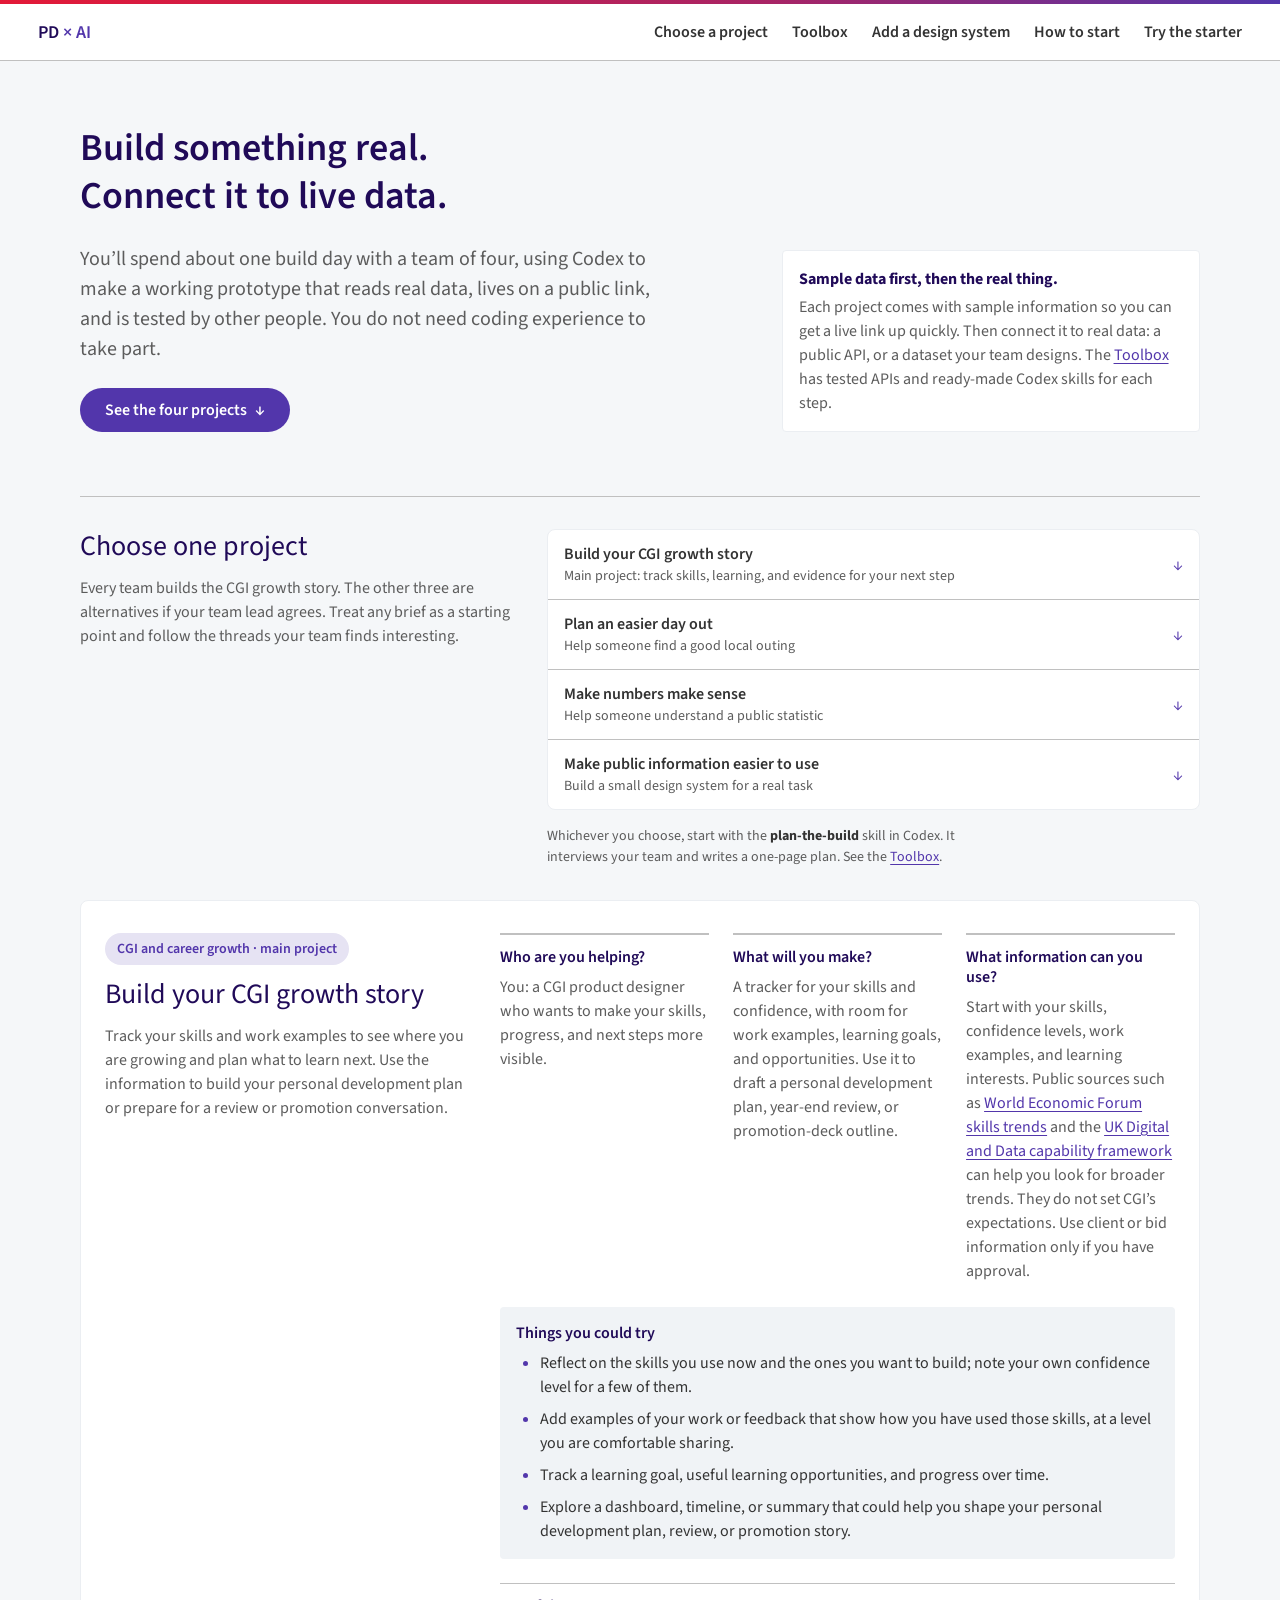
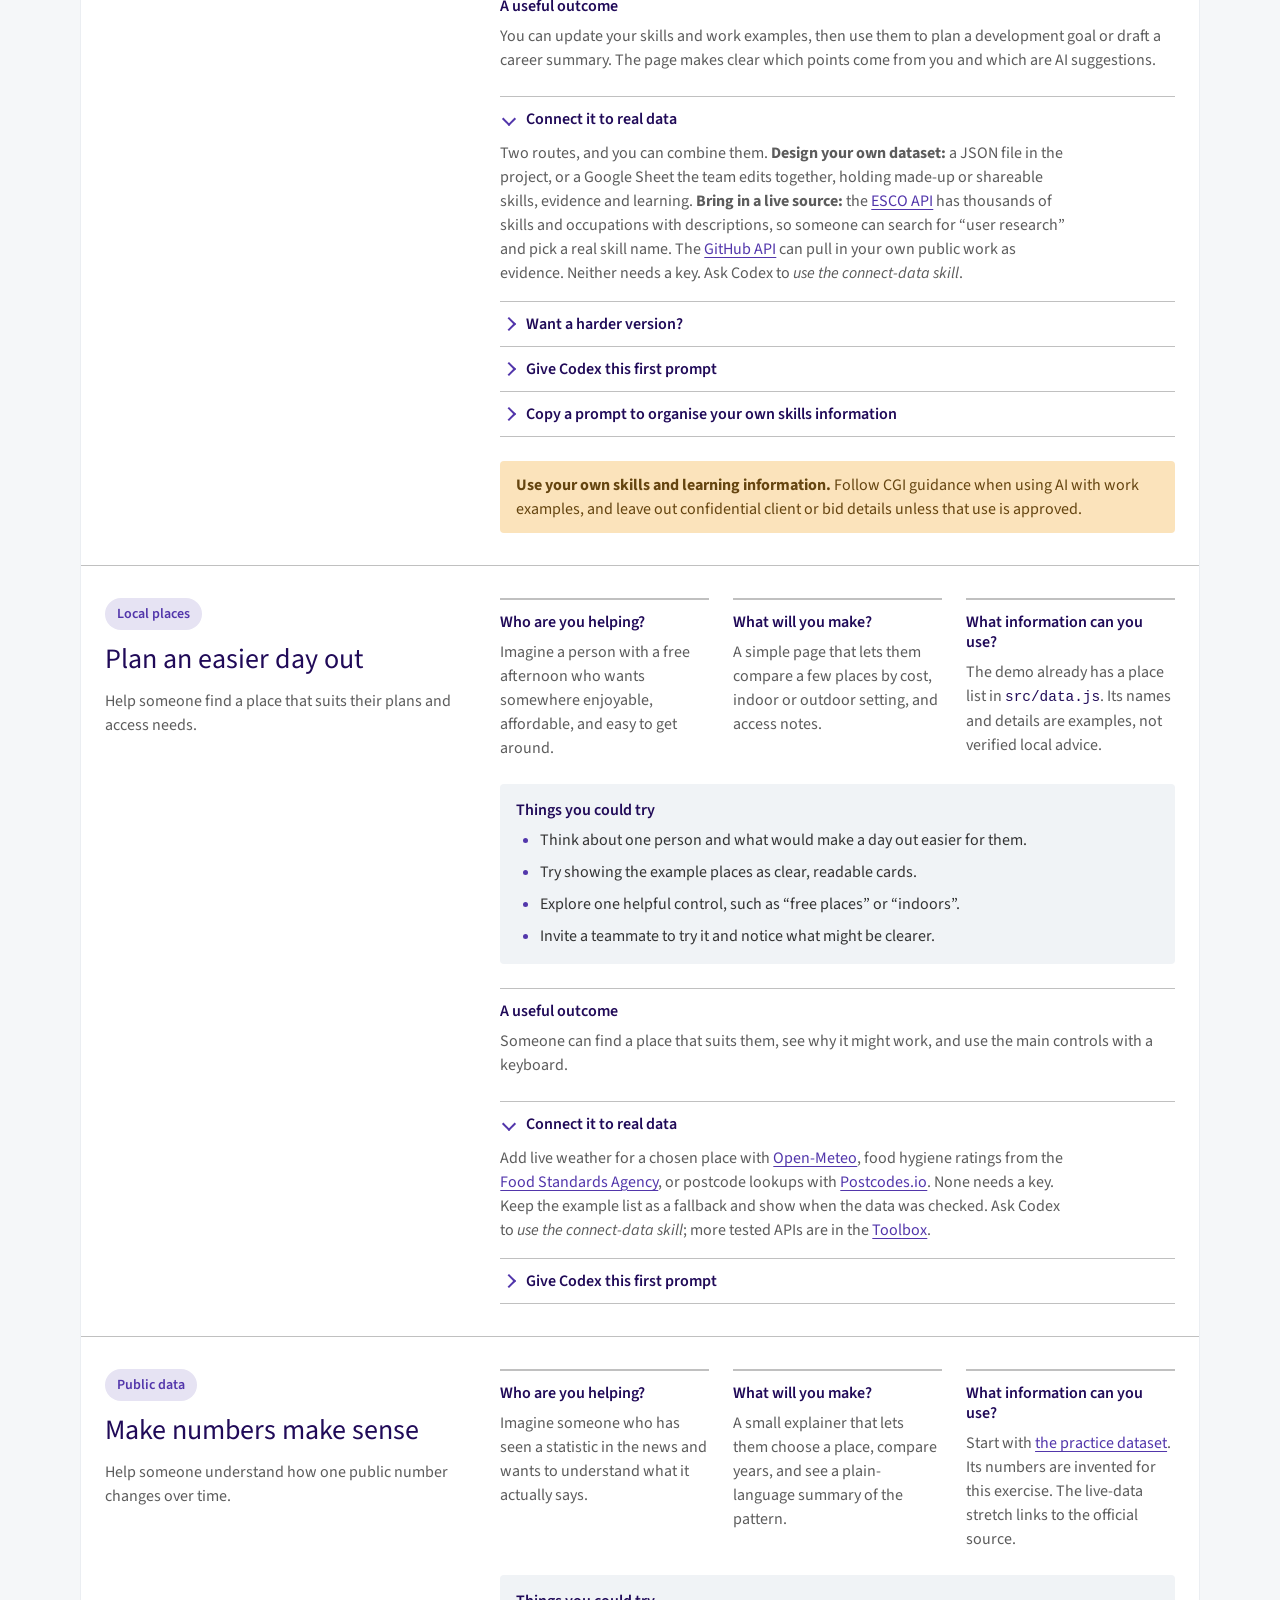
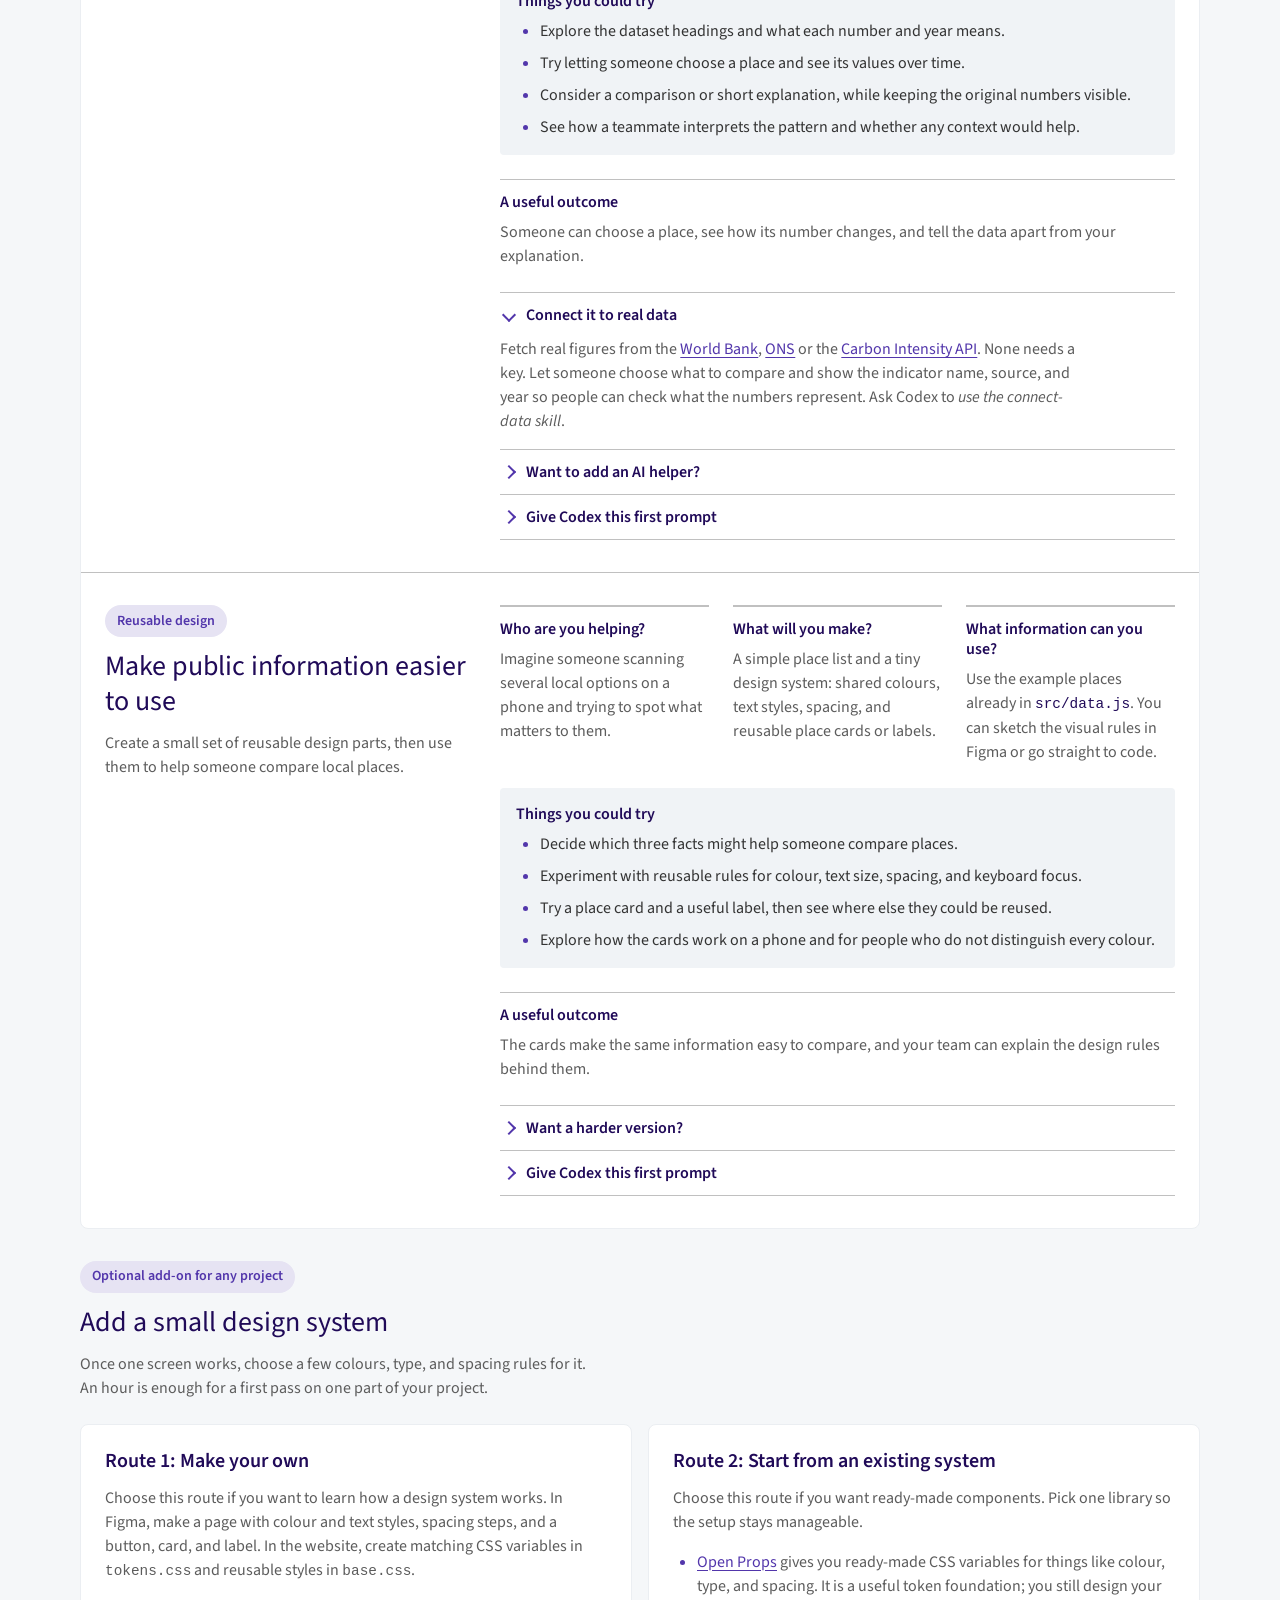
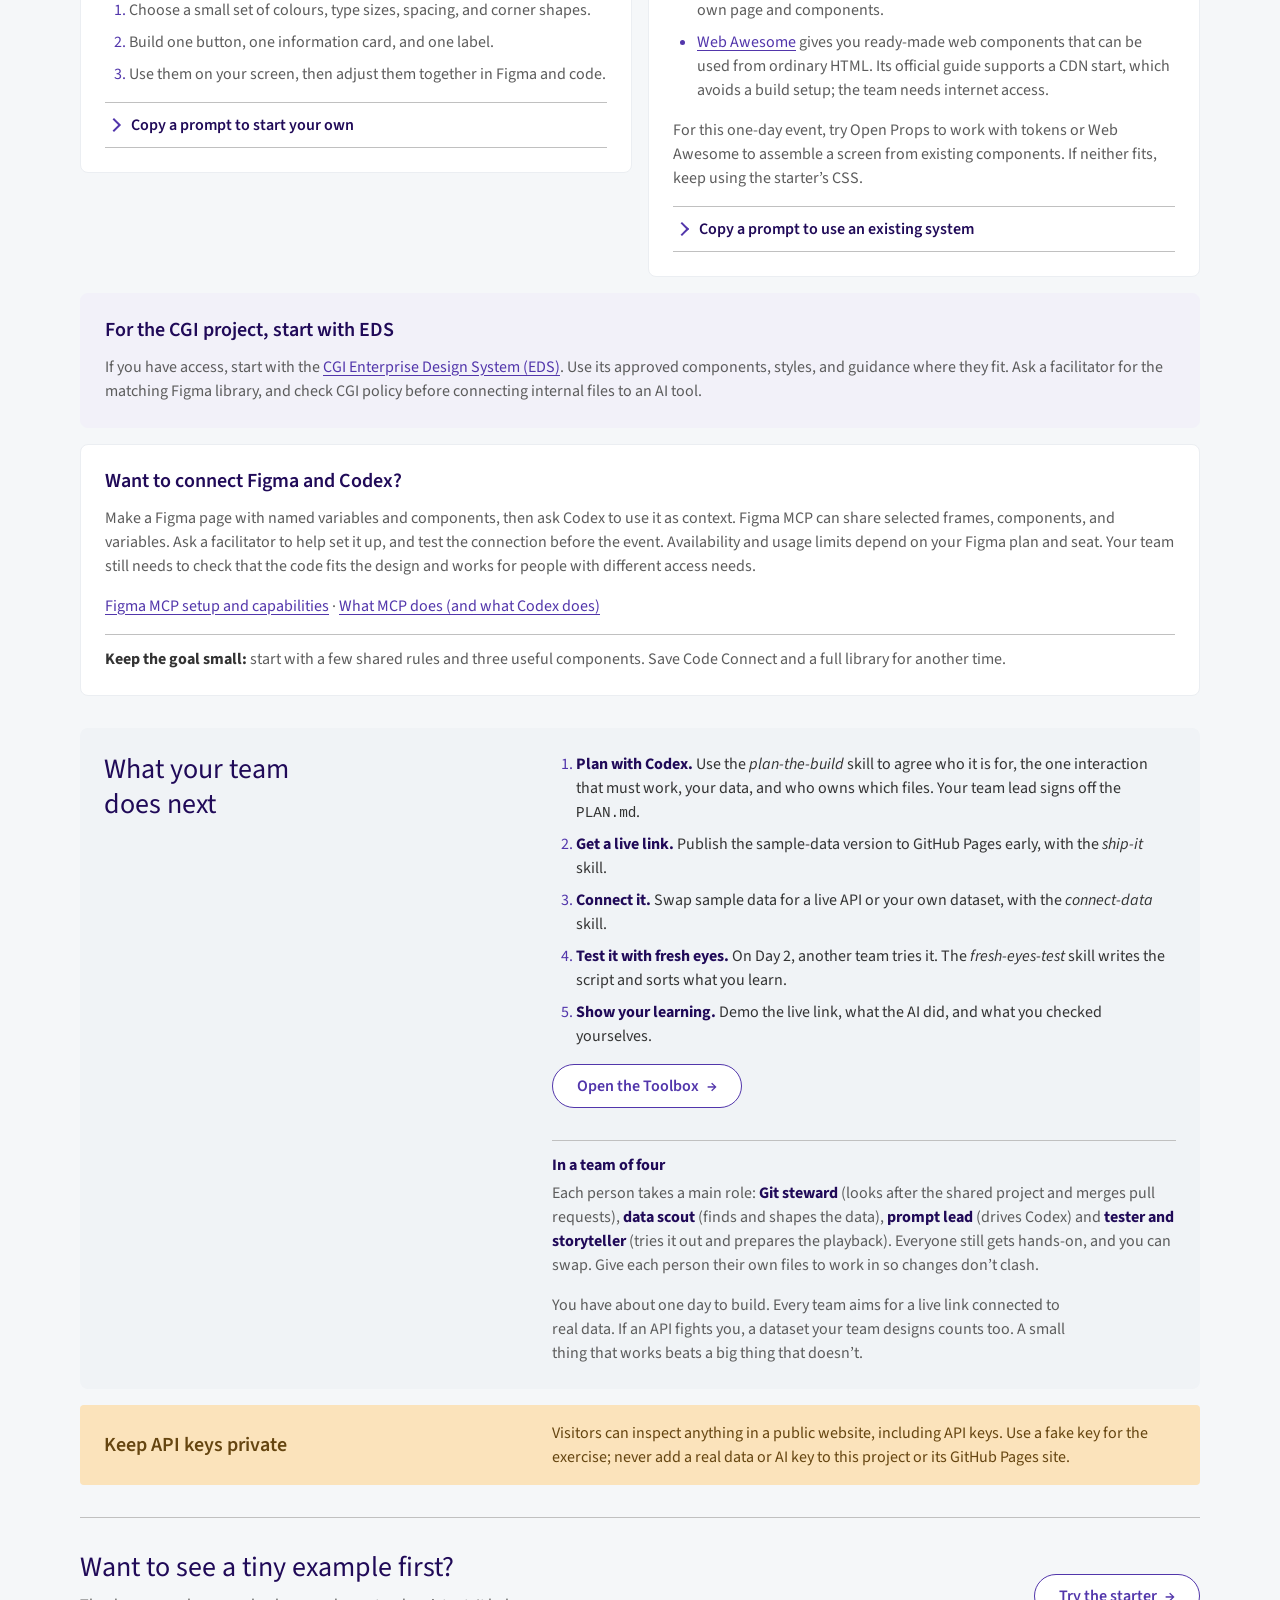
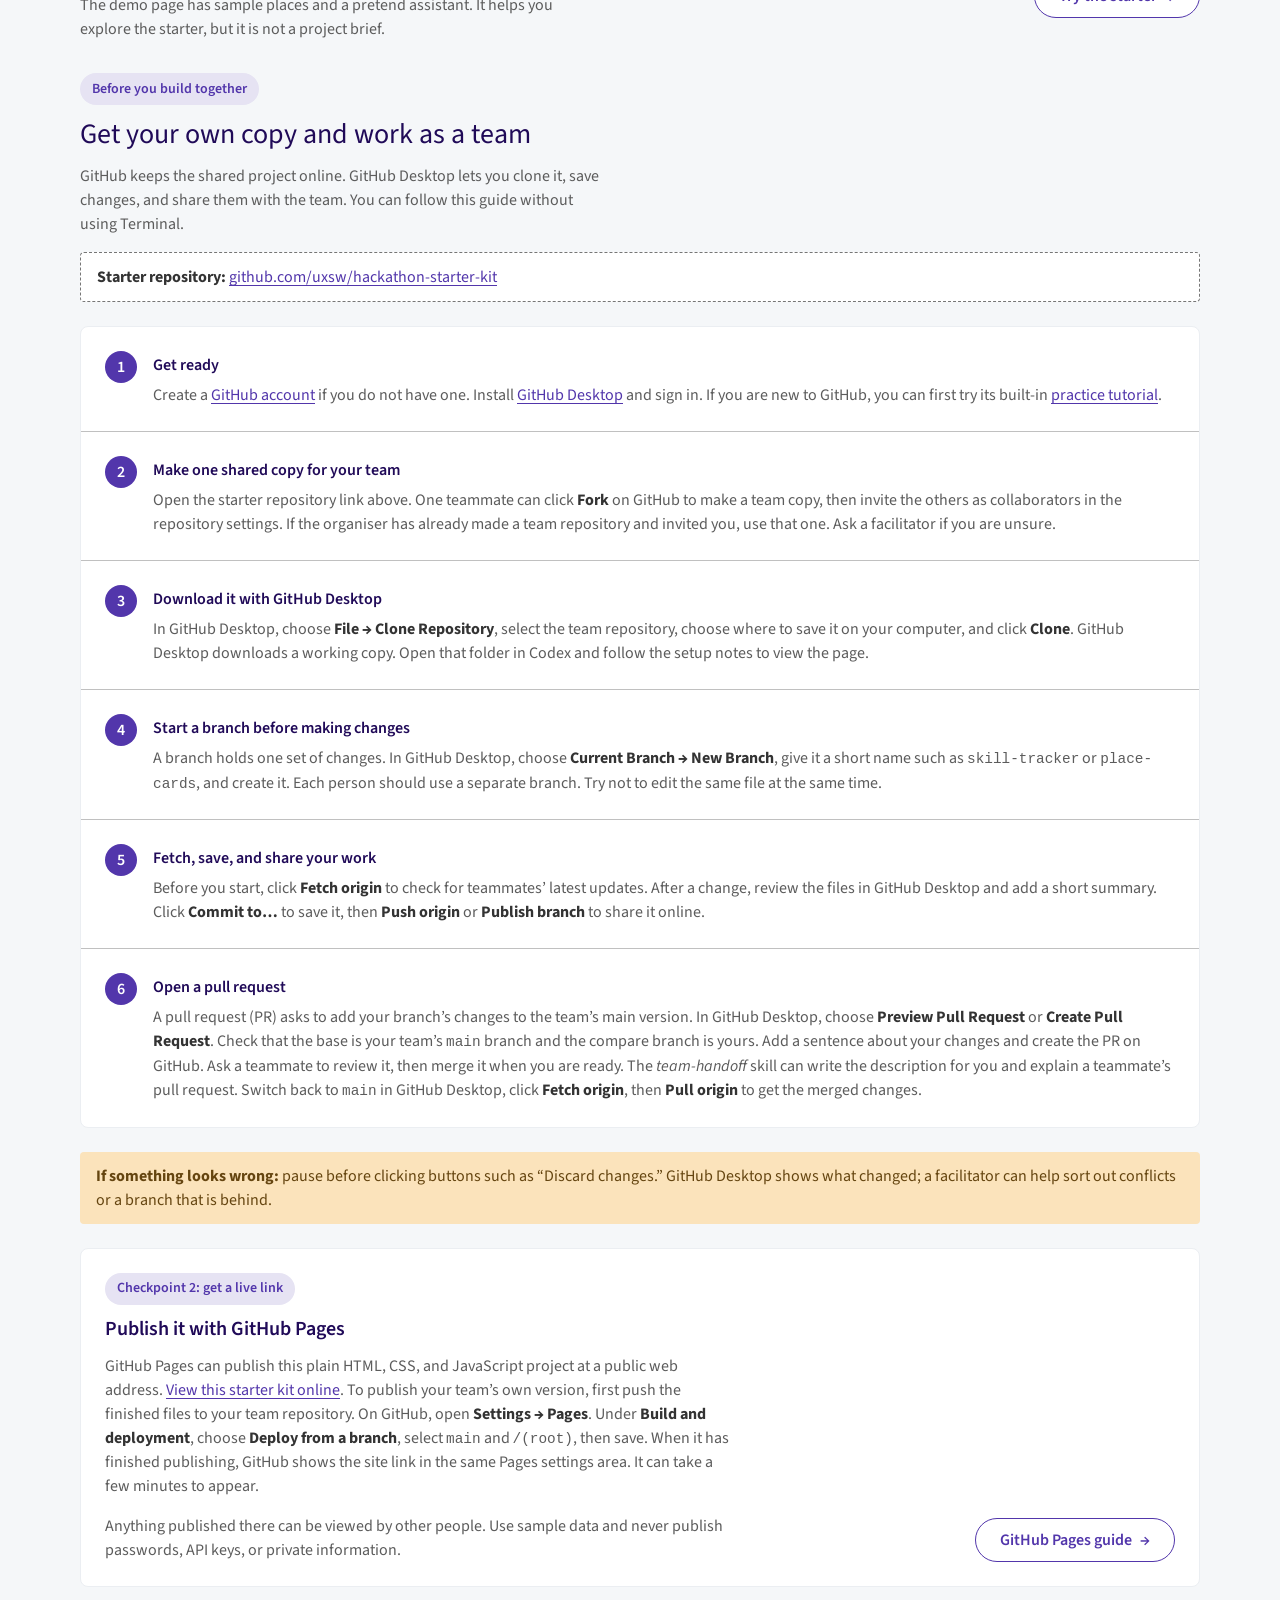
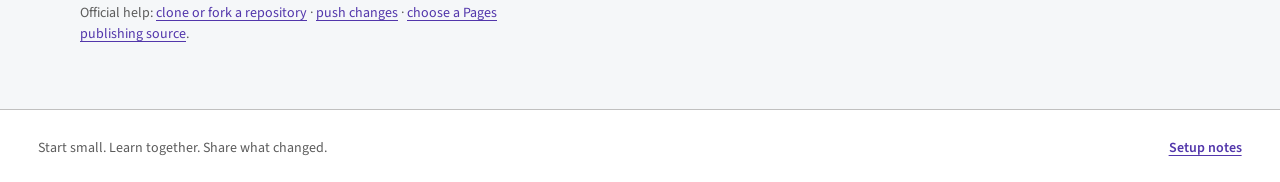
<file: index.html>
<!doctype html>
<html lang="en">
  <head>
    <meta charset="utf-8">
    <meta name="viewport" content="width=device-width, initial-scale=1">
    <meta name="description" content="Plan, build and publish a working prototype that uses real data, with your team and Codex.">
    <title>Start here: Product Design AI Hackathon</title>
    <link rel="preconnect" href="https://fonts.googleapis.com">
    <link rel="preconnect" href="https://fonts.gstatic.com" crossorigin>
    <link rel="stylesheet" href="https://fonts.googleapis.com/css2?family=Source+Sans+3:wght@400;600&display=swap">
    <link rel="stylesheet" href="./tokens.css">
    <link rel="stylesheet" href="./base.css">
    <link rel="stylesheet" href="./home.css">
  </head>
  <body>
    <a class="skip-link" href="#main">Skip to the projects</a>
    <header class="site-header">
      <a class="wordmark" href="./">PD <span>× AI</span></a>
      <nav class="header-nav" aria-label="Main navigation">
        <a href="#projects">Choose a project</a>
        <a href="./toolbox.html">Toolbox</a>
        <a href="#design-system-layer">Add a design system</a>
        <a href="#how-to-start">How to start</a>
        <a class="nav-try" href="./playground.html">Try the starter</a>
      </nav>
    </header>
    <main id="main" class="participant-page">
      <section class="welcome" aria-labelledby="welcome-title">
        <div class="welcome-copy">
          <h1 id="welcome-title">Build something real.<br>Connect it to live data.</h1>
          <p class="welcome-lede">You’ll spend about one build day with a team of four, using Codex to make a working prototype that reads real data, lives on a public link, and is tested by other people. You do not need coding experience to take part.</p>
          <a class="button button-primary welcome-button" href="#projects">See the four projects <span aria-hidden="true">↓</span></a>
        </div>
        <aside class="welcome-note">
          <strong>Sample data first, then the real thing.</strong>
          <p>Each project comes with sample information so you can get a live link up quickly. Then connect it to real data: a public API, or a dataset your team designs. The <a href="./toolbox.html">Toolbox</a> has tested APIs and ready-made Codex skills for each step.</p>
        </aside>
      </section>

      <section class="project-chooser" id="projects" aria-labelledby="projects-title">
        <div class="section-lead">
          <h2 id="projects-title">Choose one project</h2>
          <p>Every team builds the CGI growth story. The other three are alternatives if your team lead agrees. Treat any brief as a starting point and follow the threads your team finds interesting.</p>
        </div>
        <nav class="project-index" aria-label="Project briefs">
          <a href="#project-career"><span>Build your CGI growth story</span><small>Main project: track skills, learning, and evidence for your next step</small><span class="index-arrow" aria-hidden="true">↓</span></a>
          <a href="#project-outing"><span>Plan an easier day out</span><small>Help someone find a good local outing</small><span class="index-arrow" aria-hidden="true">↓</span></a>
          <a href="#project-numbers"><span>Make numbers make sense</span><small>Help someone understand a public statistic</small><span class="index-arrow" aria-hidden="true">↓</span></a>
          <a href="#project-system"><span>Make public information easier to use</span><small>Build a small design system for a real task</small><span class="index-arrow" aria-hidden="true">↓</span></a>
        </nav>
        <p class="chooser-help">Whichever you choose, start with the <strong>plan-the-build</strong> skill in Codex. It interviews your team and writes a one-page plan. See the <a href="./toolbox.html#plan">Toolbox</a>.</p>
      </section>

      <section class="project-briefs" aria-label="Detailed project instructions">
        <article class="project-brief" id="project-career" aria-labelledby="career-title">
          <div class="brief-heading"><p class="brief-label">CGI and career growth · main project</p><h2 id="career-title">Build your CGI growth story</h2><p class="brief-summary">Track your skills and work examples to see where you are growing and plan what to learn next. Use the information to build your personal development plan or prepare for a review or promotion conversation.</p></div>
          <div class="brief-body">
            <div class="brief-facts">
              <div><h3>Who are you helping?</h3><p>You: a CGI product designer who wants to make your skills, progress, and next steps more visible.</p></div>
              <div><h3>What will you make?</h3><p>A tracker for your skills and confidence, with room for work examples, learning goals, and opportunities. Use it to draft a personal development plan, year-end review, or promotion-deck outline.</p></div>
              <div><h3>What information can you use?</h3><p>Start with your skills, confidence levels, work examples, and learning interests. Public sources such as <a href="https://www.weforum.org/publications/the-future-of-jobs-report-2025/3-skills-outlook">World Economic Forum skills trends</a> and the <a href="https://understand-digital-data-roles-skills.service.gov.uk/skills/">UK Digital and Data capability framework</a> can help you look for broader trends. They do not set CGI’s expectations. Use client or bid information only if you have approval.</p></div>
            </div>
            <div class="brief-steps"><h3>Things you could try</h3><ul><li>Reflect on the skills you use now and the ones you want to build; note your own confidence level for a few of them.</li><li>Add examples of your work or feedback that show how you have used those skills, at a level you are comfortable sharing.</li><li>Track a learning goal, useful learning opportunities, and progress over time.</li><li>Explore a dashboard, timeline, or summary that could help you shape your personal development plan, review, or promotion story.</li></ul></div>
            <div class="brief-finish"><h3>A useful outcome</h3><p>You can update your skills and work examples, then use them to plan a development goal or draft a career summary. The page makes clear which points come from you and which are AI suggestions.</p></div>
            <details class="stretch" open><summary>Connect it to real data</summary><p>Two routes, and you can combine them. <strong>Design your own dataset:</strong> a JSON file in the project, or a Google Sheet the team edits together, holding made-up or shareable skills, evidence and learning. <strong>Bring in a live source:</strong> the <a href="https://esco.ec.europa.eu/en/use-esco/use-esco-services-api">ESCO API</a> has thousands of skills and occupations with descriptions, so someone can search for “user research” and pick a real skill name. The <a href="https://docs.github.com/en/rest">GitHub API</a> can pull in your own public work as evidence. Neither needs a key. Ask Codex to <em>use the connect-data skill</em>.</p></details>
            <details class="stretch"><summary>Want a harder version?</summary><p>Turn the draft review into a promotion-deck outline, using a structure supplied by your facilitator if one is available. The exercise does not include CGI’s official promotion format. Do not invent achievements or use real review, client, or bid information in an unapproved AI tool.</p></details>
            <details class="prompt-details"><summary>Give Codex this first prompt</summary><div class="prompt-box"><pre><code>Help me prototype a skills and learning tracker for my own development as a CGI product designer. First inspect the project and explain how its page and data work. Do not edit yet. Suggest the smallest useful screen for recording my skills, self-assessed confidence, examples of work, and one learning goal, then shaping a draft year-end review outline from information I enter. Do not invent skills, achievements, or evidence. Keep my information separate from AI suggestions. Use plain HTML, CSS, and JavaScript. Start with a small JSON file of made-up example data; we will connect a live skills source such as the ESCO API later. Do not connect to internal CGI systems or a live AI service.</code></pre><button class="copy-button" type="button" data-copy="prompt-career">Copy prompt</button><span class="copy-status" role="status" aria-live="polite"></span></div></details>
            <details class="prompt-details"><summary>Copy a prompt to organise your own skills information</summary><div class="prompt-box"><pre><code>Help me organise information I choose to provide into a skills profile with skill, my confidence level, work example or feedback, learning goal, and progress. Ask me questions rather than filling in missing details. Use only information I provide; do not invent achievements, evidence, or skill ratings. Keep public industry trends separate from CGI-specific expectations, and do not include client or bid details unless I confirm they are approved for this use. First suggest a simple data structure and wait for my input.</code></pre><button class="copy-button" type="button" data-copy="prompt-career-data">Copy prompt</button><span class="copy-status" role="status" aria-live="polite"></span></div></details>
            <p class="career-privacy"><strong>Use your own skills and learning information.</strong> Follow CGI guidance when using AI with work examples, and leave out confidential client or bid details unless that use is approved.</p>
          </div>
        </article>
        <article class="project-brief" id="project-outing" aria-labelledby="outing-title">
          <div class="brief-heading"><p class="brief-label">Local places</p><h2 id="outing-title">Plan an easier day out</h2><p class="brief-summary">Help someone find a place that suits their plans and access needs.</p></div>
          <div class="brief-body">
            <div class="brief-facts">
              <div><h3>Who are you helping?</h3><p>Imagine a person with a free afternoon who wants somewhere enjoyable, affordable, and easy to get around.</p></div>
              <div><h3>What will you make?</h3><p>A simple page that lets them compare a few places by cost, indoor or outdoor setting, and access notes.</p></div>
              <div><h3>What information can you use?</h3><p>The demo already has a place list in <code>src/data.js</code>. Its names and details are examples, not verified local advice.</p></div>
            </div>
            <div class="brief-steps"><h3>Things you could try</h3><ul><li>Think about one person and what would make a day out easier for them.</li><li>Try showing the example places as clear, readable cards.</li><li>Explore one helpful control, such as “free places” or “indoors”.</li><li>Invite a teammate to try it and notice what might be clearer.</li></ul></div>
            <div class="brief-finish"><h3>A useful outcome</h3><p>Someone can find a place that suits them, see why it might work, and use the main controls with a keyboard.</p></div>
            <details class="stretch" open><summary>Connect it to real data</summary><p>Add live weather for a chosen place with <a href="https://open-meteo.com/en/docs">Open-Meteo</a>, food hygiene ratings from the <a href="https://api.ratings.food.gov.uk/help">Food Standards Agency</a>, or postcode lookups with <a href="https://postcodes.io/">Postcodes.io</a>. None needs a key. Keep the example list as a fallback and show when the data was checked. Ask Codex to <em>use the connect-data skill</em>; more tested APIs are in the <a href="./toolbox.html#apis">Toolbox</a>.</p></details>
            <details class="prompt-details"><summary>Give Codex this first prompt</summary><div class="prompt-box"><pre><code>You are helping my hackathon team make a simple day-out planner. First inspect the project and explain which files control the page and the sample places. Do not change files yet. Then suggest the smallest first change: show the places as clear cards with their cost and access notes. We are beginners, so use plain HTML, CSS, and JavaScript, keep the page keyboard-accessible, and start with the sample data. We will connect live data in a later step.</code></pre><button class="copy-button" type="button" data-copy="prompt-outing">Copy prompt</button><span class="copy-status" role="status" aria-live="polite"></span></div></details>
          </div>
        </article>


        <article class="project-brief" id="project-numbers" aria-labelledby="numbers-title">
          <div class="brief-heading"><p class="brief-label">Public data</p><h2 id="numbers-title">Make numbers make sense</h2><p class="brief-summary">Help someone understand how one public number changes over time.</p></div>
          <div class="brief-body">
            <div class="brief-facts">
              <div><h3>Who are you helping?</h3><p>Imagine someone who has seen a statistic in the news and wants to understand what it actually says.</p></div>
              <div><h3>What will you make?</h3><p>A small explainer that lets them choose a place, compare years, and see a plain-language summary of the pattern.</p></div>
              <div><h3>What information can you use?</h3><p>Start with <a href="./data/population-sample.csv">the practice dataset</a>. Its numbers are invented for this exercise. The live-data stretch links to the official source.</p></div>
            </div>
            <div class="brief-steps"><h3>Things you could try</h3><ul><li>Explore the dataset headings and what each number and year means.</li><li>Try letting someone choose a place and see its values over time.</li><li>Consider a comparison or short explanation, while keeping the original numbers visible.</li><li>See how a teammate interprets the pattern and whether any context would help.</li></ul></div>
            <div class="brief-finish"><h3>A useful outcome</h3><p>Someone can choose a place, see how its number changes, and tell the data apart from your explanation.</p></div>
            <details class="stretch" open><summary>Connect it to real data</summary><p>Fetch real figures from the <a href="https://datahelpdesk.worldbank.org/knowledgebase/articles/889392">World Bank</a>, <a href="https://developer.ons.gov.uk/">ONS</a> or the <a href="https://carbon-intensity.github.io/api-definitions/">Carbon Intensity API</a>. None needs a key. Let someone choose what to compare and show the indicator name, source, and year so people can check what the numbers represent. Ask Codex to <em>use the connect-data skill</em>.</p></details>
            <details class="stretch"><summary>Want to add an AI helper?</summary><p>Prototype a chat box that answers questions about the numbers currently on screen. The supplied demo is a mock, not a live AI. Never put a real model key in this public website.</p></details>
            <details class="prompt-details"><summary>Give Codex this first prompt</summary><div class="prompt-box"><pre><code>Help my team build a simple public-data explainer. First inspect the project and the file data/population-sample.csv. Explain what a row and column mean in plain language; do not edit yet. Then suggest a first screen where a person chooses a place and compares its values by year. Keep the source and the fact that these are practice numbers visible. Use plain HTML, CSS, and JavaScript. Start with the practice data; we will connect a live source in a later step.</code></pre><button class="copy-button" type="button" data-copy="prompt-numbers">Copy prompt</button><span class="copy-status" role="status" aria-live="polite"></span></div></details>
          </div>
        </article>

        <article class="project-brief" id="project-system" aria-labelledby="system-title">
          <div class="brief-heading"><p class="brief-label">Reusable design</p><h2 id="system-title">Make public information easier to use</h2><p class="brief-summary">Create a small set of reusable design parts, then use them to help someone compare local places.</p></div>
          <div class="brief-body">
            <div class="brief-facts">
              <div><h3>Who are you helping?</h3><p>Imagine someone scanning several local options on a phone and trying to spot what matters to them.</p></div>
              <div><h3>What will you make?</h3><p>A simple place list and a tiny design system: shared colours, text styles, spacing, and reusable place cards or labels.</p></div>
              <div><h3>What information can you use?</h3><p>Use the example places already in <code>src/data.js</code>. You can sketch the visual rules in Figma or go straight to code.</p></div>
            </div>
            <div class="brief-steps"><h3>Things you could try</h3><ul><li>Decide which three facts might help someone compare places.</li><li>Experiment with reusable rules for colour, text size, spacing, and keyboard focus.</li><li>Try a place card and a useful label, then see where else they could be reused.</li><li>Explore how the cards work on a phone and for people who do not distinguish every colour.</li></ul></div>
            <div class="brief-finish"><h3>A useful outcome</h3><p>The cards make the same information easy to compare, and your team can explain the design rules behind them.</p></div>
            <details class="stretch"><summary>Want a harder version?</summary><p>Create the colour and text styles as Figma variables, then use Figma MCP to bring the design context into Codex. MCP is an optional connection between an AI tool and another service; ask a facilitator for setup help.</p></details>
            <details class="prompt-details"><summary>Give Codex this first prompt</summary><div class="prompt-box"><pre><code>Help my team turn the example places into a clear, reusable interface. First inspect the project and explain where its colours and spacing are defined. Do not edit yet. We want to define a small set of design tokens, make one reusable place card, and use it for every place. Keep the page readable, keyboard-accessible, and easy to use on a phone. Explain changes in beginner-friendly language.</code></pre><button class="copy-button" type="button" data-copy="prompt-system">Copy prompt</button><span class="copy-status" role="status" aria-live="polite"></span></div></details>
          </div>
        </article>
      </section>

      <section class="design-layer" id="design-system-layer" aria-labelledby="design-layer-title">
        <div class="design-layer-intro">
          <p class="brief-label">Optional add-on for any project</p>
          <h2 id="design-layer-title">Add a small design system</h2>
          <p>Once one screen works, choose a few colours, type, and spacing rules for it. An hour is enough for a first pass on one part of your project.</p>
        </div>
        <div class="design-layer-choices">
          <article>
            <h3>Route 1: Make your own</h3>
            <p>Choose this route if you want to learn how a design system works. In Figma, make a page with colour and text styles, spacing steps, and a button, card, and label. In the website, create matching CSS variables in <code>tokens.css</code> and reusable styles in <code>base.css</code>.</p>
            <ol>
              <li>Choose a small set of colours, type sizes, spacing, and corner shapes.</li>
              <li>Build one button, one information card, and one label.</li>
              <li>Use them on your screen, then adjust them together in Figma and code.</li>
            </ol>
            <details class="prompt-details">
              <summary>Copy a prompt to start your own</summary>
              <div class="prompt-box"><pre><code>Help us create a tiny design system for this project, not a full company-wide system. First inspect the existing HTML and CSS and explain what is already there. Then suggest a small set of accessible colour, type, spacing, and focus tokens, plus three reusable parts we need for this screen. Keep it in plain HTML and CSS. Show us the proposed rules before changing files, and explain how we can mirror the same names in Figma variables.</code></pre></div>
            </details>
          </article>
          <article>
            <h3>Route 2: Start from an existing system</h3>
            <p>Choose this route if you want ready-made components. Pick one library so the setup stays manageable.</p>
            <ul>
              <li><a href="https://open-props.style/">Open Props</a> gives you ready-made CSS variables for things like colour, type, and spacing. It is a useful token foundation; you still design your own page and components.</li>
              <li><a href="https://webawesome.com/docs/">Web Awesome</a> gives you ready-made web components that can be used from ordinary HTML. Its official guide supports a CDN start, which avoids a build setup; the team needs internet access.</li>
            </ul>
            <p>For this one-day event, try Open Props to work with tokens or Web Awesome to assemble a screen from existing components. If neither fits, keep using the starter’s CSS.</p>
            <details class="prompt-details">
              <summary>Copy a prompt to use an existing system</summary>
              <div class="prompt-box"><pre><code>Help us improve this screen using [Open Props / Web Awesome]. First check the official documentation and inspect our current HTML and CSS. Explain what the library gives us and what we still need to design. Propose the smallest change that reuses it without changing our plain HTML, CSS, and JavaScript setup. Keep the data and interactions working, and check keyboard focus and mobile layout.</code></pre></div>
            </details>
          </article>
        </div>
        <aside class="cgi-system-note">
          <h3>For the CGI project, start with EDS</h3>
          <p>If you have access, start with the <a href="https://intranet.ent.cgi.com/sites/eds/EDS/index.html#/home">CGI Enterprise Design System (EDS)</a>. Use its approved components, styles, and guidance where they fit. Ask a facilitator for the matching Figma library, and check CGI policy before connecting internal files to an AI tool.</p>
        </aside>
        <aside class="figma-bridge">
          <h3>Want to connect Figma and Codex?</h3>
          <p>Make a Figma page with named variables and components, then ask Codex to use it as context. Figma MCP can share selected frames, components, and variables. Ask a facilitator to help set it up, and test the connection before the event. Availability and usage limits depend on your Figma plan and seat. Your team still needs to check that the code fits the design and works for people with different access needs.</p>
          <p><a href="https://developers.figma.com/docs/figma-mcp-server/">Figma MCP setup and capabilities</a> · <a href="https://developers.figma.com/docs/figma-mcp-server/mcp-vs-agent/">What MCP does (and what Codex does)</a></p>
          <p class="design-layer-note"><strong>Keep the goal small:</strong> start with a few shared rules and three useful components. Save Code Connect and a full library for another time.</p>
        </aside>
      </section>

      <section class="start-steps" id="how-to-start" aria-labelledby="start-title">
        <h2 id="start-title">What your team does next</h2>
        <ol><li><strong>Plan with Codex.</strong> Use the <em>plan-the-build</em> skill to agree who it is for, the one interaction that must work, your data, and who owns which files. Your team lead signs off the <code>PLAN.md</code>.</li><li><strong>Get a live link.</strong> Publish the sample-data version to GitHub Pages early, with the <em>ship-it</em> skill.</li><li><strong>Connect it.</strong> Swap sample data for a live API or your own dataset, with the <em>connect-data</em> skill.</li><li><strong>Test it with fresh eyes.</strong> On Day 2, another team tries it. The <em>fresh-eyes-test</em> skill writes the script and sorts what you learn.</li><li><strong>Show your learning.</strong> Demo the live link, what the AI did, and what you checked yourselves.</li></ol><p><a class="button button-outline" href="./toolbox.html">Open the Toolbox <span aria-hidden="true">→</span></a></p>
        <div class="team-start"><strong>In a team of four</strong><p>Each person takes a main role: <strong>Git steward</strong> (looks after the shared project and merges pull requests), <strong>data scout</strong> (finds and shapes the data), <strong>prompt lead</strong> (drives Codex) and <strong>tester and storyteller</strong> (tries it out and prepares the playback). Everyone still gets hands-on, and you can swap. Give each person their own files to work in so changes don’t clash.</p></div>
        <p class="start-note">You have about one day to build. Every team aims for a live link connected to real data. If an API fights you, a dataset your team designs counts too. A small thing that works beats a big thing that doesn’t.</p>
      </section>

      <section class="safety-note" aria-labelledby="safety-title">
        <h2 id="safety-title">Keep API keys private</h2>
        <p>Visitors can inspect anything in a public website, including API keys. Use a fake key for the exercise; never add a real data or AI key to this project or its GitHub Pages site.</p>
      </section>

      <section class="try-section" id="demo" aria-labelledby="demo-title">
        <div><h2 id="demo-title">Want to see a tiny example first?</h2><p>The demo page has sample places and a pretend assistant. It helps you explore the starter, but it is not a project brief.</p></div>
        <a class="button button-outline" href="./playground.html">Try the starter <span aria-hidden="true">→</span></a>
      </section>
      <section class="github-guide" id="get-started" aria-labelledby="github-guide-title">
        <p class="brief-label">Before you build together</p>
        <h2 id="github-guide-title">Get your own copy and work as a team</h2>
        <p class="github-intro">GitHub keeps the shared project online. GitHub Desktop lets you clone it, save changes, and share them with the team. You can follow this guide without using Terminal.</p>
        <p class="repo-placeholder"><strong>Starter repository:</strong> <a href="https://github.com/uxsw/hackathon-starter-kit">github.com/uxsw/hackathon-starter-kit</a></p>

        <div class="github-steps">
          <article><span class="github-step-number">1</span><div><h3>Get ready</h3><p>Create a <a href="https://github.com/signup">GitHub account</a> if you do not have one. Install <a href="https://desktop.github.com/">GitHub Desktop</a> and sign in. If you are new to GitHub, you can first try its built-in <a href="https://docs.github.com/en/desktop/overview/creating-your-first-repository-using-github-desktop">practice tutorial</a>.</p></div></article>
          <article><span class="github-step-number">2</span><div><h3>Make one shared copy for your team</h3><p>Open the starter repository link above. One teammate can click <strong>Fork</strong> on GitHub to make a team copy, then invite the others as collaborators in the repository settings. If the organiser has already made a team repository and invited you, use that one. Ask a facilitator if you are unsure.</p></div></article>
          <article><span class="github-step-number">3</span><div><h3>Download it with GitHub Desktop</h3><p>In GitHub Desktop, choose <strong>File → Clone Repository</strong>, select the team repository, choose where to save it on your computer, and click <strong>Clone</strong>. GitHub Desktop downloads a working copy. Open that folder in Codex and follow the setup notes to view the page.</p></div></article>
          <article><span class="github-step-number">4</span><div><h3>Start a branch before making changes</h3><p>A branch holds one set of changes. In GitHub Desktop, choose <strong>Current Branch → New Branch</strong>, give it a short name such as <code>skill-tracker</code> or <code>place-cards</code>, and create it. Each person should use a separate branch. Try not to edit the same file at the same time.</p></div></article>
          <article><span class="github-step-number">5</span><div><h3>Fetch, save, and share your work</h3><p>Before you start, click <strong>Fetch origin</strong> to check for teammates’ latest updates. After a change, review the files in GitHub Desktop and add a short summary. Click <strong>Commit to…</strong> to save it, then <strong>Push origin</strong> or <strong>Publish branch</strong> to share it online.</p></div></article>
          <article><span class="github-step-number">6</span><div><h3>Open a pull request</h3><p>A pull request (PR) asks to add your branch’s changes to the team’s main version. In GitHub Desktop, choose <strong>Preview Pull Request</strong> or <strong>Create Pull Request</strong>. Check that the base is your team’s <code>main</code> branch and the compare branch is yours. Add a sentence about your changes and create the PR on GitHub. Ask a teammate to review it, then merge it when you are ready. The <em>team-handoff</em> skill can write the description for you and explain a teammate’s pull request. Switch back to <code>main</code> in GitHub Desktop, click <strong>Fetch origin</strong>, then <strong>Pull origin</strong> to get the merged changes.</p></div></article>
        </div>
        <p class="github-help"><strong>If something looks wrong:</strong> pause before clicking buttons such as “Discard changes.” GitHub Desktop shows what changed; a facilitator can help sort out conflicts or a branch that is behind.</p>

        <div class="pages-guide">
          <div><p class="brief-label">Checkpoint 2: get a live link</p><h3>Publish it with GitHub Pages</h3><p>GitHub Pages can publish this plain HTML, CSS, and JavaScript project at a public web address. <a href="https://uxsw.github.io/hackathon-starter-kit/">View this starter kit online</a>. To publish your team’s own version, first push the finished files to your team repository. On GitHub, open <strong>Settings → Pages</strong>. Under <strong>Build and deployment</strong>, choose <strong>Deploy from a branch</strong>, select <code>main</code> and <code>/(root)</code>, then save. When it has finished publishing, GitHub shows the site link in the same Pages settings area. It can take a few minutes to appear.</p><p>Anything published there can be viewed by other people. Use sample data and never publish passwords, API keys, or private information.</p></div>
          <a class="button button-outline" href="https://docs.github.com/en/pages/quickstart">GitHub Pages guide <span aria-hidden="true">→</span></a>
        </div>
        <p class="github-official-links">Official help: <a href="https://docs.github.com/en/desktop/adding-and-cloning-repositories/cloning-and-forking-repositories-from-github-desktop">clone or fork a repository</a> · <a href="https://docs.github.com/en/desktop/making-changes-in-a-branch/pushing-changes-to-github-from-github-desktop">push changes</a> · <a href="https://docs.github.com/en/pages/getting-started-with-github-pages/configuring-a-publishing-source-for-your-github-pages-site">choose a Pages publishing source</a>.</p>
      </section>

    </main>
    <footer class="site-footer"><span>Start small. Learn together. Share what changed.</span><a href="./README.md">Setup notes</a></footer>
    <script type="module" src="./src/guide.js"></script>
  </body>
</html>
</file>
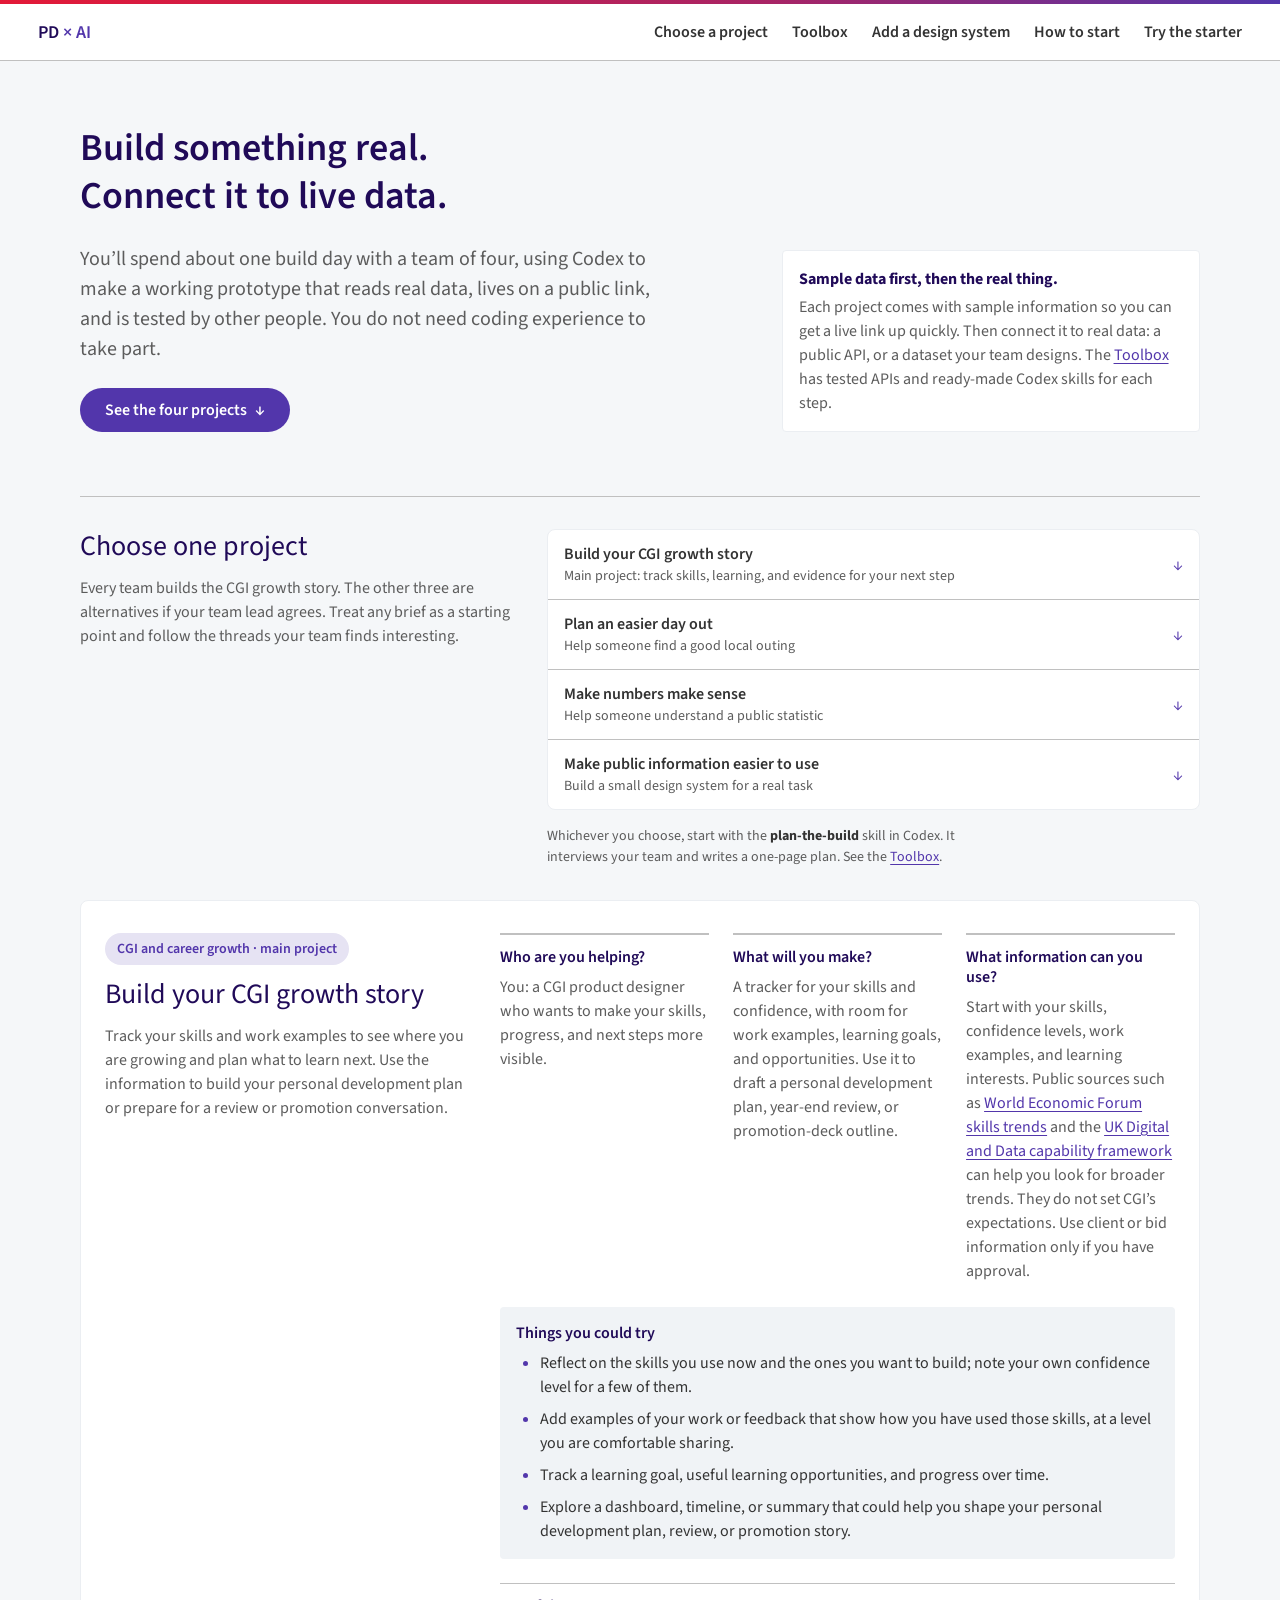
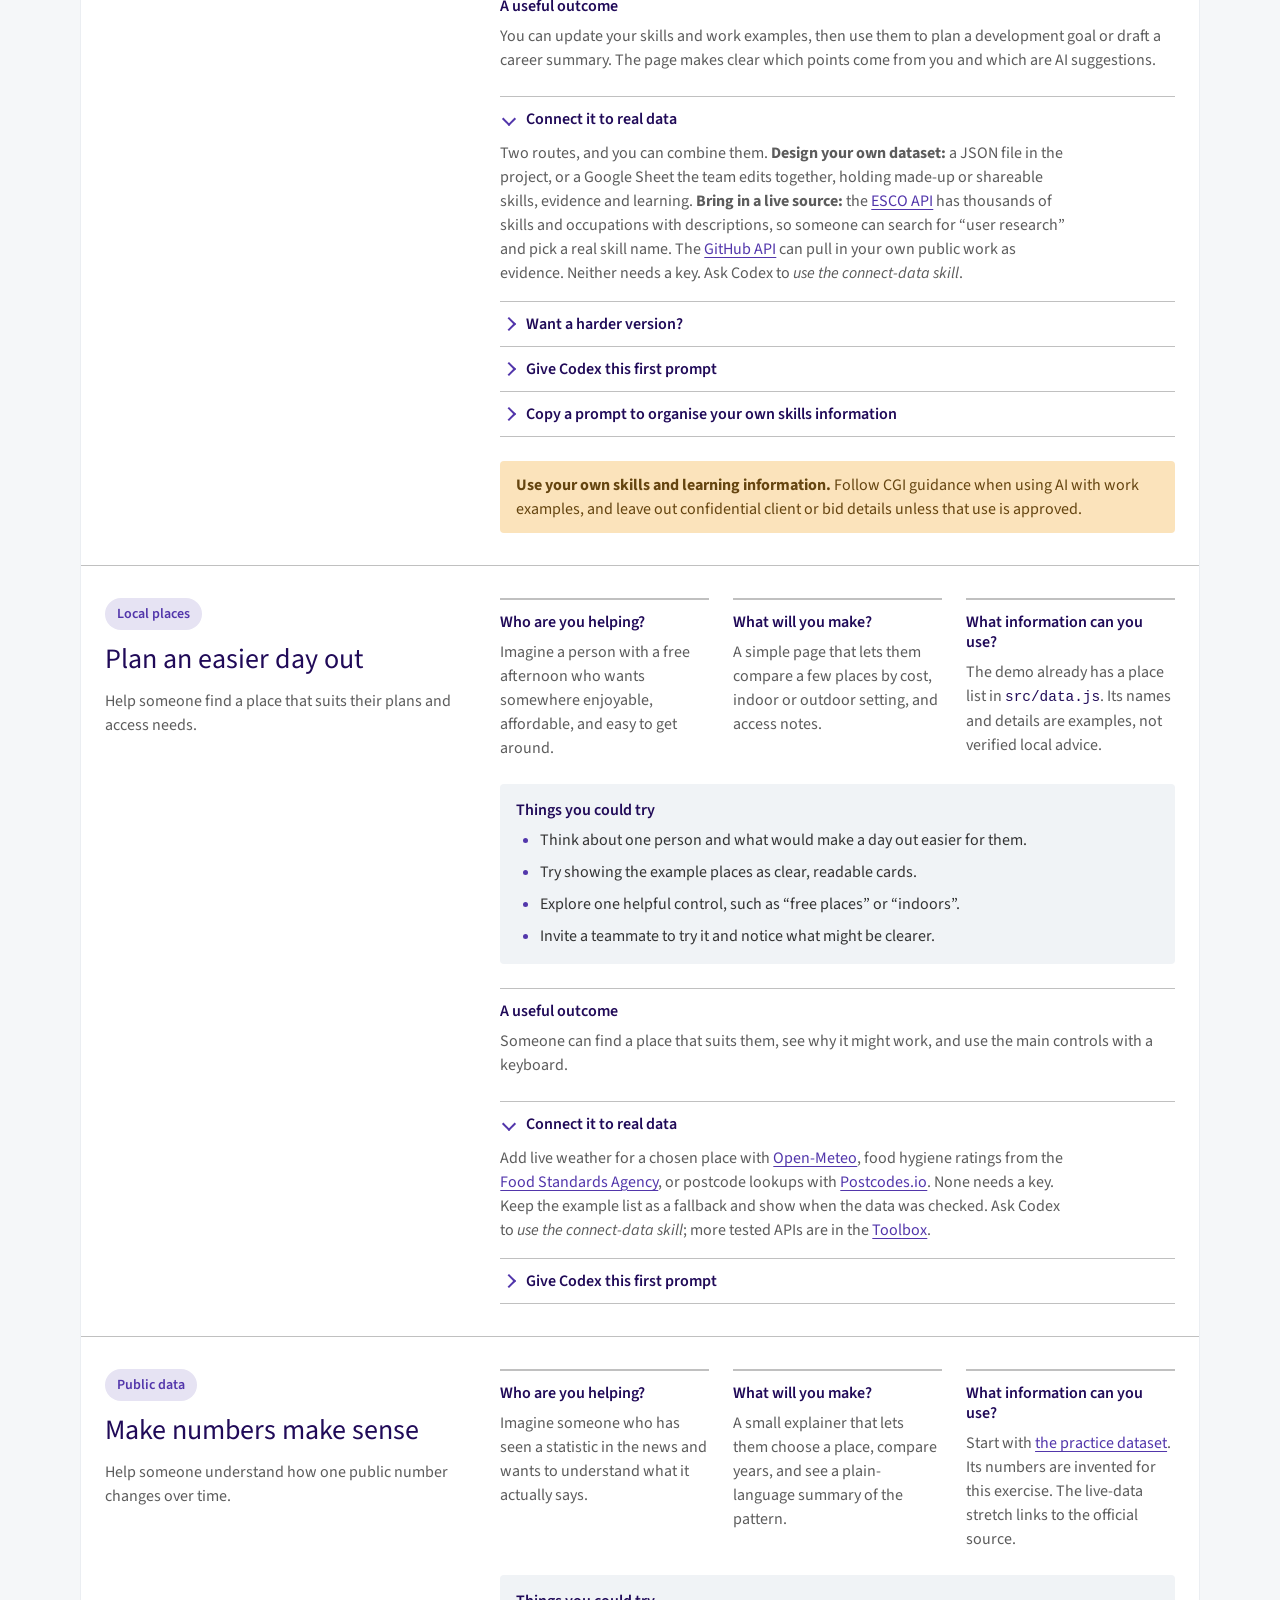
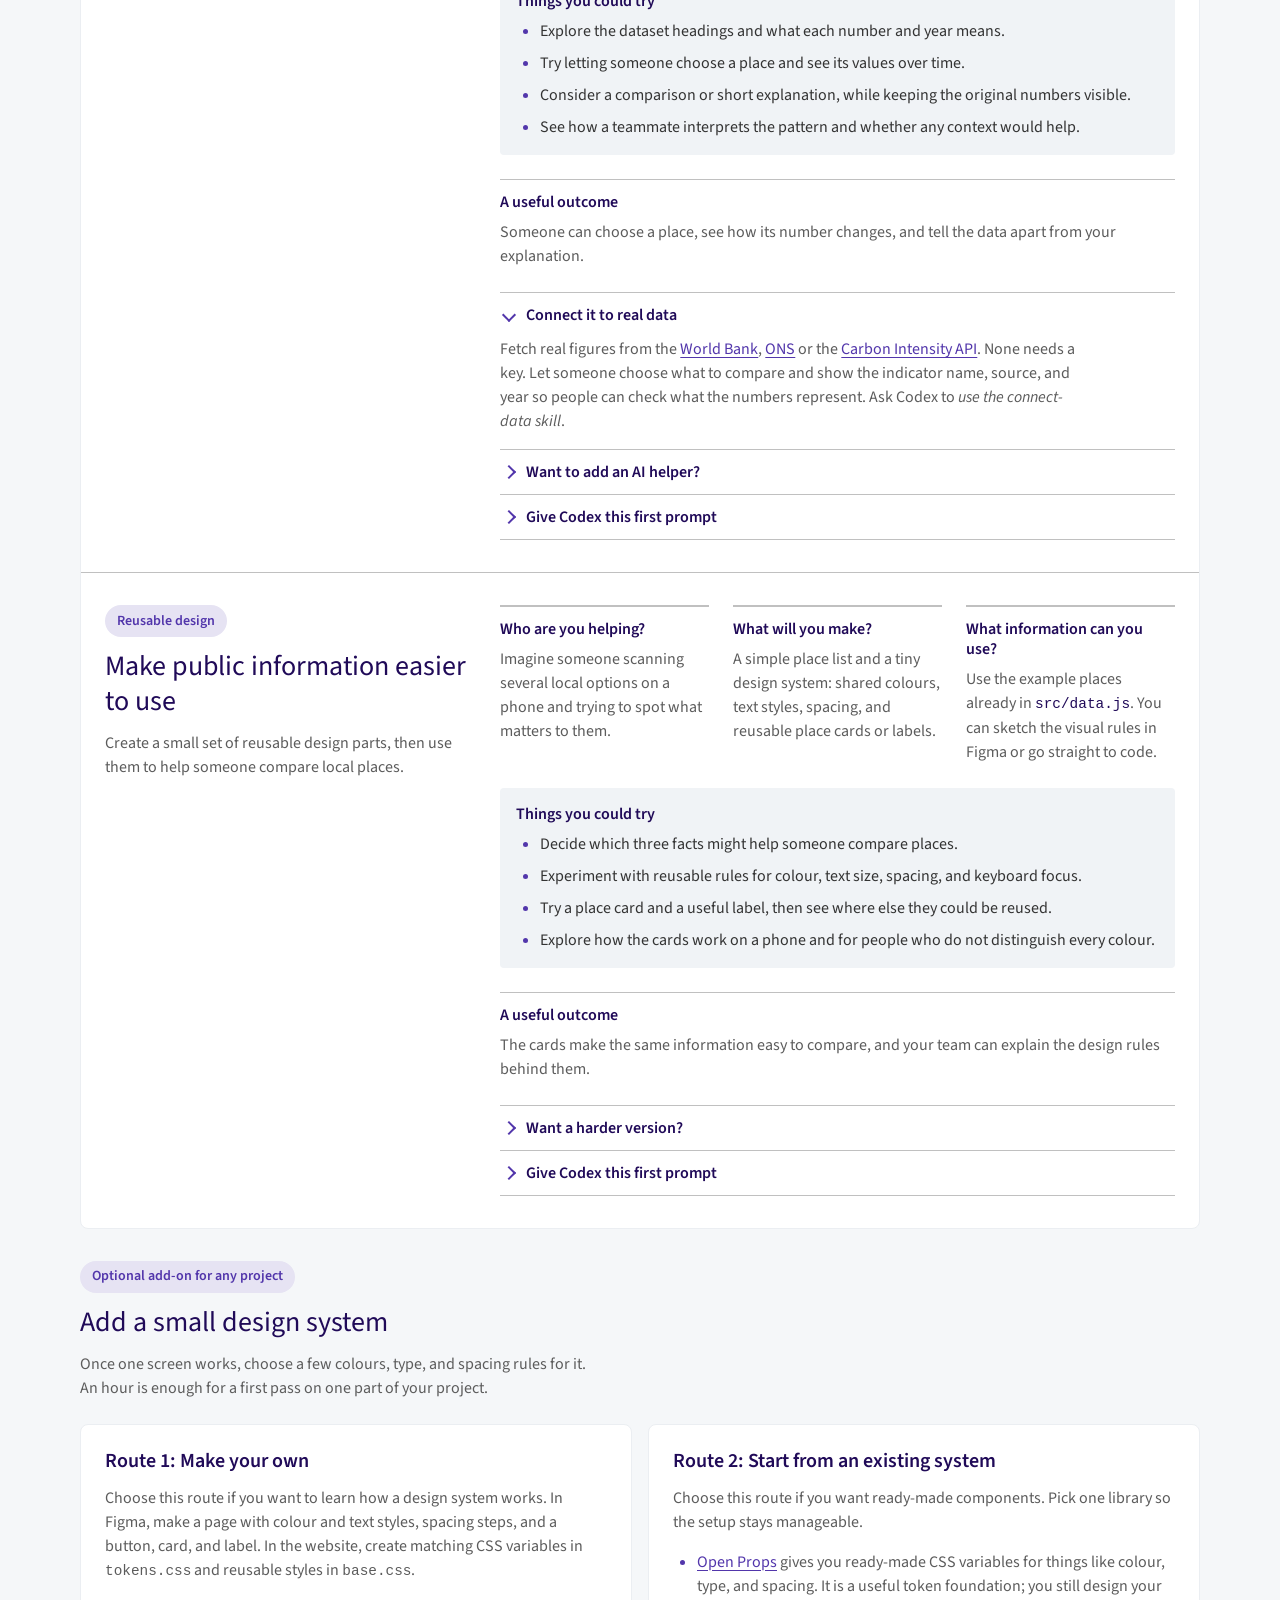
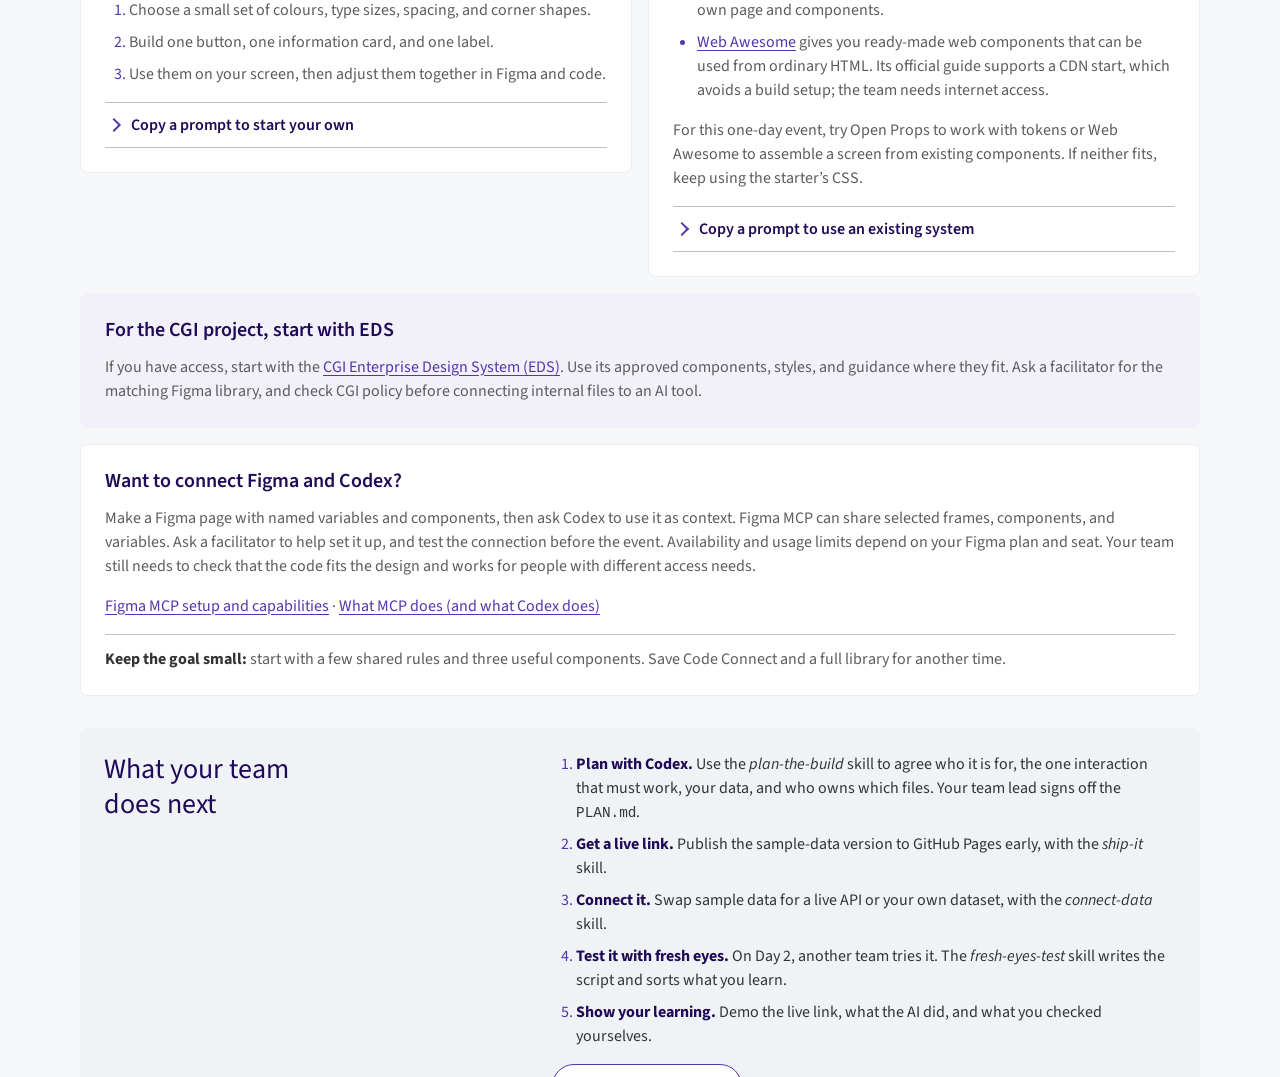
<file: guide.html>
<!doctype html>
<html lang="en">
  <head>
    <meta charset="utf-8">
    <meta name="viewport" content="width=device-width, initial-scale=1">
    <meta http-equiv="refresh" content="0; url=./">
    <title>Start here — Product Design AI Hackathon</title>
    <link rel="canonical" href="./">
  </head>
  <body>
    <p>The participant guide is now the <a href="./">starter home page</a>.</p>
  </body>
</html>
</file>
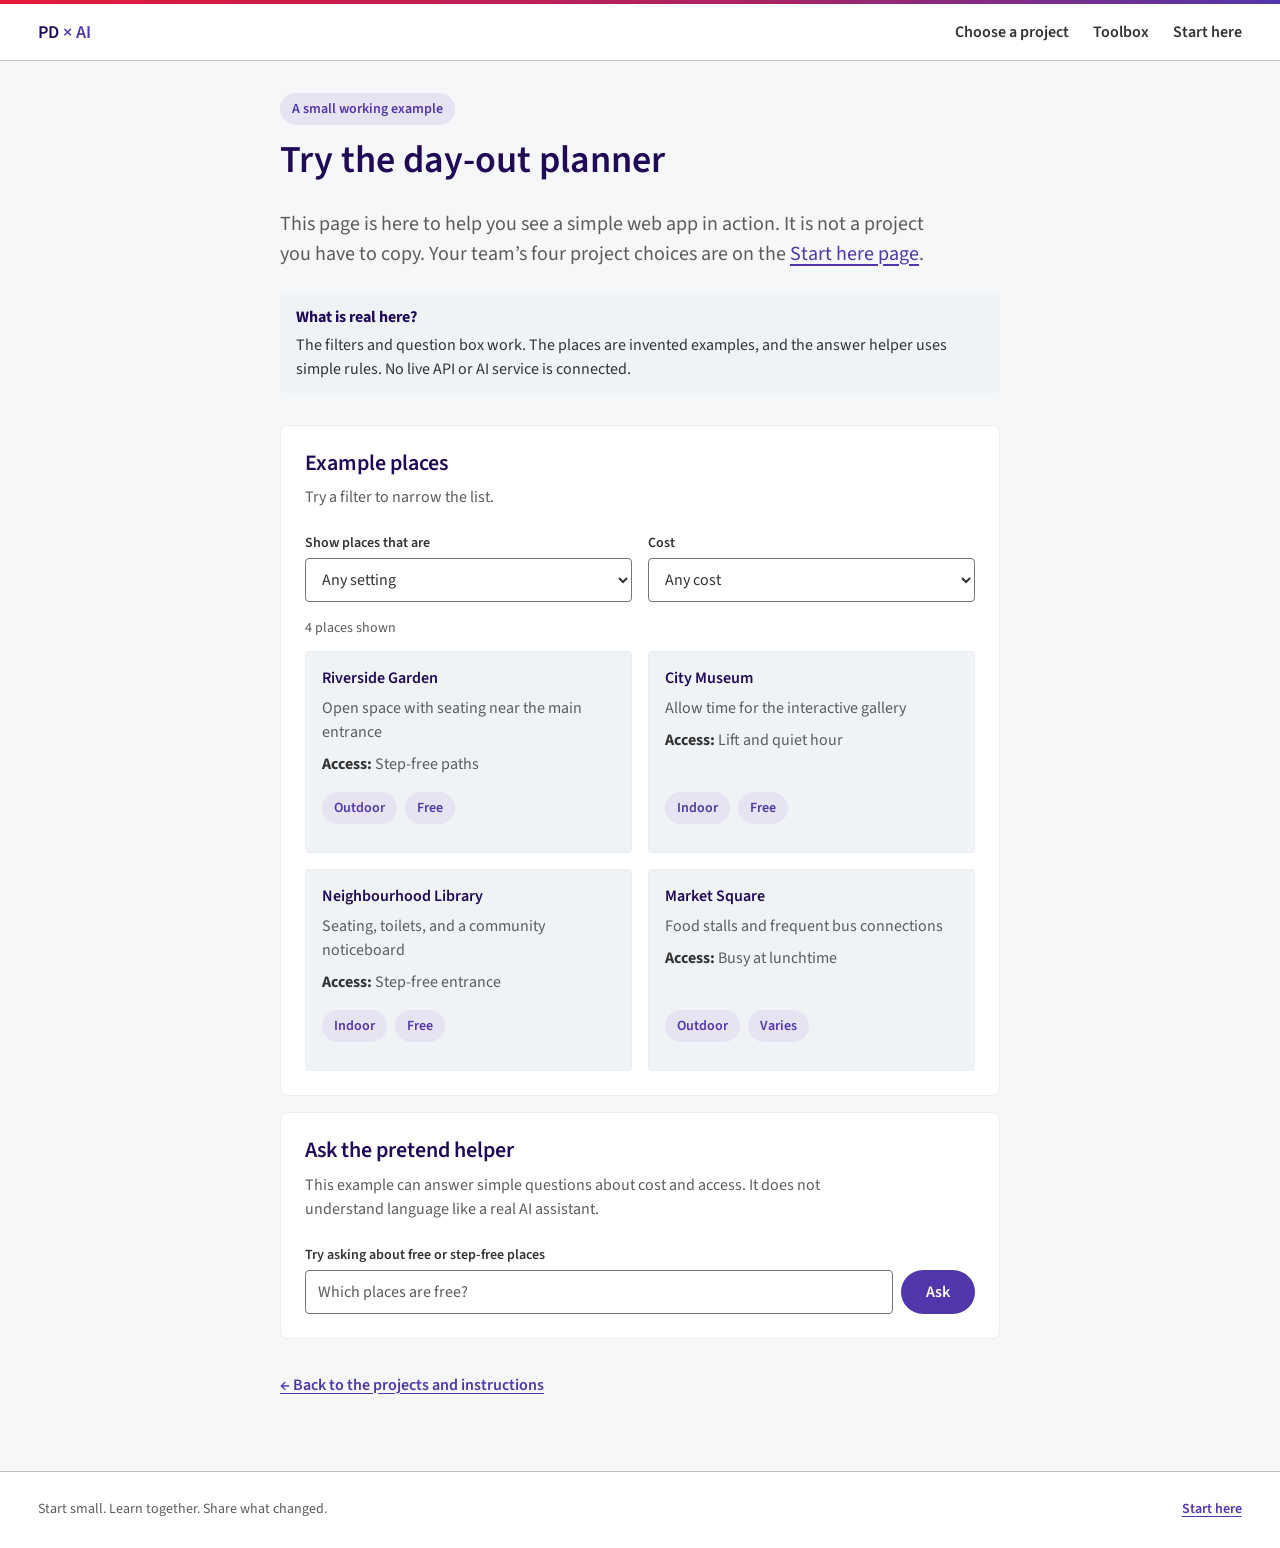
<file: playground.html>
<!doctype html>
<html lang="en">
  <head>
    <meta charset="utf-8">
    <meta name="viewport" content="width=device-width, initial-scale=1">
    <meta name="description" content="A tiny example app to explore before starting your hackathon project.">
    <title>Try the starter — Product Design AI Hackathon</title>
    <link rel="preconnect" href="https://fonts.googleapis.com">
    <link rel="preconnect" href="https://fonts.gstatic.com" crossorigin>
    <link rel="stylesheet" href="https://fonts.googleapis.com/css2?family=Source+Sans+3:wght@400;600&display=swap">
    <link rel="stylesheet" href="./tokens.css">
    <link rel="stylesheet" href="./base.css">
    <link rel="stylesheet" href="./playground.css">
    <script type="module" src="./src/playground.js"></script>
  </head>
  <body>
    <a class="skip-link" href="#main">Skip to the example</a>
    <header class="site-header">
      <a class="wordmark" href="./">PD <span>× AI</span></a>
      <nav class="header-nav" aria-label="Main navigation"><a href="./#projects">Choose a project</a><a href="./toolbox.html">Toolbox</a><a href="./">Start here</a></nav>
    </header>
    <main class="playground-page" id="main">
      <div class="chip demo-label">A small working example</div>
      <h1>Try the day-out planner</h1>
      <p class="playground-intro">This page is here to help you see a simple web app in action. It is not a project you have to copy. Your team’s four project choices are on the <a href="./#projects">Start here page</a>.</p>
      <div class="status-message demo-note"><strong>What is real here?</strong> The filters and question box work. The places are invented examples, and the answer helper uses simple rules. No live API or AI service is connected.</div>

      <section class="playground-panel" aria-labelledby="places-title">
        <div class="playground-heading"><div><h2 id="places-title">Example places</h2><p>Try a filter to narrow the list.</p></div></div>
        <div class="playground-filters">
          <div class="field"><label for="setting-filter">Show places that are</label><select class="input" id="setting-filter"><option value="all">Any setting</option><option value="Indoor">Indoors</option><option value="Outdoor">Outdoors</option></select></div>
          <div class="field"><label for="cost-filter">Cost</label><select class="input" id="cost-filter"><option value="all">Any cost</option><option value="Free">Free</option></select></div>
        </div>
        <p class="playground-status" id="place-count" role="status" aria-live="polite"></p>
        <ul id="place-list" class="place-list" aria-label="Example places"></ul>
      </section>

      <section class="playground-panel helper-panel" aria-labelledby="helper-title">
        <h2 id="helper-title">Ask the pretend helper</h2>
        <p>This example can answer simple questions about cost and access. It does not understand language like a real AI assistant.</p>
        <form id="helper-form"><div class="field"><label for="helper-question">Try asking about free or step-free places</label><div class="helper-input"><input class="input" id="helper-question" name="question" required placeholder="Which places are free?"><button class="button button-primary" type="submit">Ask</button></div></div></form>
        <p id="helper-answer" class="status-message helper-answer" role="status" aria-live="polite"></p>
      </section>

      <a class="back-link" href="./">← Back to the projects and instructions</a>
    </main>
    <footer class="site-footer"><span>Start small. Learn together. Share what changed.</span><a href="./">Start here</a></footer>
  </body>
</html>
</file>
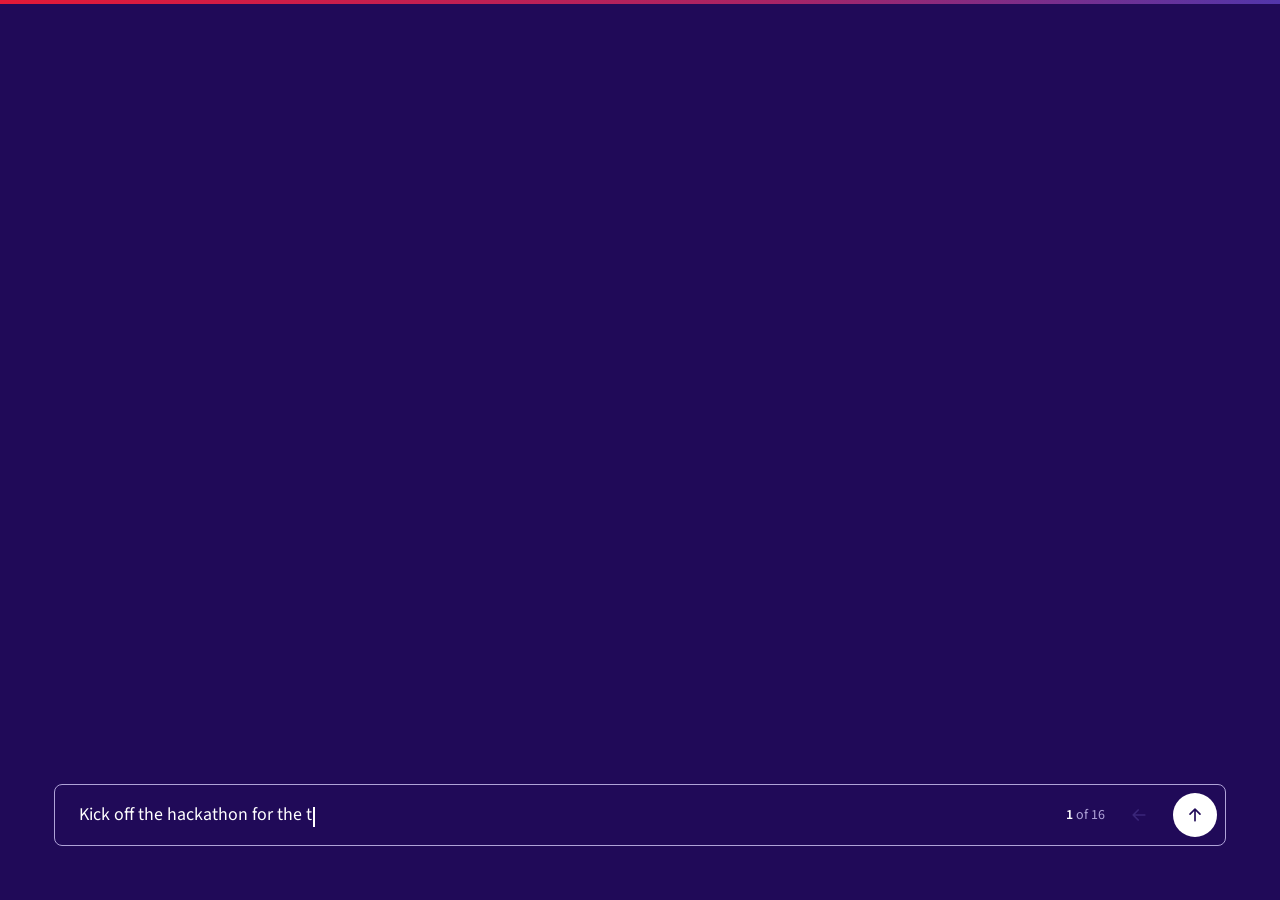
<file: slides.html>
<!doctype html>
<html lang="en">
  <head>
    <meta charset="utf-8">
    <meta name="viewport" content="width=device-width, initial-scale=1">
    <meta name="description" content="Kick-off slides for the Product Design AI Hackathon.">
    <title>Kick-off: Product Design AI Hackathon</title>
    <link rel="preconnect" href="https://fonts.googleapis.com">
    <link rel="preconnect" href="https://fonts.gstatic.com" crossorigin>
    <link rel="stylesheet" href="https://fonts.googleapis.com/css2?family=Source+Sans+3:wght@400;600&display=swap">
    <link rel="stylesheet" href="./tokens.css">
    <link rel="stylesheet" href="./base.css">
    <link rel="stylesheet" href="./slides.css">
    <script>document.documentElement.classList.add("js");</script>
    <script type="module" src="./src/slides.js"></script>
  </head>
  <body>
    <svg width="0" height="0" style="position:absolute" aria-hidden="true">
      <symbol id="i-left" viewBox="0 0 24 24"><path d="M19 12H5M11 6l-6 6 6 6"/></symbol>
      <symbol id="i-send" viewBox="0 0 24 24"><path d="M12 19V5M6 11l6-6 6 6"/></symbol>
      <symbol id="i-cursor" viewBox="0 0 24 24"><path d="M4 2.5 19.5 11l-6.6 1.9L9.6 19.5z"/></symbol>
    </svg>
    <div class="deck-band" aria-hidden="true"></div>

    <main id="deck" aria-roledescription="slide deck" aria-label="Hackathon kick-off">

      <section class="slide" id="slide-1" aria-roledescription="slide" aria-label="1 of 16: Welcome">
        <p class="turn"><span class="team" aria-hidden="true"><span></span><span></span><span></span><span></span></span><span class="turn-text">Kick off the hackathon for the team.</span></p>
        <div class="slide-inner answer welcome">
          <div>
            <h1 data-words>Product Design AI Hackathon</h1>
            <p class="lede" data-stream>Two days to work together, get comfortable with AI, and find out how it fits into the way we work.</p>
          </div>
          <div class="qr-card" data-stream>
            <div data-scan><svg class="qr" viewBox="-4 -4 41 41" role="img" aria-labelledby="qr-title" xmlns="http://www.w3.org/2000/svg"><title id="qr-title">QR code for uxsw.github.io/hackathon-starter-kit</title><rect class="qr-bg" x="-4" y="-4" width="41" height="41"/><path fill="currentColor" shape-rendering="crispEdges" d="M0 0h1v1h-1zM1 0h1v1h-1zM2 0h1v1h-1zM3 0h1v1h-1zM4 0h1v1h-1zM5 0h1v1h-1zM6 0h1v1h-1zM9 0h1v1h-1zM11 0h1v1h-1zM12 0h1v1h-1zM16 0h1v1h-1zM18 0h1v1h-1zM19 0h1v1h-1zM20 0h1v1h-1zM23 0h1v1h-1zM26 0h1v1h-1zM27 0h1v1h-1zM28 0h1v1h-1zM29 0h1v1h-1zM30 0h1v1h-1zM31 0h1v1h-1zM32 0h1v1h-1zM0 1h1v1h-1zM6 1h1v1h-1zM11 1h1v1h-1zM12 1h1v1h-1zM15 1h1v1h-1zM18 1h1v1h-1zM20 1h1v1h-1zM22 1h1v1h-1zM24 1h1v1h-1zM26 1h1v1h-1zM32 1h1v1h-1zM0 2h1v1h-1zM2 2h1v1h-1zM3 2h1v1h-1zM4 2h1v1h-1zM6 2h1v1h-1zM8 2h1v1h-1zM11 2h1v1h-1zM12 2h1v1h-1zM14 2h1v1h-1zM15 2h1v1h-1zM16 2h1v1h-1zM21 2h1v1h-1zM22 2h1v1h-1zM23 2h1v1h-1zM26 2h1v1h-1zM28 2h1v1h-1zM29 2h1v1h-1zM30 2h1v1h-1zM32 2h1v1h-1zM0 3h1v1h-1zM2 3h1v1h-1zM3 3h1v1h-1zM4 3h1v1h-1zM6 3h1v1h-1zM8 3h1v1h-1zM9 3h1v1h-1zM10 3h1v1h-1zM15 3h1v1h-1zM18 3h1v1h-1zM19 3h1v1h-1zM21 3h1v1h-1zM23 3h1v1h-1zM24 3h1v1h-1zM26 3h1v1h-1zM28 3h1v1h-1zM29 3h1v1h-1zM30 3h1v1h-1zM32 3h1v1h-1zM0 4h1v1h-1zM2 4h1v1h-1zM3 4h1v1h-1zM4 4h1v1h-1zM6 4h1v1h-1zM8 4h1v1h-1zM10 4h1v1h-1zM13 4h1v1h-1zM14 4h1v1h-1zM15 4h1v1h-1zM16 4h1v1h-1zM17 4h1v1h-1zM20 4h1v1h-1zM21 4h1v1h-1zM23 4h1v1h-1zM24 4h1v1h-1zM26 4h1v1h-1zM28 4h1v1h-1zM29 4h1v1h-1zM30 4h1v1h-1zM32 4h1v1h-1zM0 5h1v1h-1zM6 5h1v1h-1zM8 5h1v1h-1zM9 5h1v1h-1zM10 5h1v1h-1zM17 5h1v1h-1zM19 5h1v1h-1zM22 5h1v1h-1zM24 5h1v1h-1zM26 5h1v1h-1zM32 5h1v1h-1zM0 6h1v1h-1zM1 6h1v1h-1zM2 6h1v1h-1zM3 6h1v1h-1zM4 6h1v1h-1zM5 6h1v1h-1zM6 6h1v1h-1zM8 6h1v1h-1zM10 6h1v1h-1zM12 6h1v1h-1zM14 6h1v1h-1zM16 6h1v1h-1zM18 6h1v1h-1zM20 6h1v1h-1zM22 6h1v1h-1zM24 6h1v1h-1zM26 6h1v1h-1zM27 6h1v1h-1zM28 6h1v1h-1zM29 6h1v1h-1zM30 6h1v1h-1zM31 6h1v1h-1zM32 6h1v1h-1zM8 7h1v1h-1zM10 7h1v1h-1zM16 7h1v1h-1zM19 7h1v1h-1zM20 7h1v1h-1zM21 7h1v1h-1zM22 7h1v1h-1zM0 8h1v1h-1zM2 8h1v1h-1zM3 8h1v1h-1zM4 8h1v1h-1zM5 8h1v1h-1zM6 8h1v1h-1zM13 8h1v1h-1zM14 8h1v1h-1zM16 8h1v1h-1zM17 8h1v1h-1zM18 8h1v1h-1zM19 8h1v1h-1zM22 8h1v1h-1zM24 8h1v1h-1zM26 8h1v1h-1zM27 8h1v1h-1zM28 8h1v1h-1zM29 8h1v1h-1zM30 8h1v1h-1zM1 9h1v1h-1zM3 9h1v1h-1zM5 9h1v1h-1zM7 9h1v1h-1zM8 9h1v1h-1zM10 9h1v1h-1zM11 9h1v1h-1zM13 9h1v1h-1zM16 9h1v1h-1zM17 9h1v1h-1zM18 9h1v1h-1zM19 9h1v1h-1zM20 9h1v1h-1zM23 9h1v1h-1zM24 9h1v1h-1zM26 9h1v1h-1zM27 9h1v1h-1zM29 9h1v1h-1zM30 9h1v1h-1zM31 9h1v1h-1zM32 9h1v1h-1zM1 10h1v1h-1zM2 10h1v1h-1zM3 10h1v1h-1zM5 10h1v1h-1zM6 10h1v1h-1zM8 10h1v1h-1zM9 10h1v1h-1zM10 10h1v1h-1zM11 10h1v1h-1zM12 10h1v1h-1zM13 10h1v1h-1zM14 10h1v1h-1zM15 10h1v1h-1zM16 10h1v1h-1zM17 10h1v1h-1zM22 10h1v1h-1zM25 10h1v1h-1zM28 10h1v1h-1zM30 10h1v1h-1zM31 10h1v1h-1zM1 11h1v1h-1zM2 11h1v1h-1zM3 11h1v1h-1zM4 11h1v1h-1zM5 11h1v1h-1zM7 11h1v1h-1zM13 11h1v1h-1zM15 11h1v1h-1zM17 11h1v1h-1zM18 11h1v1h-1zM19 11h1v1h-1zM20 11h1v1h-1zM23 11h1v1h-1zM25 11h1v1h-1zM28 11h1v1h-1zM29 11h1v1h-1zM30 11h1v1h-1zM31 11h1v1h-1zM2 12h1v1h-1zM3 12h1v1h-1zM5 12h1v1h-1zM6 12h1v1h-1zM7 12h1v1h-1zM9 12h1v1h-1zM11 12h1v1h-1zM12 12h1v1h-1zM14 12h1v1h-1zM15 12h1v1h-1zM16 12h1v1h-1zM19 12h1v1h-1zM20 12h1v1h-1zM21 12h1v1h-1zM22 12h1v1h-1zM25 12h1v1h-1zM27 12h1v1h-1zM28 12h1v1h-1zM29 12h1v1h-1zM31 12h1v1h-1zM32 12h1v1h-1zM0 13h1v1h-1zM3 13h1v1h-1zM5 13h1v1h-1zM8 13h1v1h-1zM15 13h1v1h-1zM17 13h1v1h-1zM18 13h1v1h-1zM23 13h1v1h-1zM25 13h1v1h-1zM26 13h1v1h-1zM30 13h1v1h-1zM31 13h1v1h-1zM32 13h1v1h-1zM0 14h1v1h-1zM3 14h1v1h-1zM4 14h1v1h-1zM5 14h1v1h-1zM6 14h1v1h-1zM8 14h1v1h-1zM9 14h1v1h-1zM10 14h1v1h-1zM11 14h1v1h-1zM12 14h1v1h-1zM13 14h1v1h-1zM15 14h1v1h-1zM16 14h1v1h-1zM17 14h1v1h-1zM20 14h1v1h-1zM21 14h1v1h-1zM25 14h1v1h-1zM26 14h1v1h-1zM27 14h1v1h-1zM29 14h1v1h-1zM31 14h1v1h-1zM1 15h1v1h-1zM5 15h1v1h-1zM7 15h1v1h-1zM9 15h1v1h-1zM10 15h1v1h-1zM12 15h1v1h-1zM15 15h1v1h-1zM21 15h1v1h-1zM22 15h1v1h-1zM24 15h1v1h-1zM25 15h1v1h-1zM26 15h1v1h-1zM29 15h1v1h-1zM30 15h1v1h-1zM1 16h1v1h-1zM6 16h1v1h-1zM10 16h1v1h-1zM11 16h1v1h-1zM15 16h1v1h-1zM17 16h1v1h-1zM22 16h1v1h-1zM23 16h1v1h-1zM25 16h1v1h-1zM27 16h1v1h-1zM28 16h1v1h-1zM29 16h1v1h-1zM32 16h1v1h-1zM0 17h1v1h-1zM2 17h1v1h-1zM5 17h1v1h-1zM8 17h1v1h-1zM9 17h1v1h-1zM11 17h1v1h-1zM12 17h1v1h-1zM14 17h1v1h-1zM16 17h1v1h-1zM18 17h1v1h-1zM19 17h1v1h-1zM21 17h1v1h-1zM22 17h1v1h-1zM23 17h1v1h-1zM25 17h1v1h-1zM26 17h1v1h-1zM27 17h1v1h-1zM29 17h1v1h-1zM30 17h1v1h-1zM32 17h1v1h-1zM0 18h1v1h-1zM1 18h1v1h-1zM3 18h1v1h-1zM5 18h1v1h-1zM6 18h1v1h-1zM7 18h1v1h-1zM8 18h1v1h-1zM9 18h1v1h-1zM10 18h1v1h-1zM12 18h1v1h-1zM15 18h1v1h-1zM16 18h1v1h-1zM18 18h1v1h-1zM21 18h1v1h-1zM27 18h1v1h-1zM28 18h1v1h-1zM30 18h1v1h-1zM1 19h1v1h-1zM4 19h1v1h-1zM5 19h1v1h-1zM7 19h1v1h-1zM9 19h1v1h-1zM11 19h1v1h-1zM19 19h1v1h-1zM21 19h1v1h-1zM22 19h1v1h-1zM23 19h1v1h-1zM24 19h1v1h-1zM26 19h1v1h-1zM27 19h1v1h-1zM28 19h1v1h-1zM29 19h1v1h-1zM30 19h1v1h-1zM32 19h1v1h-1zM0 20h1v1h-1zM2 20h1v1h-1zM4 20h1v1h-1zM6 20h1v1h-1zM9 20h1v1h-1zM10 20h1v1h-1zM11 20h1v1h-1zM12 20h1v1h-1zM13 20h1v1h-1zM18 20h1v1h-1zM21 20h1v1h-1zM24 20h1v1h-1zM28 20h1v1h-1zM29 20h1v1h-1zM31 20h1v1h-1zM32 20h1v1h-1zM0 21h1v1h-1zM2 21h1v1h-1zM3 21h1v1h-1zM5 21h1v1h-1zM7 21h1v1h-1zM11 21h1v1h-1zM14 21h1v1h-1zM15 21h1v1h-1zM16 21h1v1h-1zM17 21h1v1h-1zM20 21h1v1h-1zM21 21h1v1h-1zM22 21h1v1h-1zM23 21h1v1h-1zM26 21h1v1h-1zM29 21h1v1h-1zM30 21h1v1h-1zM32 21h1v1h-1zM0 22h1v1h-1zM2 22h1v1h-1zM4 22h1v1h-1zM5 22h1v1h-1zM6 22h1v1h-1zM7 22h1v1h-1zM8 22h1v1h-1zM10 22h1v1h-1zM11 22h1v1h-1zM13 22h1v1h-1zM18 22h1v1h-1zM19 22h1v1h-1zM21 22h1v1h-1zM22 22h1v1h-1zM25 22h1v1h-1zM27 22h1v1h-1zM28 22h1v1h-1zM30 22h1v1h-1zM31 22h1v1h-1zM0 23h1v1h-1zM3 23h1v1h-1zM4 23h1v1h-1zM7 23h1v1h-1zM9 23h1v1h-1zM12 23h1v1h-1zM16 23h1v1h-1zM18 23h1v1h-1zM19 23h1v1h-1zM20 23h1v1h-1zM21 23h1v1h-1zM23 23h1v1h-1zM24 23h1v1h-1zM25 23h1v1h-1zM27 23h1v1h-1zM29 23h1v1h-1zM30 23h1v1h-1zM31 23h1v1h-1zM0 24h1v1h-1zM3 24h1v1h-1zM4 24h1v1h-1zM5 24h1v1h-1zM6 24h1v1h-1zM9 24h1v1h-1zM11 24h1v1h-1zM12 24h1v1h-1zM13 24h1v1h-1zM14 24h1v1h-1zM17 24h1v1h-1zM19 24h1v1h-1zM22 24h1v1h-1zM23 24h1v1h-1zM24 24h1v1h-1zM25 24h1v1h-1zM26 24h1v1h-1zM27 24h1v1h-1zM28 24h1v1h-1zM31 24h1v1h-1zM32 24h1v1h-1zM8 25h1v1h-1zM10 25h1v1h-1zM11 25h1v1h-1zM12 25h1v1h-1zM14 25h1v1h-1zM16 25h1v1h-1zM17 25h1v1h-1zM18 25h1v1h-1zM19 25h1v1h-1zM20 25h1v1h-1zM23 25h1v1h-1zM24 25h1v1h-1zM28 25h1v1h-1zM30 25h1v1h-1zM32 25h1v1h-1zM0 26h1v1h-1zM1 26h1v1h-1zM2 26h1v1h-1zM3 26h1v1h-1zM4 26h1v1h-1zM5 26h1v1h-1zM6 26h1v1h-1zM12 26h1v1h-1zM13 26h1v1h-1zM15 26h1v1h-1zM16 26h1v1h-1zM17 26h1v1h-1zM20 26h1v1h-1zM22 26h1v1h-1zM23 26h1v1h-1zM24 26h1v1h-1zM26 26h1v1h-1zM28 26h1v1h-1zM30 26h1v1h-1zM31 26h1v1h-1zM0 27h1v1h-1zM6 27h1v1h-1zM8 27h1v1h-1zM9 27h1v1h-1zM12 27h1v1h-1zM13 27h1v1h-1zM14 27h1v1h-1zM17 27h1v1h-1zM18 27h1v1h-1zM20 27h1v1h-1zM23 27h1v1h-1zM24 27h1v1h-1zM28 27h1v1h-1zM29 27h1v1h-1zM30 27h1v1h-1zM31 27h1v1h-1zM32 27h1v1h-1zM0 28h1v1h-1zM2 28h1v1h-1zM3 28h1v1h-1zM4 28h1v1h-1zM6 28h1v1h-1zM8 28h1v1h-1zM9 28h1v1h-1zM10 28h1v1h-1zM14 28h1v1h-1zM15 28h1v1h-1zM16 28h1v1h-1zM20 28h1v1h-1zM21 28h1v1h-1zM22 28h1v1h-1zM24 28h1v1h-1zM25 28h1v1h-1zM26 28h1v1h-1zM27 28h1v1h-1zM28 28h1v1h-1zM29 28h1v1h-1zM31 28h1v1h-1zM32 28h1v1h-1zM0 29h1v1h-1zM2 29h1v1h-1zM3 29h1v1h-1zM4 29h1v1h-1zM6 29h1v1h-1zM8 29h1v1h-1zM9 29h1v1h-1zM14 29h1v1h-1zM15 29h1v1h-1zM18 29h1v1h-1zM24 29h1v1h-1zM25 29h1v1h-1zM28 29h1v1h-1zM30 29h1v1h-1zM32 29h1v1h-1zM0 30h1v1h-1zM2 30h1v1h-1zM3 30h1v1h-1zM4 30h1v1h-1zM6 30h1v1h-1zM8 30h1v1h-1zM9 30h1v1h-1zM10 30h1v1h-1zM14 30h1v1h-1zM15 30h1v1h-1zM16 30h1v1h-1zM18 30h1v1h-1zM20 30h1v1h-1zM21 30h1v1h-1zM25 30h1v1h-1zM26 30h1v1h-1zM27 30h1v1h-1zM29 30h1v1h-1zM30 30h1v1h-1zM0 31h1v1h-1zM6 31h1v1h-1zM9 31h1v1h-1zM10 31h1v1h-1zM12 31h1v1h-1zM13 31h1v1h-1zM15 31h1v1h-1zM21 31h1v1h-1zM25 31h1v1h-1zM26 31h1v1h-1zM28 31h1v1h-1zM29 31h1v1h-1zM30 31h1v1h-1zM0 32h1v1h-1zM1 32h1v1h-1zM2 32h1v1h-1zM3 32h1v1h-1zM4 32h1v1h-1zM5 32h1v1h-1zM6 32h1v1h-1zM8 32h1v1h-1zM9 32h1v1h-1zM10 32h1v1h-1zM11 32h1v1h-1zM12 32h1v1h-1zM13 32h1v1h-1zM15 32h1v1h-1zM17 32h1v1h-1zM20 32h1v1h-1zM22 32h1v1h-1zM23 32h1v1h-1zM24 32h1v1h-1zM25 32h1v1h-1zM27 32h1v1h-1zM29 32h1v1h-1zM31 32h1v1h-1z"/></svg></div>
            <p>Projects, briefs and resources<br><a href="https://uxsw.github.io/hackathon-starter-kit/">uxsw.github.io/hackathon-starter-kit</a></p>
          </div>
        </div>
      </section>

      <section class="slide" id="slide-2" aria-roledescription="slide" aria-label="2 of 16: Why we're here">
        <p class="turn"><span class="team" aria-hidden="true"><span></span><span></span><span></span><span></span></span><span class="turn-text">Why are we really doing this?</span></p>
        <div class="slide-inner answer">
          <h2 data-words><span class="hush">The projects are a starting point.</span> What we learn together is the outcome.</h2>
          <ul class="points">
            <li data-stream data-cursor-target><strong>Build something real</strong>Put a working prototype on a link anyone can open.</li>
            <li data-stream data-cursor-target><strong>Work with data</strong>Connect it to real data, or to a dataset you build yourselves.</li>
            <li data-stream data-cursor-target><strong>Work together</strong>Team up like a product team on GitHub, where your project lives online. Help each other out.</li>
            <li data-stream data-cursor-target><strong>Take it to clients</strong>Bring what we learn back into our client work.</li>
          </ul>
          <p class="small after-points" data-stream>Got an idea that goes beyond the briefs? Run with it.</p>
        </div>
        <div class="cursors" aria-hidden="true">
          <div class="cursor"><svg viewBox="0 0 24 24"><use href="#i-cursor"/></svg><span><b>Research</b></span></div>
          <div class="cursor"><svg viewBox="0 0 24 24"><use href="#i-cursor"/></svg><span><b>Interaction</b></span></div>
          <div class="cursor"><svg viewBox="0 0 24 24"><use href="#i-cursor"/></svg><span><b>Visual</b></span></div>
          <div class="cursor"><svg viewBox="0 0 24 24"><use href="#i-cursor"/></svg><span><b>Content</b></span></div>
        </div>
      </section>

      <section class="slide" id="slide-3" aria-roledescription="slide" aria-label="3 of 16: Day 1">
        <p class="turn"><span class="team" aria-hidden="true"><span></span><span></span><span></span><span></span></span><span class="turn-text">What do the two days look like?</span></p>
        <div class="slide-inner answer">
          <h2 data-words>Day 1: plan, build, <span class="hush">then show and tell.</span></h2>
          <ol class="timeline">
            <li data-stream><span class="when">Day 1 · Wednesday morning</span><strong>Welcome</strong><p>15 minutes on the day, the starter kit and Codex.</p></li>
            <li data-stream><span class="when">Day 1 · Wednesday morning</span><strong>Plan</strong><p>75 to 90 minutes to write a one-page plan with Codex. Your team lead signs it off.</p></li>
            <li data-stream><span class="when">Day 1 · after lunch</span><strong>Build</strong><p>First, a live link with sample data. Then connect it to real data.</p></li>
            <li data-stream class="is-finale"><span class="when">Day 1 · last hour</span><strong>Show and tell</strong><p>Four minutes per team, live link only. What we showed, a dead end, and what we decide for tomorrow.</p></li>
          </ol>
        </div>
      </section>

      <section class="slide" id="slide-day2" aria-roledescription="slide" aria-label="4 of 16: Day 2">
        <p class="turn"><span class="team" aria-hidden="true"><span></span><span></span><span></span><span></span></span><span class="turn-text">And what happens on Day 2?</span></p>
        <div class="slide-inner answer">
          <h2 data-words>Day 2: build, swap, <span class="hush">then play it back.</span></h2>
          <ol class="timeline">
            <li data-stream><span class="when">Day 2 · Thursday, 09:00</span><strong>Build and test</strong><p>Keep going. Aim to be connected to data.</p></li>
            <li data-stream><span class="when">Day 2 · mid-morning</span><strong>Fresh-eyes swap</strong><p>About 45 minutes. Try another team's prototype, then sort the feedback.</p></li>
            <li data-stream><span class="when">Day 2 · after lunch, to 15:00</span><strong>Build, fix, polish</strong><p>Feature freeze at 14:00: no new features. Then tidy up and fill in the team card.</p></li>
            <li data-stream class="is-finale"><span class="when">Day 2 · 15:00</span><strong>Playback and close</strong><p>75 minutes. A live demo from each team, then we pull it together.</p></li>
          </ol>
        </div>
      </section>

      <section class="slide" id="slide-done" aria-roledescription="slide" aria-label="5 of 16: What counts as done">
        <p class="turn"><span class="team" aria-hidden="true"><span></span><span></span><span></span><span></span></span><span class="turn-text">What counts as done?</span></p>
        <div class="slide-inner answer">
          <h2 data-words>Three tiers, <span class="hush">and a minimum.</span></h2>
          <ul class="points">
            <li data-stream><strong>Tier 1: Sample</strong>It works with sample or made-up data.</li>
            <li data-stream><strong>Tier 2: Connected</strong>It reads from real data: a public source that updates live, or a dataset you design and build yourselves.</li>
            <li data-stream><strong>Tier 3: Extra</strong>Something more, like an AI helper or saving new entries.</li>
          </ul>
          <p class="small after-points" data-stream>Every team aims for a live link and tier 2. Tier 3 is a bonus.</p>
        </div>
      </section>

      <section class="slide" id="slide-plan" aria-roledescription="slide" aria-label="6 of 16: Plan before you build">
        <p class="turn"><span class="team" aria-hidden="true"><span></span><span></span><span></span><span></span></span><span class="turn-text">How should we start on Day 1?</span></p>
        <div class="slide-inner answer">
          <h2 data-words>Plan first, <span class="hush">then build.</span></h2>
          <ul class="tips">
            <li data-stream><strong>Give it 75 to 90 minutes.</strong> On the first morning, plan before you build anything.</li>
            <li data-stream><strong>Let Codex interview you.</strong> Ask it about who this is for, what problem it solves, and what data you will use.</li>
            <li data-stream><strong>End with a one-page plan.</strong> Keep it in your project. Your team lead signs it off in five minutes.</li>
          </ul>
          <p class="small after-points" data-stream>There are lots of planning tools out there. The <a href="./toolbox.html#plan">starter kit Toolbox</a> lists some, and the <code>plan-the-build</code> skill is ready in your project. Try one, or just use Codex.</p>
        </div>
      </section>

      <section class="slide" id="slide-4" aria-roledescription="slide" aria-label="7 of 16: Working with Codex">
        <p class="turn"><span class="team" aria-hidden="true"><span></span><span></span><span></span><span></span></span><span class="turn-text">How do we get the most out of Codex?</span></p>
        <div class="slide-inner answer codex">
          <div>
            <h2 data-words>Two settings: <span class="hush">model and effort.</span></h2>
            <ul class="tips">
              <li data-stream><strong>Start light.</strong> The lightest model and lowest effort that does the job. Step up when you get stuck.</li>
              <li data-stream><strong>More effort costs more.</strong> It's slower and uses more of your allowance.</li>
              <li data-stream><strong>Be specific.</strong> Point Codex at the right files and ask for a plan before it edits.</li>
            </ul>
            <ul class="reading" data-stream>
              <li class="label">Read more</li>
              <li><a href="https://theaiconsultinglab.com/which-chatgpt-models-should-i-use-a-practical-guide/">Which ChatGPT models should I use?</a></li>
              <li><a href="https://learn.chatgpt.com/codex/model-selection">Choosing a model in Codex</a></li>
              <li><a href="https://learn.chatgpt.com/codex/pricing">Usage limits</a></li>
            </ul>
          </div>
          <div class="demo" data-stream>
            <p class="demo-prompt"><span class="team" aria-hidden="true"><span></span><span></span><span></span><span></span></span><span>Suggest a clearer label for the “Submit” button on our place filter.</span></p>
            <fieldset class="effort">
              <legend>Effort</legend>
              <span class="segmented">
                <label><input type="radio" name="effort" value="low" checked><span>Low</span></label>
                <label><input type="radio" name="effort" value="medium"><span>Medium</span></label>
                <label><input type="radio" name="effort" value="high"><span>High</span></label>
              </span>
            </fieldset>
            <p class="demo-output" id="demo-output" aria-live="polite">Try “Show places”. It says what happens next.</p>
            <div class="meters">
              <span>Time</span><span class="meter" data-meter="time"><i class="on"></i><i></i><i></i><i></i><i></i></span><span class="meter-value" data-meter-value="time">Seconds</span>
              <span>Allowance</span><span class="meter" data-meter="cost"><i class="on"></i><i></i><i></i><i></i><i></i></span><span class="meter-value" data-meter-value="cost">A little</span>
            </div>
            <p class="demo-note">Illustrative example, not a live model. Notice the low-effort answer is already good.</p>
          </div>
        </div>
      </section>

      <section class="slide" id="slide-5" aria-roledescription="slide" aria-label="8 of 16: What could we build">
        <p class="turn"><span class="team" aria-hidden="true"><span></span><span></span><span></span><span></span></span><span class="turn-text">What could we build?</span></p>
        <div class="slide-inner answer">
          <h2 data-words>One main project, <span class="hush">three alternatives.</span></h2>
          <p class="lede" data-stream>Every team builds the CGI growth story, aiming for real data.</p>
          <ul class="options">
            <li data-stream><span class="chip">Local places</span><strong>Plan an easier day out</strong>Help someone find a place that suits them.</li>
            <li data-stream><span class="chip">Public data</span><strong>Make numbers make sense</strong>Help someone see how a number changes.</li>
            <li data-stream><span class="chip">Reusable design</span><strong>Make public information easier to use</strong>A design system route, if you want to stay close to Figma.</li>
          </ul>
          <p class="small" data-stream>Full briefs and first prompts are on the starter kit site.</p>
        </div>
      </section>

      <section class="slide slide-light" id="slide-6" aria-roledescription="slide" aria-label="9 of 16: The one to aim for">
        <p class="turn"><span class="team" aria-hidden="true"><span></span><span></span><span></span><span></span></span><span class="turn-text">Which one should we aim for?</span></p>
        <div class="slide-inner answer aim">
          <div>
            <h2 data-words>Build your CGI growth story.</h2>
            <p class="lede" data-stream>A tool to track skills, work examples and learning goals, then turn them into a development plan or review.</p>
          </div>
          <ul class="points">
            <li data-stream><strong>A real CGI problem</strong>Something designers here actually need.</li>
            <li data-stream><strong>Something to show</strong>A working product we can put in front of the wider business.</li>
            <li data-stream><strong>Shows what we can do</strong>The value and capability we bring to projects.</li>
          </ul>
        </div>
      </section>

      <section class="slide" id="slide-github" aria-roledescription="slide" aria-label="10 of 16: Working together on GitHub">
        <p class="turn"><span class="team" aria-hidden="true"><span></span><span></span><span></span><span></span></span><span class="turn-text">How do we work together on GitHub?</span></p>
        <div class="slide-inner answer">
          <h2 data-words>Share one project, <span class="hush">without overwriting each other.</span></h2>
          <p class="lede" data-stream>GitHub is where your team's project lives online, so everyone can work on it at once.</p>
          <ul class="points">
            <li data-stream><strong>Work on your own copy</strong>This is called a branch. It is like a duplicate Figma page: you work on it without touching the original.</li>
            <li data-stream><strong>Review before it joins</strong>Ask a teammate to look over your changes before they join the main version.</li>
            <li data-stream><strong>Ask when it looks wrong</strong>Your facilitators and team leads are there to help. Pause before you throw anything away.</li>
          </ul>
        </div>
      </section>

      <section class="slide" id="slide-roles" aria-roledescription="slide" aria-label="11 of 16: Team roles">
        <p class="turn"><span class="team" aria-hidden="true"><span></span><span></span><span></span><span></span></span><span class="turn-text">Who does what in a team?</span></p>
        <div class="slide-inner answer">
          <h2 data-words>Four roles, <span class="hush">shared and swapped.</span></h2>
          <ul class="points">
            <li data-stream><strong>Git steward</strong>Looks after the shared project and the saving steps.</li>
            <li data-stream><strong>Data scout</strong>Finds and shapes the data.</li>
            <li data-stream><strong>Prompt lead</strong>Drives Codex.</li>
            <li data-stream><strong>Tester and storyteller</strong>Tries the prototype and prepares the playback.</li>
          </ul>
          <p class="small after-points" data-stream>Each person takes one main role. Everyone still gets hands-on, and you can swap during the two days.</p>
        </div>
      </section>

      <section class="slide" id="slide-data" aria-roledescription="slide" aria-label="12 of 16: Where your data lives">
        <p class="turn"><span class="team" aria-hidden="true"><span></span><span></span><span></span><span></span></span><span class="turn-text">Where does your data live?</span></p>
        <div class="slide-inner answer">
          <h2 data-words>Your choice. <span class="hush">Keep it simple.</span></h2>
          <ul class="options">
            <li data-stream><span class="chip">Start here</span><strong>A simple file</strong>A JSON or CSV file in your project. JSON is a tidy text list. CSV is a spreadsheet saved as text.</li>
            <li data-stream><span class="chip">One computer</span><strong>Browser storage</strong>Your browser's own storage, for data that only needs to stay on one computer.</li>
            <li data-stream><span class="chip">For the curious</span><strong>An online database</strong>A service that keeps data on the internet. Not needed for this event.</li>
          </ul>
          <p class="small" data-stream>Use your own data, made-up data or a mix. Anything you publish is public, so publish made-up data only. Keep real personal information on your own computer.</p>
        </div>
      </section>

      <section class="slide" id="slide-safety" aria-roledescription="slide" aria-label="13 of 16: Keeping things safe">
        <p class="turn"><span class="team" aria-hidden="true"><span></span><span></span><span></span><span></span></span><span class="turn-text">How do we keep things safe?</span></p>
        <div class="slide-inner answer">
          <h2 data-words>Keep it private. <span class="hush">Check what AI gives you.</span></h2>
          <ul class="points">
            <li data-stream><strong>No passwords or keys</strong>Never put passwords or keys (secret codes for other services) in your project. They are public the moment you publish.</li>
            <li data-stream><strong>No confidential details</strong>Do not use confidential client or bid details. Follow CGI guidance on AI.</li>
            <li data-stream><strong>Check everything</strong>Do not invent skills, achievements or evidence. Check what the AI gives you.</li>
          </ul>
        </div>
      </section>

      <section class="slide" id="slide-swap" aria-roledescription="slide" aria-label="14 of 16: Day 2, the fresh-eyes swap">
        <p class="turn"><span class="team" aria-hidden="true"><span></span><span></span><span></span><span></span></span><span class="turn-text">What is the fresh-eyes swap?</span></p>
        <div class="slide-inner answer">
          <h2 data-words>Day 2: try another team's work <span class="hush">with fresh eyes.</span></h2>
          <ol class="timeline">
            <li data-stream><span class="when">5 minutes · whole room</span><strong>Check in</strong><p>Team leads mark their team on a shared board: is it live, is it connected to data, what will be done by 14:00?</p></li>
            <li data-stream><span class="when">25 minutes</span><strong>Swap</strong><p>Two of you try another team's prototype cold. Note what confused you, what worked, and one idea.</p></li>
            <li data-stream class="is-finale"><span class="when">15 minutes · own team</span><strong>Sort</strong><p>Sort feedback into must fix, nice to have, and ignore. Only must fix goes into the afternoon.</p></li>
          </ol>
        </div>
      </section>

      <section class="slide" id="slide-playback" aria-roledescription="slide" aria-label="15 of 16: Playback, what to show">
        <p class="turn"><span class="team" aria-hidden="true"><span></span><span></span><span></span><span></span></span><span class="turn-text">What do we show at the end?</span></p>
        <div class="slide-inner answer codex">
          <div>
            <h2 data-words>Show it live. <span class="hush">No slides.</span></h2>
            <ul class="tips">
              <li data-stream><strong>A live link and a live demo.</strong> Five minutes, then three for questions.</li>
              <li data-stream><strong>Fill in the team card</strong> in the polish hour, 14:00 to 15:00. It is on screen for the last minute.</li>
            </ul>
          </div>
          <div class="demo" data-stream>
            <p class="demo-prompt"><strong>Team card</strong></p>
            <ul class="card">
              <li><strong>Team:</strong></li>
              <li><strong>The most important thing we learned:</strong></li>
              <li><strong>Something we are wary of (and why):</strong></li>
              <li><strong>The business benefit:</strong>For [who], this [saves / enables / improves] [what], and we saw [evidence]. To use it for real we would need [one thing].</li>
              <li><strong>What AI did, and what we checked ourselves:</strong></li>
            </ul>
          </div>
        </div>
      </section>

      <section class="slide" id="slide-wall" aria-roledescription="slide" aria-label="16 of 16: Playback, pulling it together">
        <p class="turn"><span class="team" aria-hidden="true"><span></span><span></span><span></span><span></span></span><span class="turn-text">How do we pull it all together?</span></p>
        <div class="slide-inner answer">
          <h2 data-words>Pull it together <span class="hush">on the wall.</span></h2>
          <ul class="points">
            <li data-stream><strong>Learned</strong>The most important thing each team learned.</li>
            <li data-stream><strong>Wary</strong>What each team is wary of, and why.</li>
            <li data-stream><strong>Business benefit</strong>Who it helps, and what changes for them.</li>
          </ul>
          <p class="small after-points" data-stream>Each team adds its cards to the wall. Everyone gets three dots to vote for what rings true. We read out the top themes, then everyone names one thing they will try at work in the next two weeks.</p>
        </div>
      </section>

    </main>

    <nav class="composer" aria-label="Slides">
      <div class="composer-field" aria-hidden="true"><span class="composer-text"></span></div>
      <span class="composer-count"><b data-current>1</b> of <span data-total>16</span></span>
      <button class="composer-button" type="button" data-step="-1" aria-label="Previous slide"><svg class="icon"><use href="#i-left"/></svg></button>
      <button class="composer-button composer-send" type="button" data-step="1" aria-label="Next slide"><svg class="icon"><use href="#i-send"/></svg></button>
    </nav>
  </body>
</html>
</file>
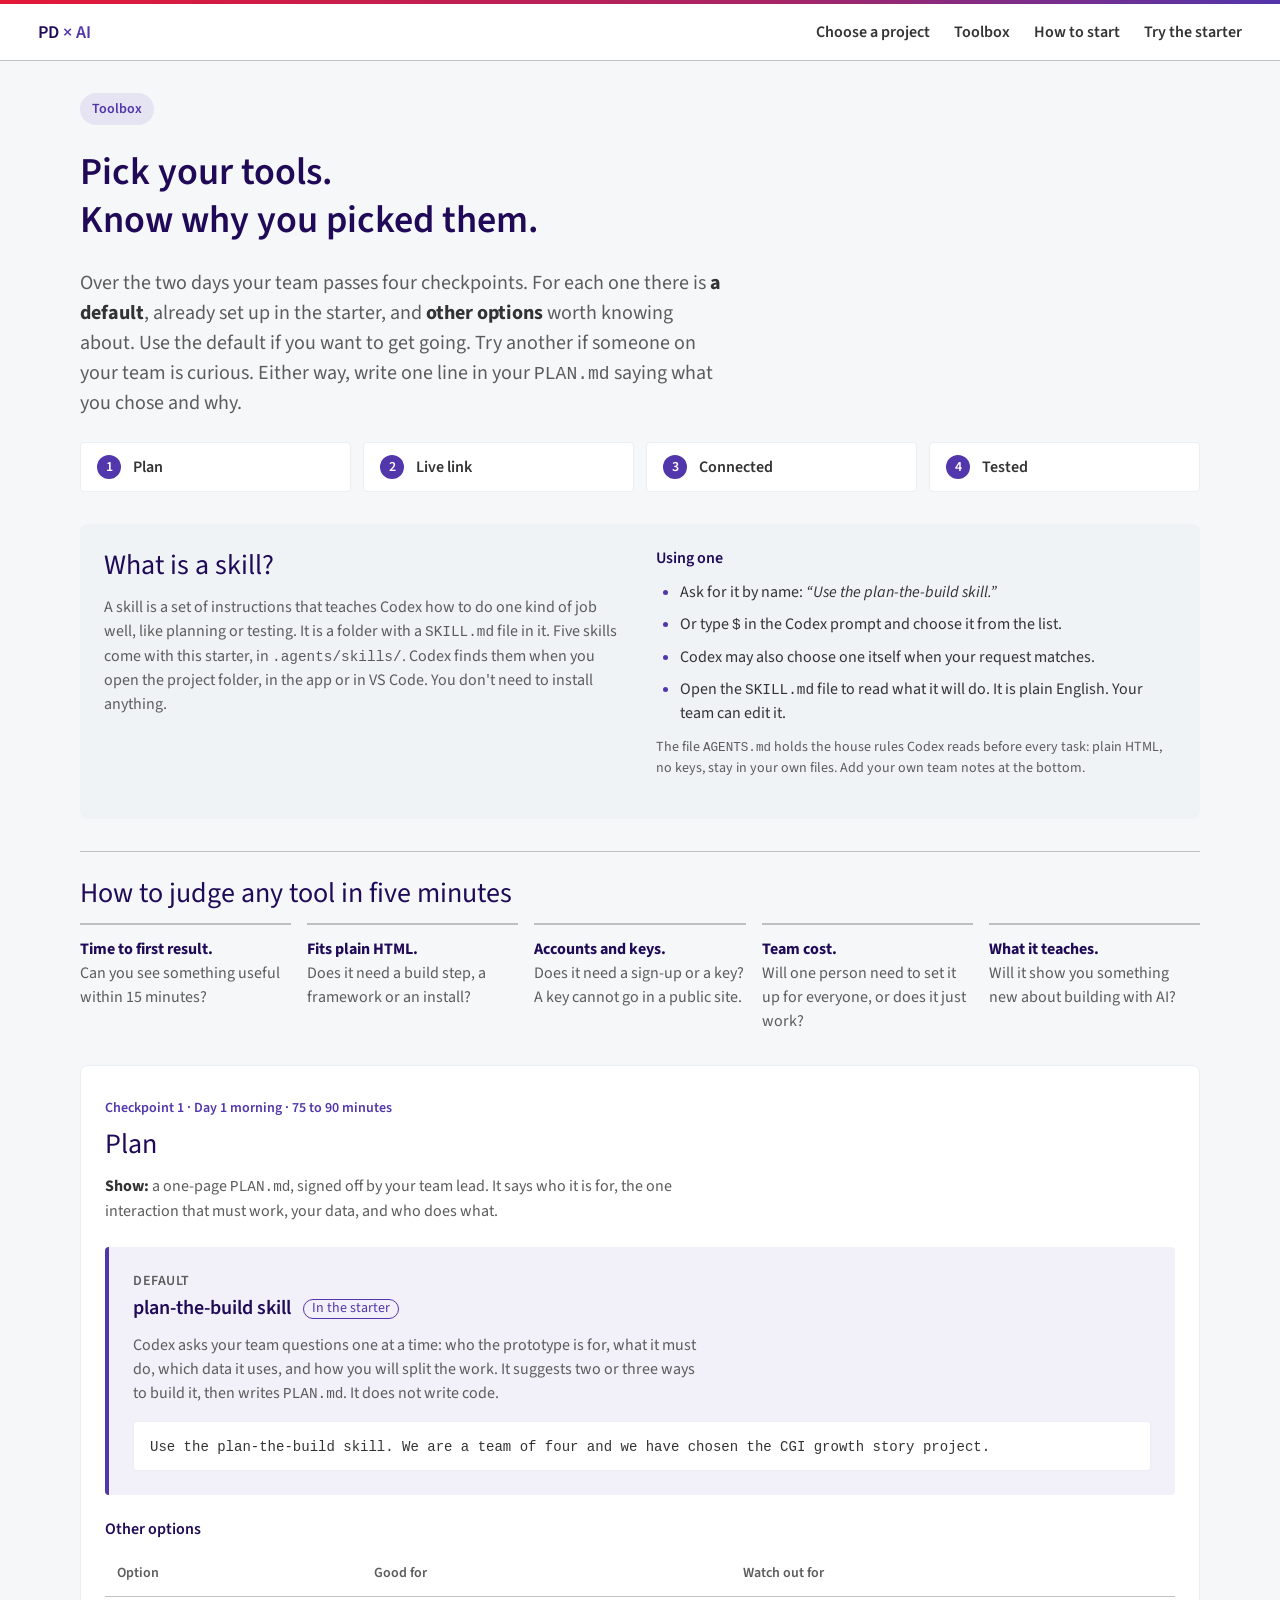
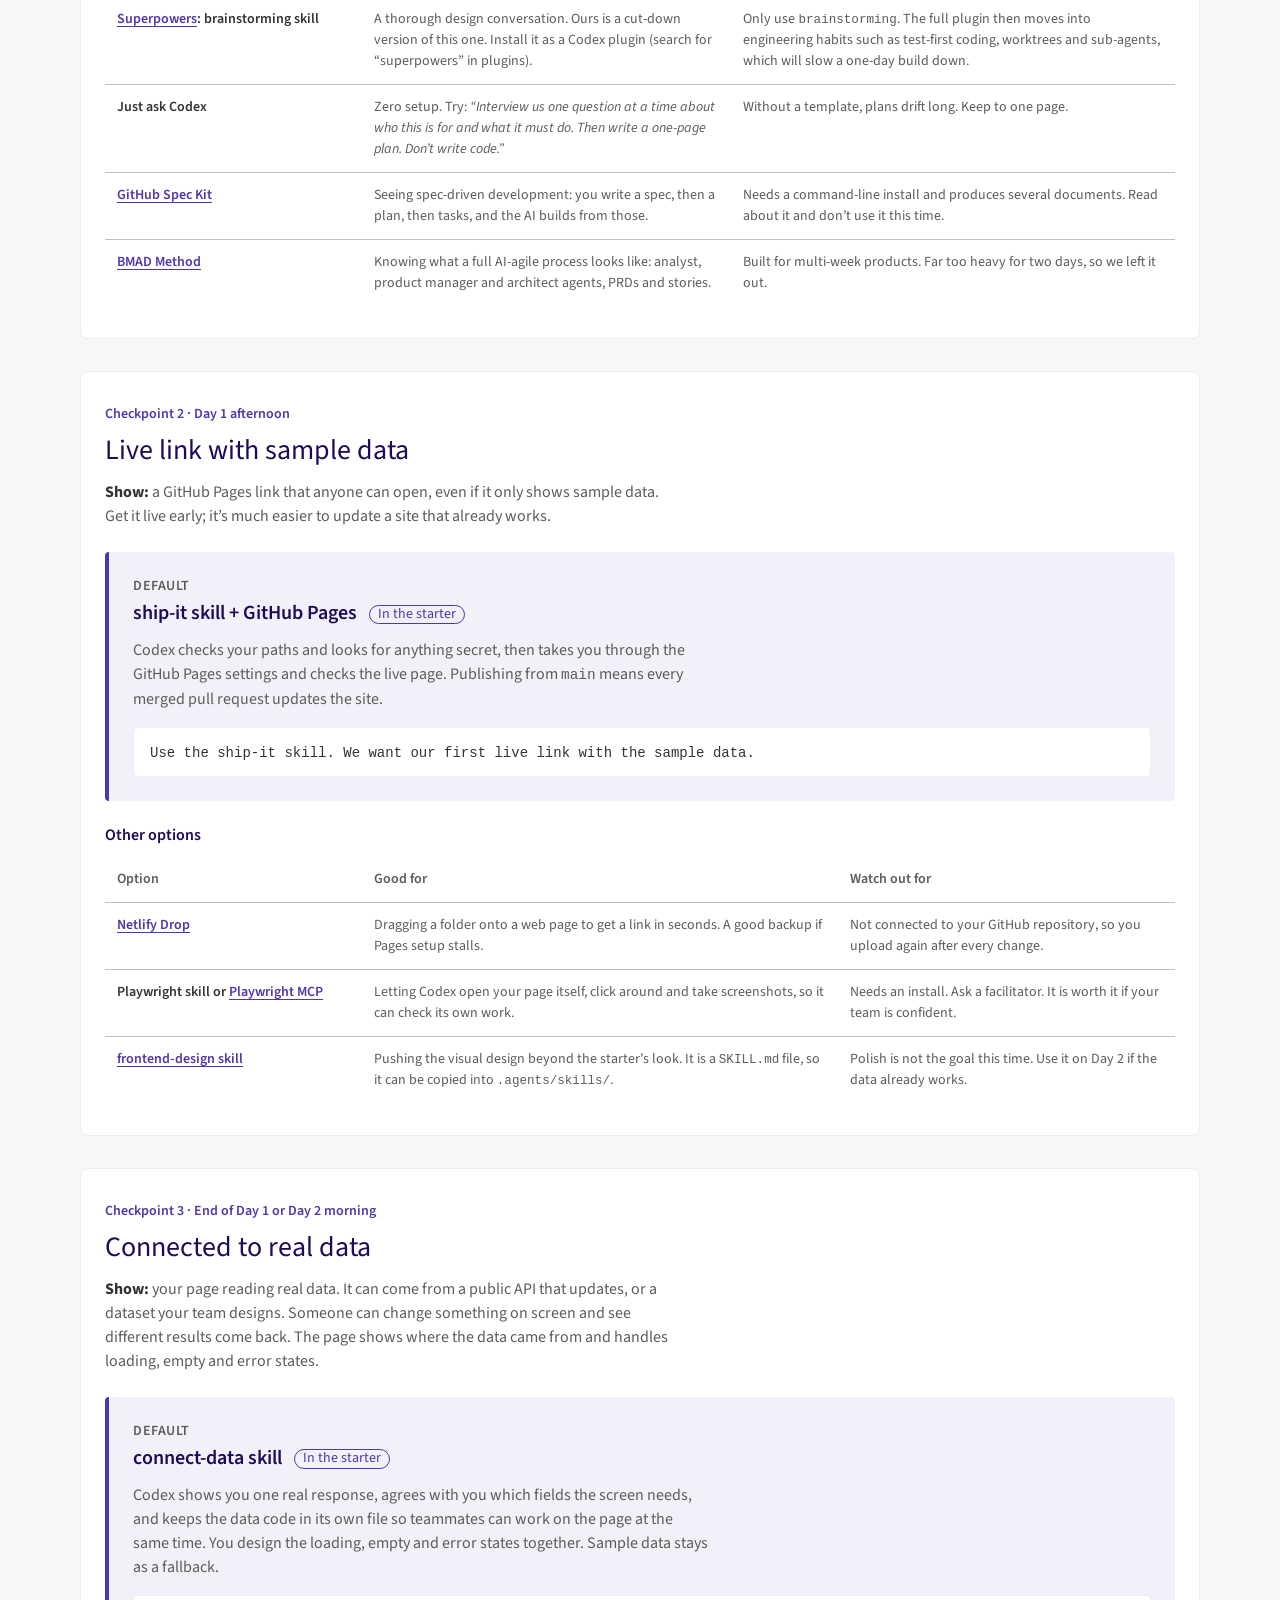
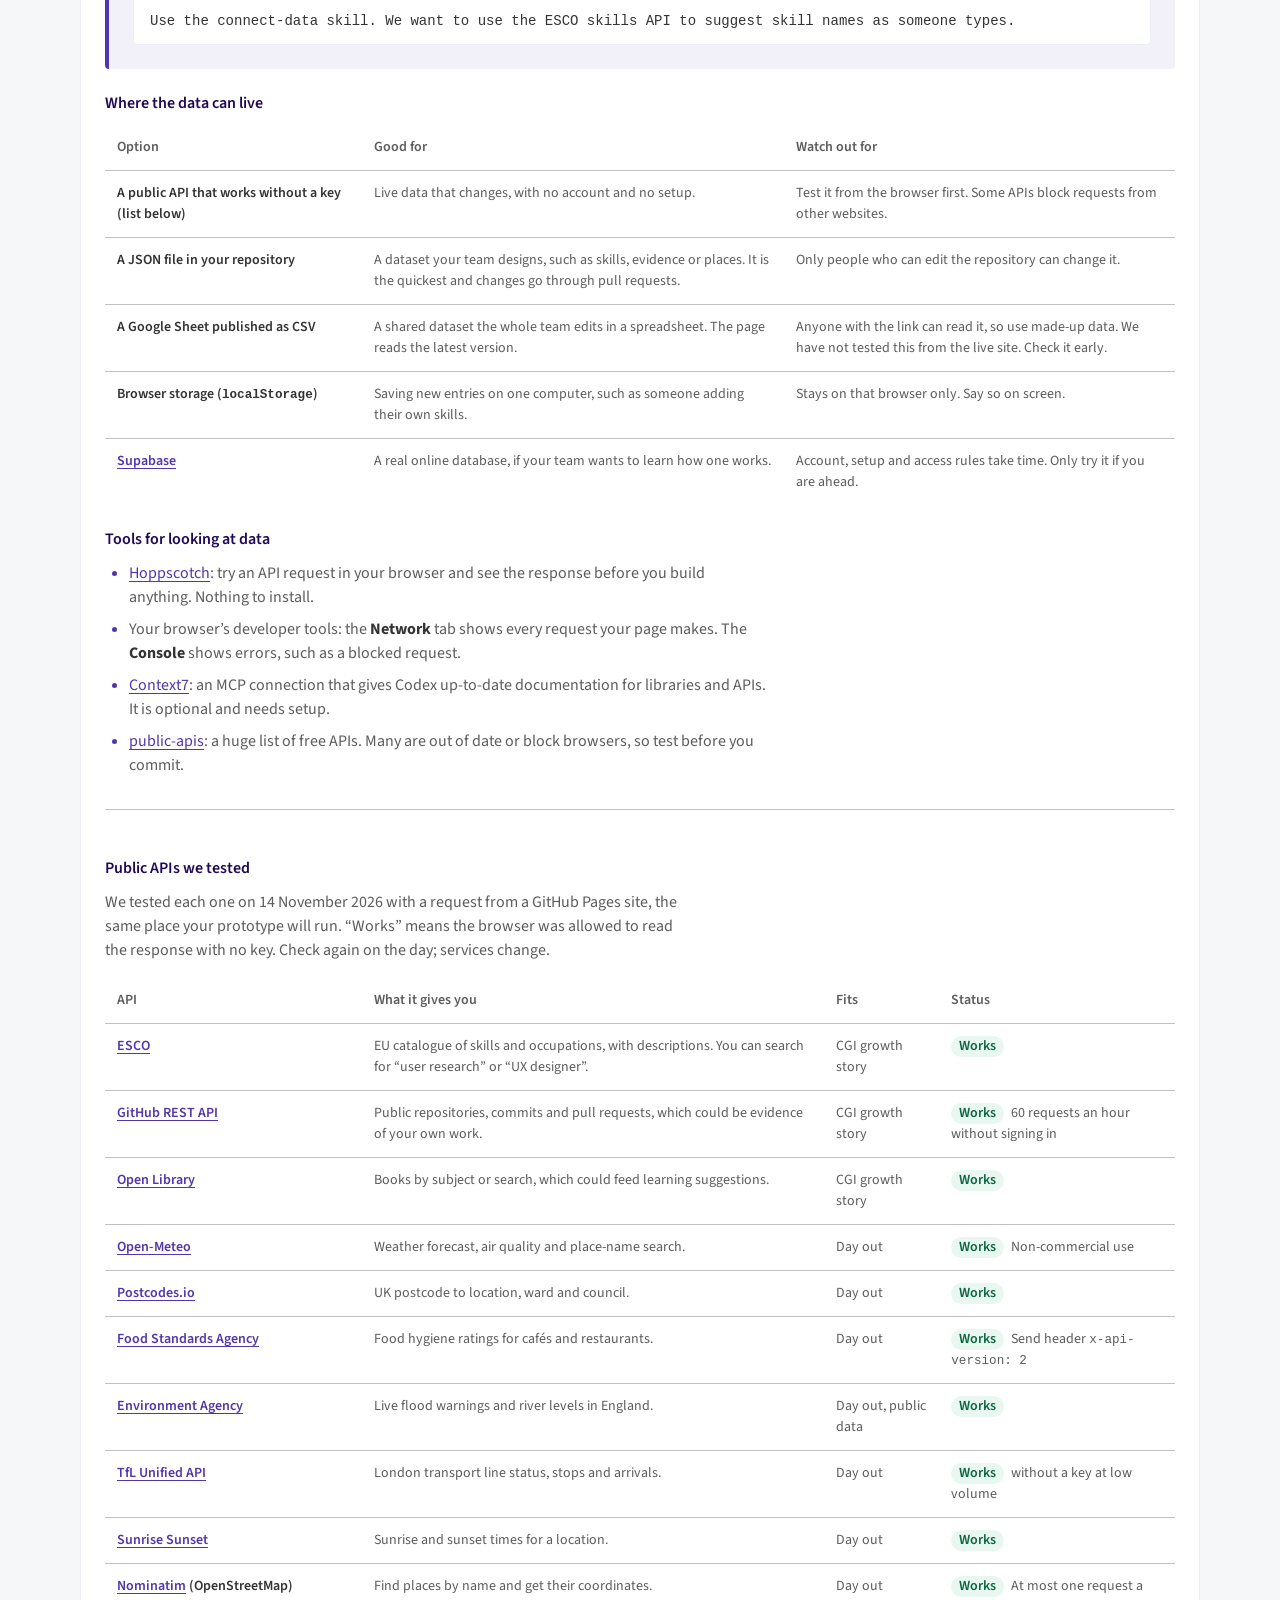
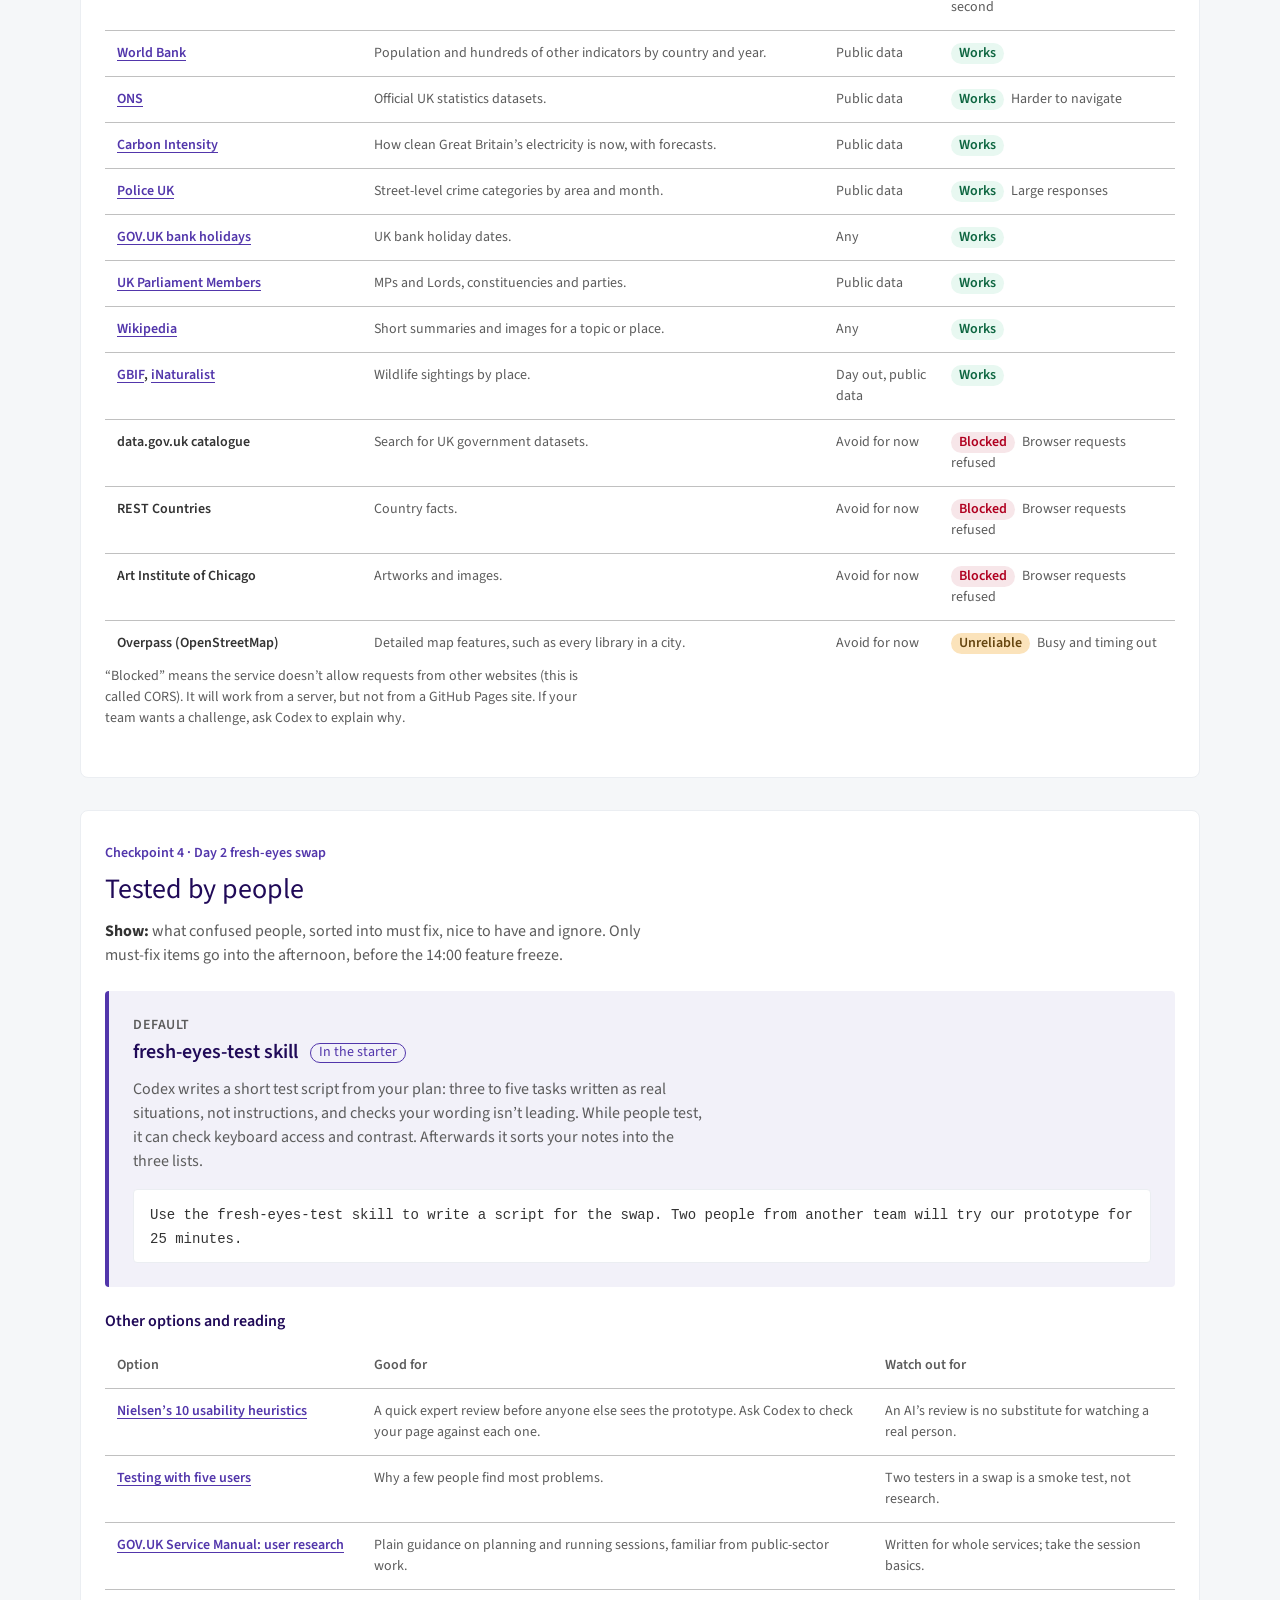
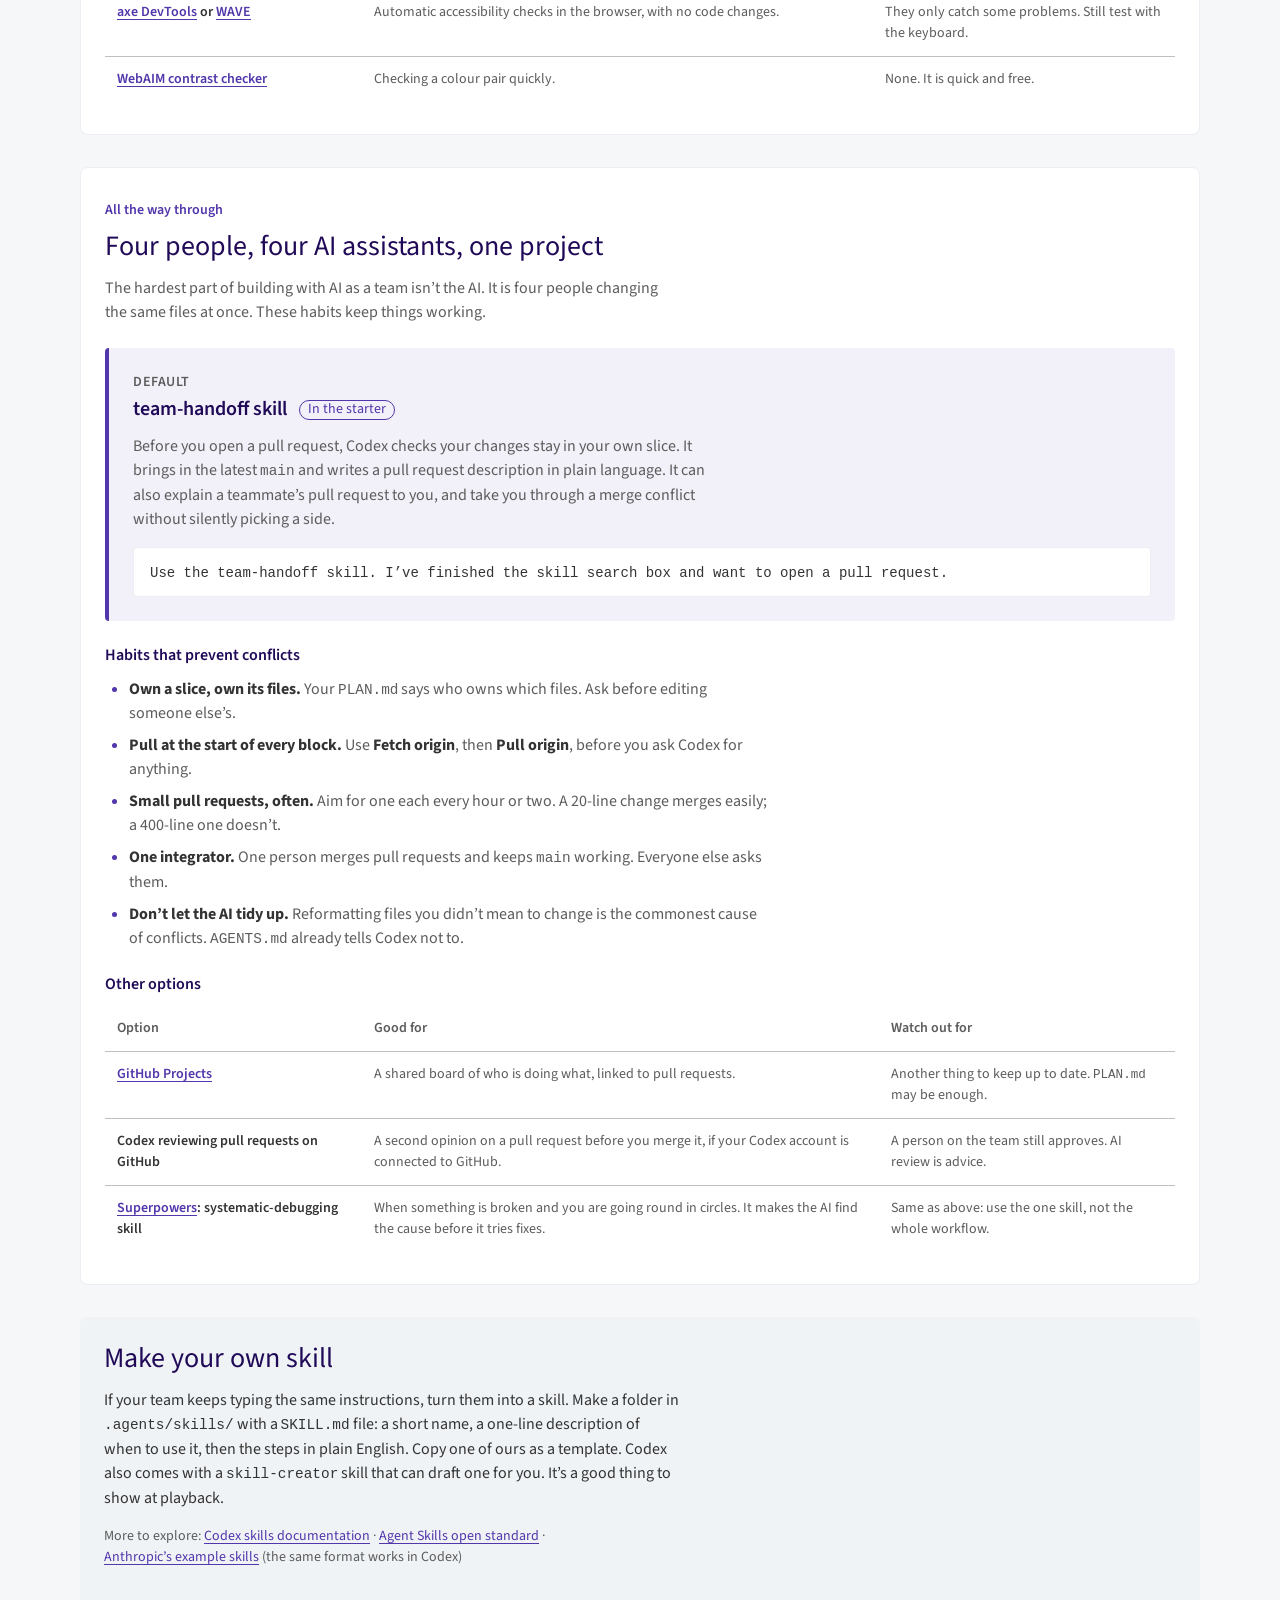
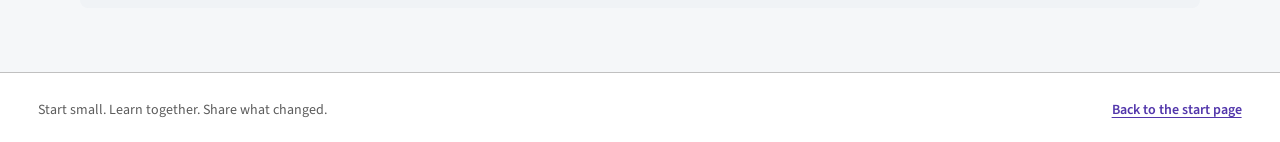
<file: toolbox.html>
<!doctype html>
<html lang="en">
  <head>
    <meta charset="utf-8">
    <meta name="viewport" content="width=device-width, initial-scale=1">
    <meta name="description" content="Skills, tools and live data sources for each checkpoint of the Product Design AI Hackathon.">
    <title>Toolbox — Product Design AI Hackathon</title>
    <link rel="preconnect" href="https://fonts.googleapis.com">
    <link rel="preconnect" href="https://fonts.gstatic.com" crossorigin>
    <link rel="stylesheet" href="https://fonts.googleapis.com/css2?family=Source+Sans+3:wght@400;600&display=swap">
    <link rel="stylesheet" href="./tokens.css">
    <link rel="stylesheet" href="./base.css">
    <link rel="stylesheet" href="./toolbox.css">
  </head>
  <body>
    <a class="skip-link" href="#main">Skip to the toolbox</a>
    <header class="site-header">
      <a class="wordmark" href="./">PD <span>× AI</span></a>
      <nav class="header-nav" aria-label="Main navigation">
        <a href="./#projects">Choose a project</a>
        <a href="./toolbox.html" aria-current="page">Toolbox</a>
        <a href="./#how-to-start">How to start</a>
        <a class="nav-try" href="./playground.html">Try the starter</a>
      </nav>
    </header>

    <main id="main" class="toolbox-page">
      <section class="toolbox-intro" aria-labelledby="toolbox-title">
        <p class="chip">Toolbox</p>
        <h1 id="toolbox-title">Pick your tools.<br>Know why you picked them.</h1>
        <p class="lede">Over the two days your team passes four checkpoints. For each one there is <strong>a default</strong>, already set up in the starter, and <strong>other options</strong> worth knowing about. Use the default if you want to get going. Try another if someone on your team is curious. Either way, write one line in your <code>PLAN.md</code> saying what you chose and why.</p>
        <ol class="checkpoint-strip" aria-label="The four checkpoints">
          <li><a href="#plan"><span>1</span>Plan</a></li>
          <li><a href="#live"><span>2</span>Live link</a></li>
          <li><a href="#connect"><span>3</span>Connected</a></li>
          <li><a href="#test"><span>4</span>Tested</a></li>
        </ol>
      </section>

      <section class="how-skills" aria-labelledby="skills-title">
        <div>
          <h2 id="skills-title">What is a skill?</h2>
          <p>A skill is a set of instructions that teaches Codex how to do one kind of job well, like planning or testing. It is a folder with a <code>SKILL.md</code> file in it. Five skills come with this starter, in <code>.agents/skills/</code>. Codex finds them when you open the project folder, in the app or in VS Code. You don't need to install anything.</p>
        </div>
        <div class="how-skills-steps">
          <h3>Using one</h3>
          <ul>
            <li>Ask for it by name: <em>“Use the plan-the-build skill.”</em></li>
            <li>Or type <code>$</code> in the Codex prompt and choose it from the list.</li>
            <li>Codex may also choose one itself when your request matches.</li>
            <li>Open the <code>SKILL.md</code> file to read what it will do. It is plain English. Your team can edit it.</li>
          </ul>
          <p class="small">The file <code>AGENTS.md</code> holds the house rules Codex reads before every task: plain HTML, no keys, stay in your own files. Add your own team notes at the bottom.</p>
        </div>
      </section>

      <section class="choosing" aria-labelledby="choosing-title">
        <h2 id="choosing-title">How to judge any tool in five minutes</h2>
        <ul class="criteria">
          <li><strong>Time to first result.</strong> Can you see something useful within 15 minutes?</li>
          <li><strong>Fits plain HTML.</strong> Does it need a build step, a framework or an install?</li>
          <li><strong>Accounts and keys.</strong> Does it need a sign-up or a key? A key cannot go in a public site.</li>
          <li><strong>Team cost.</strong> Will one person need to set it up for everyone, or does it just work?</li>
          <li><strong>What it teaches.</strong> Will it show you something new about building with AI?</li>
        </ul>
      </section>

      <!-- 1 PLAN -->
      <section class="checkpoint" id="plan" aria-labelledby="plan-title">
        <header class="checkpoint-head">
          <p class="checkpoint-number">Checkpoint 1 · Day 1 morning · 75 to 90 minutes</p>
          <h2 id="plan-title">Plan</h2>
          <p><strong>Show:</strong> a one-page <code>PLAN.md</code>, signed off by your team lead. It says who it is for, the one interaction that must work, your data, and who does what.</p>
        </header>
        <article class="pick">
          <p class="pick-label">Default</p>
          <h3>plan-the-build skill <span class="tag">In the starter</span></h3>
          <p>Codex asks your team questions one at a time: who the prototype is for, what it must do, which data it uses, and how you will split the work. It suggests two or three ways to build it, then writes <code>PLAN.md</code>. It does not write code.</p>
          <div class="prompt-box"><code>Use the plan-the-build skill. We are a team of four and we have chosen the CGI growth story project.</code></div>
        </article>
        <div class="options">
          <h3>Other options</h3>
          <table>
            <thead><tr><th scope="col">Option</th><th scope="col">Good for</th><th scope="col">Watch out for</th></tr></thead>
            <tbody>
              <tr><th scope="row"><a href="https://github.com/obra/superpowers">Superpowers</a>: brainstorming skill</th><td>A thorough design conversation. Ours is a cut-down version of this one. Install it as a Codex plugin (search for “superpowers” in plugins).</td><td>Only use <code>brainstorming</code>. The full plugin then moves into engineering habits such as test-first coding, worktrees and sub-agents, which will slow a one-day build down.</td></tr>
              <tr><th scope="row">Just ask Codex</th><td>Zero setup. Try: <em>“Interview us one question at a time about who this is for and what it must do. Then write a one-page plan. Don’t write code.”</em></td><td>Without a template, plans drift long. Keep to one page.</td></tr>
              <tr><th scope="row"><a href="https://github.com/github/spec-kit">GitHub Spec Kit</a></th><td>Seeing spec-driven development: you write a spec, then a plan, then tasks, and the AI builds from those.</td><td>Needs a command-line install and produces several documents. Read about it and don’t use it this time.</td></tr>
              <tr><th scope="row"><a href="https://github.com/bmad-code-org/BMAD-METHOD">BMAD Method</a></th><td>Knowing what a full AI-agile process looks like: analyst, product manager and architect agents, PRDs and stories.</td><td>Built for multi-week products. Far too heavy for two days, so we left it out.</td></tr>
            </tbody>
          </table>
        </div>
      </section>

      <!-- 2 LIVE -->
      <section class="checkpoint" id="live" aria-labelledby="live-title">
        <header class="checkpoint-head">
          <p class="checkpoint-number">Checkpoint 2 · Day 1 afternoon</p>
          <h2 id="live-title">Live link with sample data</h2>
          <p><strong>Show:</strong> a GitHub Pages link that anyone can open, even if it only shows sample data. Get it live early; it’s much easier to update a site that already works.</p>
        </header>
        <article class="pick">
          <p class="pick-label">Default</p>
          <h3>ship-it skill + GitHub Pages <span class="tag">In the starter</span></h3>
          <p>Codex checks your paths and looks for anything secret, then takes you through the GitHub Pages settings and checks the live page. Publishing from <code>main</code> means every merged pull request updates the site.</p>
          <div class="prompt-box"><code>Use the ship-it skill. We want our first live link with the sample data.</code></div>
        </article>
        <div class="options">
          <h3>Other options</h3>
          <table>
            <thead><tr><th scope="col">Option</th><th scope="col">Good for</th><th scope="col">Watch out for</th></tr></thead>
            <tbody>
              <tr><th scope="row"><a href="https://app.netlify.com/drop">Netlify Drop</a></th><td>Dragging a folder onto a web page to get a link in seconds. A good backup if Pages setup stalls.</td><td>Not connected to your GitHub repository, so you upload again after every change.</td></tr>
              <tr><th scope="row">Playwright skill or <a href="https://github.com/microsoft/playwright-mcp">Playwright MCP</a></th><td>Letting Codex open your page itself, click around and take screenshots, so it can check its own work.</td><td>Needs an install. Ask a facilitator. It is worth it if your team is confident.</td></tr>
              <tr><th scope="row"><a href="https://github.com/anthropics/skills/tree/main/skills/frontend-design">frontend-design skill</a></th><td>Pushing the visual design beyond the starter’s look. It is a <code>SKILL.md</code> file, so it can be copied into <code>.agents/skills/</code>.</td><td>Polish is not the goal this time. Use it on Day 2 if the data already works.</td></tr>
            </tbody>
          </table>
        </div>
      </section>

      <!-- 3 CONNECT -->
      <section class="checkpoint" id="connect" aria-labelledby="connect-title">
        <header class="checkpoint-head">
          <p class="checkpoint-number">Checkpoint 3 · End of Day 1 or Day 2 morning</p>
          <h2 id="connect-title">Connected to real data</h2>
          <p><strong>Show:</strong> your page reading real data. It can come from a public API that updates, or a dataset your team designs. Someone can change something on screen and see different results come back. The page shows where the data came from and handles loading, empty and error states.</p>
        </header>
        <article class="pick">
          <p class="pick-label">Default</p>
          <h3>connect-data skill <span class="tag">In the starter</span></h3>
          <p>Codex shows you one real response, agrees with you which fields the screen needs, and keeps the data code in its own file so teammates can work on the page at the same time. You design the loading, empty and error states together. Sample data stays as a fallback.</p>
          <div class="prompt-box"><code>Use the connect-data skill. We want to use the ESCO skills API to suggest skill names as someone types.</code></div>
        </article>
        <div class="options">
          <h3>Where the data can live</h3>
          <table>
            <thead><tr><th scope="col">Option</th><th scope="col">Good for</th><th scope="col">Watch out for</th></tr></thead>
            <tbody>
              <tr><th scope="row">A public API that works without a key (list below)</th><td>Live data that changes, with no account and no setup.</td><td>Test it from the browser first. Some APIs block requests from other websites.</td></tr>
              <tr><th scope="row">A JSON file in your repository</th><td>A dataset your team designs, such as skills, evidence or places. It is the quickest and changes go through pull requests.</td><td>Only people who can edit the repository can change it.</td></tr>
              <tr><th scope="row">A Google Sheet published as CSV</th><td>A shared dataset the whole team edits in a spreadsheet. The page reads the latest version.</td><td>Anyone with the link can read it, so use made-up data. We have not tested this from the live site. Check it early.</td></tr>
              <tr><th scope="row">Browser storage (<code>localStorage</code>)</th><td>Saving new entries on one computer, such as someone adding their own skills.</td><td>Stays on that browser only. Say so on screen.</td></tr>
              <tr><th scope="row"><a href="https://supabase.com/">Supabase</a></th><td>A real online database, if your team wants to learn how one works.</td><td>Account, setup and access rules take time. Only try it if you are ahead.</td></tr>
            </tbody>
          </table>
          <h3>Tools for looking at data</h3>
          <ul class="tool-list">
            <li><a href="https://hoppscotch.io/">Hoppscotch</a>: try an API request in your browser and see the response before you build anything. Nothing to install.</li>
            <li>Your browser’s developer tools: the <strong>Network</strong> tab shows every request your page makes. The <strong>Console</strong> shows errors, such as a blocked request.</li>
            <li><a href="https://github.com/upstash/context7">Context7</a>: an MCP connection that gives Codex up-to-date documentation for libraries and APIs. It is optional and needs setup.</li>
            <li><a href="https://github.com/public-apis/public-apis">public-apis</a>: a huge list of free APIs. Many are out of date or block browsers, so test before you commit.</li>
          </ul>
        </div>

        <div class="api-status" id="apis">
          <h3>Public APIs we tested</h3>
          <p>We tested each one on 14 November 2026 with a request from a GitHub Pages site, the same place your prototype will run. “Works” means the browser was allowed to read the response with no key. Check again on the day; services change.</p>
          <table>
            <thead><tr><th scope="col">API</th><th scope="col">What it gives you</th><th scope="col">Fits</th><th scope="col">Status</th></tr></thead>
            <tbody>
              <tr><th scope="row"><a href="https://esco.ec.europa.eu/en/use-esco/use-esco-services-api">ESCO</a></th><td>EU catalogue of skills and occupations, with descriptions. You can search for “user research” or “UX designer”.</td><td>CGI growth story</td><td><span class="ok">Works</span></td></tr>
              <tr><th scope="row"><a href="https://docs.github.com/en/rest">GitHub REST API</a></th><td>Public repositories, commits and pull requests, which could be evidence of your own work.</td><td>CGI growth story</td><td><span class="ok">Works</span> 60 requests an hour without signing in</td></tr>
              <tr><th scope="row"><a href="https://openlibrary.org/developers/api">Open Library</a></th><td>Books by subject or search, which could feed learning suggestions.</td><td>CGI growth story</td><td><span class="ok">Works</span></td></tr>
              <tr><th scope="row"><a href="https://open-meteo.com/en/docs">Open-Meteo</a></th><td>Weather forecast, air quality and place-name search.</td><td>Day out</td><td><span class="ok">Works</span> Non-commercial use</td></tr>
              <tr><th scope="row"><a href="https://postcodes.io/">Postcodes.io</a></th><td>UK postcode to location, ward and council.</td><td>Day out</td><td><span class="ok">Works</span></td></tr>
              <tr><th scope="row"><a href="https://api.ratings.food.gov.uk/help">Food Standards Agency</a></th><td>Food hygiene ratings for cafés and restaurants.</td><td>Day out</td><td><span class="ok">Works</span> Send header <code>x-api-version: 2</code></td></tr>
              <tr><th scope="row"><a href="https://environment.data.gov.uk/flood-monitoring/doc/reference">Environment Agency</a></th><td>Live flood warnings and river levels in England.</td><td>Day out, public data</td><td><span class="ok">Works</span></td></tr>
              <tr><th scope="row"><a href="https://api.tfl.gov.uk/">TfL Unified API</a></th><td>London transport line status, stops and arrivals.</td><td>Day out</td><td><span class="ok">Works</span> without a key at low volume</td></tr>
              <tr><th scope="row"><a href="https://sunrise-sunset.org/api">Sunrise Sunset</a></th><td>Sunrise and sunset times for a location.</td><td>Day out</td><td><span class="ok">Works</span></td></tr>
              <tr><th scope="row"><a href="https://nominatim.org/release-docs/latest/api/Search/">Nominatim</a> (OpenStreetMap)</th><td>Find places by name and get their coordinates.</td><td>Day out</td><td><span class="ok">Works</span> At most one request a second</td></tr>
              <tr><th scope="row"><a href="https://datahelpdesk.worldbank.org/knowledgebase/articles/889392">World Bank</a></th><td>Population and hundreds of other indicators by country and year.</td><td>Public data</td><td><span class="ok">Works</span></td></tr>
              <tr><th scope="row"><a href="https://developer.ons.gov.uk/">ONS</a></th><td>Official UK statistics datasets.</td><td>Public data</td><td><span class="ok">Works</span> Harder to navigate</td></tr>
              <tr><th scope="row"><a href="https://carbon-intensity.github.io/api-definitions/">Carbon Intensity</a></th><td>How clean Great Britain’s electricity is now, with forecasts.</td><td>Public data</td><td><span class="ok">Works</span></td></tr>
              <tr><th scope="row"><a href="https://data.police.uk/docs/">Police UK</a></th><td>Street-level crime categories by area and month.</td><td>Public data</td><td><span class="ok">Works</span> Large responses</td></tr>
              <tr><th scope="row"><a href="https://www.gov.uk/bank-holidays.json">GOV.UK bank holidays</a></th><td>UK bank holiday dates.</td><td>Any</td><td><span class="ok">Works</span></td></tr>
              <tr><th scope="row"><a href="https://members-api.parliament.uk/index.html">UK Parliament Members</a></th><td>MPs and Lords, constituencies and parties.</td><td>Public data</td><td><span class="ok">Works</span></td></tr>
              <tr><th scope="row"><a href="https://en.wikipedia.org/api/rest_v1/">Wikipedia</a></th><td>Short summaries and images for a topic or place.</td><td>Any</td><td><span class="ok">Works</span></td></tr>
              <tr><th scope="row"><a href="https://www.gbif.org/developer/summary">GBIF</a>, <a href="https://api.inaturalist.org/v1/docs/">iNaturalist</a></th><td>Wildlife sightings by place.</td><td>Day out, public data</td><td><span class="ok">Works</span></td></tr>
              <tr><th scope="row">data.gov.uk catalogue</th><td>Search for UK government datasets.</td><td>Avoid for now</td><td><span class="blocked">Blocked</span> Browser requests refused</td></tr>
              <tr><th scope="row">REST Countries</th><td>Country facts.</td><td>Avoid for now</td><td><span class="blocked">Blocked</span> Browser requests refused</td></tr>
              <tr><th scope="row">Art Institute of Chicago</th><td>Artworks and images.</td><td>Avoid for now</td><td><span class="blocked">Blocked</span> Browser requests refused</td></tr>
              <tr><th scope="row">Overpass (OpenStreetMap)</th><td>Detailed map features, such as every library in a city.</td><td>Avoid for now</td><td><span class="flaky">Unreliable</span> Busy and timing out</td></tr>
            </tbody>
          </table>
          <p class="small">“Blocked” means the service doesn’t allow requests from other websites (this is called CORS). It will work from a server, but not from a GitHub Pages site. If your team wants a challenge, ask Codex to explain why.</p>
        </div>
      </section>

      <!-- 4 TEST -->
      <section class="checkpoint" id="test" aria-labelledby="test-title">
        <header class="checkpoint-head">
          <p class="checkpoint-number">Checkpoint 4 · Day 2 fresh-eyes swap</p>
          <h2 id="test-title">Tested by people</h2>
          <p><strong>Show:</strong> what confused people, sorted into must fix, nice to have and ignore. Only must-fix items go into the afternoon, before the 14:00 feature freeze.</p>
        </header>
        <article class="pick">
          <p class="pick-label">Default</p>
          <h3>fresh-eyes-test skill <span class="tag">In the starter</span></h3>
          <p>Codex writes a short test script from your plan: three to five tasks written as real situations, not instructions, and checks your wording isn’t leading. While people test, it can check keyboard access and contrast. Afterwards it sorts your notes into the three lists.</p>
          <div class="prompt-box"><code>Use the fresh-eyes-test skill to write a script for the swap. Two people from another team will try our prototype for 25 minutes.</code></div>
        </article>
        <div class="options">
          <h3>Other options and reading</h3>
          <table>
            <thead><tr><th scope="col">Option</th><th scope="col">Good for</th><th scope="col">Watch out for</th></tr></thead>
            <tbody>
              <tr><th scope="row"><a href="https://www.nngroup.com/articles/ten-usability-heuristics/">Nielsen’s 10 usability heuristics</a></th><td>A quick expert review before anyone else sees the prototype. Ask Codex to check your page against each one.</td><td>An AI’s review is no substitute for watching a real person.</td></tr>
              <tr><th scope="row"><a href="https://www.nngroup.com/articles/why-you-only-need-to-test-with-5-users/">Testing with five users</a></th><td>Why a few people find most problems.</td><td>Two testers in a swap is a smoke test, not research.</td></tr>
              <tr><th scope="row"><a href="https://www.gov.uk/service-manual/user-research">GOV.UK Service Manual: user research</a></th><td>Plain guidance on planning and running sessions, familiar from public-sector work.</td><td>Written for whole services; take the session basics.</td></tr>
              <tr><th scope="row"><a href="https://www.deque.com/axe/devtools/">axe DevTools</a> or <a href="https://wave.webaim.org/extension/">WAVE</a></th><td>Automatic accessibility checks in the browser, with no code changes.</td><td>They only catch some problems. Still test with the keyboard.</td></tr>
              <tr><th scope="row"><a href="https://webaim.org/resources/contrastchecker/">WebAIM contrast checker</a></th><td>Checking a colour pair quickly.</td><td>None. It is quick and free.</td></tr>
            </tbody>
          </table>
        </div>
      </section>

      <!-- TEAM -->
      <section class="checkpoint team" id="team" aria-labelledby="team-title">
        <header class="checkpoint-head">
          <p class="checkpoint-number">All the way through</p>
          <h2 id="team-title">Four people, four AI assistants, one project</h2>
          <p>The hardest part of building with AI as a team isn’t the AI. It is four people changing the same files at once. These habits keep things working.</p>
        </header>
        <article class="pick">
          <p class="pick-label">Default</p>
          <h3>team-handoff skill <span class="tag">In the starter</span></h3>
          <p>Before you open a pull request, Codex checks your changes stay in your own slice. It brings in the latest <code>main</code> and writes a pull request description in plain language. It can also explain a teammate’s pull request to you, and take you through a merge conflict without silently picking a side.</p>
          <div class="prompt-box"><code>Use the team-handoff skill. I’ve finished the skill search box and want to open a pull request.</code></div>
        </article>
        <div class="options">
          <h3>Habits that prevent conflicts</h3>
          <ul class="tool-list">
            <li><strong>Own a slice, own its files.</strong> Your <code>PLAN.md</code> says who owns which files. Ask before editing someone else’s.</li>
            <li><strong>Pull at the start of every block.</strong> Use <strong>Fetch origin</strong>, then <strong>Pull origin</strong>, before you ask Codex for anything.</li>
            <li><strong>Small pull requests, often.</strong> Aim for one each every hour or two. A 20-line change merges easily; a 400-line one doesn’t.</li>
            <li><strong>One integrator.</strong> One person merges pull requests and keeps <code>main</code> working. Everyone else asks them.</li>
            <li><strong>Don’t let the AI tidy up.</strong> Reformatting files you didn’t mean to change is the commonest cause of conflicts. <code>AGENTS.md</code> already tells Codex not to.</li>
          </ul>
          <h3>Other options</h3>
          <table>
            <thead><tr><th scope="col">Option</th><th scope="col">Good for</th><th scope="col">Watch out for</th></tr></thead>
            <tbody>
              <tr><th scope="row"><a href="https://docs.github.com/en/issues/planning-and-tracking-with-projects">GitHub Projects</a></th><td>A shared board of who is doing what, linked to pull requests.</td><td>Another thing to keep up to date. <code>PLAN.md</code> may be enough.</td></tr>
              <tr><th scope="row">Codex reviewing pull requests on GitHub</th><td>A second opinion on a pull request before you merge it, if your Codex account is connected to GitHub.</td><td>A person on the team still approves. AI review is advice.</td></tr>
              <tr><th scope="row"><a href="https://github.com/obra/superpowers">Superpowers</a>: systematic-debugging skill</th><td>When something is broken and you are going round in circles. It makes the AI find the cause before it tries fixes.</td><td>Same as above: use the one skill, not the whole workflow.</td></tr>
            </tbody>
          </table>
        </div>
      </section>

      <section class="make-your-own" aria-labelledby="own-title">
        <h2 id="own-title">Make your own skill</h2>
        <p>If your team keeps typing the same instructions, turn them into a skill. Make a folder in <code>.agents/skills/</code> with a <code>SKILL.md</code> file: a short name, a one-line description of when to use it, then the steps in plain English. Copy one of ours as a template. Codex also comes with a <code>skill-creator</code> skill that can draft one for you. It’s a good thing to show at playback.</p>
        <p class="small">More to explore: <a href="https://developers.openai.com/codex/skills">Codex skills documentation</a> · <a href="https://agentskills.io/">Agent Skills open standard</a> · <a href="https://github.com/anthropics/skills">Anthropic’s example skills</a> (the same format works in Codex)</p>
      </section>
    </main>
    <footer class="site-footer"><span>Start small. Learn together. Share what changed.</span><a href="./">Back to the start page</a></footer>
  </body>
</html>
</file>
<file: tokens.css>
/*
 * Design tokens, loosely based on the CGI design system (via the Designer diary
 * skills matrix prototype). Not an official CGI implementation.
 * Components use the semantic tokens (--color-*, --button-*, --chip-*), never raw hex.
 */
:root {
  color-scheme: light;

  /* CGI palette (primary) */
  --cgi-purple-900: #200a58;
  --cgi-purple-700: #3a2679;
  --cgi-purple: #5236ab;
  --cgi-purple-300: #afa3d8;
  --cgi-purple-200: #cbc3e6;
  --cgi-purple-100: #e6e3f3;
  --cgi-purple-50: #f2f1f9;
  --cgi-red: #e31937;
  --cgi-gray-900: #151515;
  --cgi-gray: #333333;
  --cgi-gray-400: #5c5c5c;
  --cgi-gray-300: #767676;
  --cgi-gray-200: #a8a8a8;
  --cgi-gray-100: #c0c0c0;
  --cgi-gray-50: #efefef;
  --cgi-white-700: #ebeef2;
  --cgi-white-600: #f0f3f6;
  --cgi-white-400: #f5f7f9;
  --cgi-white: #ffffff;
  /* CGI palette (secondary) */
  --cgi-magenta-300: #a82465;
  --cgi-warning-900: #654510;
  --cgi-warning-700: #ab741a;
  --cgi-warning-100: #fbe3bb;
  --cgi-error: #b00020;
  --cgi-error-50: #f7e6e9;
  --cgi-success-800: #0e6641;
  --cgi-success-50: #e8f8f1;

  /* Semantic colour */
  --color-canvas: var(--cgi-white-400);
  --color-surface: var(--cgi-white);
  --color-surface-muted: var(--cgi-white-600);
  --color-text: var(--cgi-gray);
  --color-text-secondary: var(--cgi-gray-400);
  --color-text-disabled: var(--cgi-gray-200);
  --color-icon-muted: var(--cgi-gray-300);
  --color-heading-accent: var(--cgi-purple-900);
  --color-link: var(--cgi-purple);
  --color-border: var(--cgi-gray-300);        /* input boundaries */
  --color-border-strong: var(--cgi-gray-900); /* input hover */
  --color-divider: var(--cgi-white-700);      /* decorative only */
  --color-divider-strong: var(--cgi-gray-100);
  --color-focus: var(--cgi-purple);
  --color-control-accent: var(--cgi-purple);
  --color-accent-surface: var(--cgi-purple-50);
  --color-marker: var(--cgi-purple-300);
  --color-error: var(--cgi-error);
  --color-error-surface: var(--cgi-error-50);
  --color-success: var(--cgi-success-800);
  --color-success-surface: var(--cgi-success-50);
  /* Caution notes (privacy, keys, "pause before clicking"). Uses the CGI warning
     tints for one meaning only; the words carry the meaning. Assumed */
  --color-warning-surface: var(--cgi-warning-100);
  --color-warning-text: var(--cgi-warning-900);

  /* Buttons */
  --button-primary-bg: var(--cgi-purple);
  --button-primary-text: var(--cgi-white);
  --button-primary-hover-bg: var(--cgi-purple-200);
  --button-primary-hover-text: var(--cgi-purple-900);
  --button-primary-pressed-bg: var(--cgi-purple-700);
  --button-secondary-bg: var(--cgi-gray-50);
  --button-secondary-text: var(--cgi-purple-900);
  --button-secondary-hover-text: var(--cgi-purple);
  --button-secondary-pressed-bg: var(--cgi-gray-200);
  --button-outline-border: var(--cgi-purple);
  --button-outline-text: var(--cgi-purple);
  --button-outline-hover-bg: var(--cgi-purple-50);
  --button-outline-pressed-bg: var(--cgi-purple-200);
  --button-disabled-bg: var(--cgi-gray-50);
  --button-shadow: 0 1px 3px rgb(0 0 0 / 0.2);

  /* Chips */
  --chip-border: var(--cgi-purple);
  --chip-text: var(--cgi-purple);
  --chip-hover-bg: var(--cgi-purple);
  --chip-hover-text: var(--cgi-white);
  --chip-active-bg: var(--cgi-purple-100);

  /* Optional second hue, for one data meaning only (teal, not a CGI colour) */
  --heat-1: #d5ece8;
  --heat-2: #8fc7bd;
  --heat-3: #2a7c71;  /* white text OK */
  --heat-4: #0f4c45;  /* white text OK */
  --heat-ink: #0b3530;

  /* Brand gradient A: use sparingly (the header band) */
  --gradient-brand: linear-gradient(90deg, var(--cgi-red) 0%, var(--cgi-magenta-300) 60%, var(--cgi-purple) 100%);
  --ease-out: cubic-bezier(0.16, 1, 0.3, 1);

  /* Typography: Source Sans 3 (Google Fonts), the current Source Sans Pro */
  --font-family: "Source Sans 3", "Source Sans Pro", system-ui, -apple-system, "Segoe UI", sans-serif;
  /* Prompts and file names. The system has no code face. Assumed */
  --font-family-mono: ui-monospace, SFMono-Regular, Menlo, Consolas, monospace;
  --font-weight-regular: 400;
  --font-weight-semibold: 600;
  --text-h1: clamp(1.875rem, 1.5rem + 1.5vw, 2.375rem); /* 30 → 38px, semibold */
  --text-h2: 1.75rem;    /* 28px, regular */
  --text-h3: 1.25rem;    /* 20px, semibold */
  --text-zone: 1.375rem; /* 22px, semibold: zone headings */
  --text-body: 1rem;     /* 16px */
  --text-small: 0.875rem; /* 14px: labels, hints, chips */
  --line-height-heading: 1.25;
  --line-height-body: 1.5;

  /* Spacing (4px base) */
  --space-1: 4px;
  --space-2: 8px;
  --space-3: 12px;
  --space-4: 16px;
  --space-5: 24px;
  --space-6: 32px;

  /* Shape */
  --radius-sm: 4px;     /* inputs, cards */
  --radius-lg: 8px;     /* dialogs, large framed surfaces */
  --radius-pill: 999px; /* buttons, chips */
  --border-width: 1px;
  --focus-width: 3px;
  --focus-offset: 2px;

  /* Layout */
  --width-content: 720px;
  --width-overview: 1120px;
  --width-full: 1776px;
  --gutter-full: clamp(var(--space-4), 3vw, 48px);
  --target-size: 44px;
}
</file>
<file: base.css>
/*
 * Shared base for every page: element defaults, header, buttons, chips, fields,
 * status messages and footer. Loads after tokens.css. Tokens only, no raw values.
 */

/* ---------- Base ---------- */
* { box-sizing: border-box; }
:root {
  accent-color: var(--color-control-accent);
  scrollbar-color: var(--cgi-purple-200) transparent;
}
html { scroll-padding-top: var(--space-4); }
body {
  margin: 0;
  min-width: 320px;
  background: var(--color-canvas);
  color: var(--color-text);
  font-family: var(--font-family);
  font-size: var(--text-body);
  line-height: var(--line-height-body);
}
button, input, select, textarea { font: inherit; color: inherit; }
a { color: var(--color-link); text-underline-offset: 0.2em; }
:focus-visible { outline: var(--focus-width) solid var(--color-focus); outline-offset: var(--focus-offset); }
h1, h2, h3 { line-height: var(--line-height-heading); margin: 0 0 var(--space-3); }
h1 { font-size: var(--text-h1); font-weight: var(--font-weight-semibold); margin-bottom: var(--space-5); color: var(--color-heading-accent); }
h2 { font-size: var(--text-h2); font-weight: var(--font-weight-regular); }
h3 { font-size: var(--text-h3); font-weight: var(--font-weight-semibold); }
p { margin: 0 0 var(--space-4); }
ul, ol { margin: 0 0 var(--space-4); padding-left: var(--space-5); }
li + li { margin-top: var(--space-2); }
li::marker { color: var(--color-link); }
code { font-family: var(--font-family-mono); font-size: 0.9em; }

.skip-link {
  position: absolute;
  left: var(--space-4);
  top: calc(-1 * var(--space-6) * 2);
  z-index: 2;
  display: inline-flex;
  align-items: center;
  min-height: var(--target-size);
  padding: var(--space-2) var(--space-4);
  border-radius: var(--radius-sm);
  background: var(--color-surface);
  font-weight: var(--font-weight-semibold);
}
.skip-link:focus { top: var(--space-4); }

/* ---------- Header ---------- */
.site-header {
  position: relative;
  display: flex;
  flex-wrap: wrap;
  justify-content: space-between;
  align-items: center;
  gap: var(--space-2) var(--space-5);
  padding: var(--space-1) max(var(--gutter-full), (100% - var(--width-full)) / 2) 0;
  border-bottom: var(--border-width) solid var(--color-divider-strong);
  background: var(--color-surface);
}
.site-header::before {
  content: "";
  position: absolute;
  inset: 0 0 auto;
  height: var(--space-1);
  background: var(--gradient-brand);
}
.wordmark {
  display: inline-flex;
  align-items: center;
  min-height: var(--target-size);
  color: var(--color-heading-accent);
  font-size: 1.125rem; /* 18px product name */
  font-weight: var(--font-weight-semibold);
  text-decoration: none;
}
.wordmark span { margin-left: var(--space-1); color: var(--color-link); }
.header-nav { display: flex; flex-wrap: wrap; align-items: center; gap: 0 var(--space-5); }
.header-nav a {
  display: inline-flex;
  align-items: center;
  min-height: calc(var(--target-size) + var(--space-3));
  color: var(--color-text);
  font-weight: var(--font-weight-semibold);
  text-decoration: none;
}
.header-nav a:hover {
  color: var(--color-link);
  box-shadow: inset 0 calc(-1 * var(--focus-width)) 0 var(--color-link);
}

/* ---------- Buttons ---------- */
.button, .copy-button {
  display: inline-flex;
  align-items: center;
  justify-content: center;
  gap: var(--space-2);
  min-height: var(--target-size);
  padding: var(--space-2) var(--space-5);
  border: var(--border-width) solid transparent;
  border-radius: var(--radius-pill);
  font-weight: var(--font-weight-semibold);
  text-decoration: none;
  cursor: pointer;
}
.button-primary { background: var(--button-primary-bg); color: var(--button-primary-text); }
.button-primary:hover { background: var(--button-primary-hover-bg); color: var(--button-primary-hover-text); box-shadow: var(--button-shadow); }
.button-primary:active { background: var(--button-primary-pressed-bg); color: var(--button-primary-text); }

.button-secondary, .copy-button { background: var(--button-secondary-bg); color: var(--button-secondary-text); box-shadow: var(--button-shadow); }
.button-secondary:hover, .copy-button:hover { color: var(--button-secondary-hover-text); }
.button-secondary:active, .copy-button:active { background: var(--button-secondary-pressed-bg); color: var(--button-secondary-text); }

.button-outline { border-color: var(--button-outline-border); background: var(--color-surface); color: var(--button-outline-text); }
.button-outline:hover { background: var(--button-outline-hover-bg); }
.button-outline:active { background: var(--button-outline-pressed-bg); color: var(--button-secondary-text); }

/* ---------- Static (information) chips ---------- */
.chip, .participant-page .brief-label {
  display: inline-flex;
  align-items: center;
  min-height: var(--space-6);
  margin: 0 0 var(--space-3);
  padding: var(--space-1) var(--space-3);
  border-radius: var(--radius-pill);
  background: var(--chip-active-bg);
  color: var(--chip-text);
  font-size: var(--text-small);
  font-weight: var(--font-weight-semibold);
}

/* ---------- Text inputs and selects ---------- */
.field { display: grid; gap: var(--space-1); }
.field label {
  font-size: var(--text-small);
  font-weight: var(--font-weight-semibold);
}
.field:focus-within label { color: var(--color-link); }
.input {
  width: 100%;
  min-height: var(--target-size);
  padding: var(--space-2) var(--space-3);
  border: var(--border-width) solid var(--color-border);
  border-radius: var(--radius-sm);
  background: var(--color-surface);
}
.input:hover { border-color: var(--color-border-strong); }
.input:focus { border-color: var(--color-focus); }
.input:focus-visible { outline: 2px solid var(--color-focus); outline-offset: 0; }
.input::placeholder { color: var(--color-text-secondary); }
.input[aria-invalid="true"] { border-color: var(--color-error); }
.field-hint { margin: 0; color: var(--color-text-secondary); font-size: var(--text-small); }
.field-error { margin: 0; color: var(--color-error); font-size: var(--text-small); font-weight: var(--font-weight-semibold); }

/* ---------- Status messages ---------- */
.status-message {
  padding: var(--space-3) var(--space-4);
  border-radius: var(--radius-sm);
  background: var(--color-surface-muted);
}
.status-message:empty { display: none; }

/* ---------- Footer ---------- */
.site-footer {
  display: flex;
  flex-wrap: wrap;
  justify-content: space-between;
  align-items: center;
  gap: var(--space-2) var(--space-4);
  margin-top: var(--space-6);
  padding: var(--space-4) max(var(--gutter-full), (100% - var(--width-full)) / 2);
  border-top: var(--border-width) solid var(--color-divider-strong);
  background: var(--color-surface);
  color: var(--color-text-secondary);
  font-size: var(--text-small);
}
.site-footer a { display: inline-flex; align-items: center; min-height: var(--target-size); font-weight: var(--font-weight-semibold); }

/* ---------- Motion: small, quick, and optional ---------- */
@media (prefers-reduced-motion: no-preference) {
  html { scroll-behavior: smooth; }
  .button, .copy-button, .header-nav a, .input {
    transition: background-color 140ms var(--ease-out), color 140ms var(--ease-out), border-color 140ms var(--ease-out), box-shadow 140ms var(--ease-out);
  }
}
</file>
<file: home.css>
/*
 * Start here page (index.html). Loads after tokens.css and base.css.
 * Uses tokens only: no raw colours, sizes or radii.
 */

/* ---------- Page layout ---------- */
.participant-page {
  max-width: calc(var(--width-overview) + 2 * var(--space-5));
  margin: 0 auto;
  padding: var(--space-6) var(--space-5);
}
.participant-page > section + section { margin-top: var(--space-6); }

/* Shared zone heading treatment: purple-900, secondary hint capped at 65ch */
.section-lead h2, .brief-heading h2, .design-layer-intro h2,
.start-steps h2, .safety-note h2, .try-section h2, .github-guide > h2 {
  color: var(--color-heading-accent);
}
.section-lead p, .brief-summary, .design-layer-intro > p:last-child,
.github-intro, .try-section p, .github-official-links, .chooser-help, .start-note {
  max-width: 65ch;
  color: var(--color-text-secondary);
}

/* ---------- Welcome ---------- */
.welcome {
  display: grid;
  grid-template-columns: minmax(0, 1.6fr) minmax(240px, 1fr);
  gap: var(--space-5) var(--space-6);
  align-items: end;
  padding: var(--space-6) 0;
}
.welcome h1 { max-width: 26ch; }
.welcome-lede { max-width: 60ch; margin-bottom: var(--space-5); font-size: var(--text-h3); color: var(--color-text-secondary); }
.welcome-note {
  padding: var(--space-4);
  border: var(--border-width) solid var(--color-divider);
  border-radius: var(--radius-sm);
  background: var(--color-surface);
}
.welcome-note strong { color: var(--color-heading-accent); }
.welcome-note p { margin: var(--space-1) 0 0; color: var(--color-text-secondary); }

/* ---------- Project chooser ---------- */
.project-chooser {
  display: grid;
  grid-template-columns: minmax(0, 0.8fr) minmax(0, 1.2fr);
  gap: var(--space-4) var(--space-6);
  align-items: start;
  padding-top: var(--space-6);
  border-top: var(--border-width) solid var(--color-divider-strong);
}
.project-index {
  border-radius: var(--radius-lg);
  border: var(--border-width) solid var(--color-divider);
  background: var(--color-surface);
  overflow: hidden;
}
.project-index a {
  display: grid;
  grid-template-columns: 1fr auto;
  gap: 0 var(--space-4);
  min-height: var(--target-size);
  padding: var(--space-3) var(--space-4);
  color: var(--color-text);
  text-decoration: none;
}
.project-index a + a { border-top: var(--border-width) solid var(--color-divider-strong); }
.project-index a:hover { color: var(--color-link); background: var(--color-accent-surface); }
.project-index a:hover > span:first-child { text-decoration: underline; }
.project-index a:focus-visible { outline-offset: calc(-1 * var(--focus-width)); }
.project-index a > span:first-child { font-weight: var(--font-weight-semibold); }
.project-index small { grid-column: 1; color: var(--color-text-secondary); font-size: var(--text-small); }
.index-arrow { grid-column: 2; grid-row: 1 / span 2; align-self: center; color: var(--color-link); }
.chooser-help { grid-column: 2; margin: 0; font-size: var(--text-small); }
.chooser-help strong { color: var(--color-text); }

/* ---------- Project briefs ---------- */
.project-briefs {
  border-radius: var(--radius-lg);
  border: var(--border-width) solid var(--color-divider);
  background: var(--color-surface);
}
.project-brief {
  display: grid;
  grid-template-columns: minmax(220px, 0.7fr) minmax(0, 1.3fr);
  gap: var(--space-5) var(--space-6);
  padding: var(--space-6) var(--space-5);
  scroll-margin-top: var(--space-4);
}
.project-brief + .project-brief { border-top: var(--border-width) solid var(--color-divider-strong); }
.brief-heading { align-self: start; position: sticky; top: var(--space-4); }
.brief-summary { margin-bottom: 0; }
.brief-body { min-width: 0; }
.brief-facts {
  display: grid;
  grid-template-columns: repeat(auto-fit, minmax(200px, 1fr));
  gap: var(--space-4) var(--space-5);
  margin-bottom: var(--space-5);
}
.brief-facts > div { padding-top: var(--space-3); border-top: 2px solid var(--color-divider-strong); }
.brief-facts h3, .brief-steps h3, .brief-finish h3 { margin-bottom: var(--space-2); font-size: var(--text-body); color: var(--color-heading-accent); }
.brief-facts p, .brief-finish p { margin-bottom: 0; color: var(--color-text-secondary); }
.brief-body code { color: var(--color-heading-accent); }
.brief-steps {
  padding: var(--space-4);
  border-radius: var(--radius-sm);
  background: var(--color-surface-muted);
}
.brief-steps ul { margin: 0; }
.brief-finish { margin: var(--space-5) 0 0; padding-top: var(--space-3); border-top: var(--border-width) solid var(--color-divider-strong); }

/* Disclosures: "take it further" and prompts */
.stretch, .prompt-details { border-top: var(--border-width) solid var(--color-divider-strong); }
.brief-finish + .stretch { margin-top: var(--space-5); }
.stretch:last-of-type, .prompt-details:last-of-type { border-bottom: var(--border-width) solid var(--color-divider-strong); }
.stretch summary, .prompt-details summary {
  display: flex;
  align-items: center;
  gap: var(--space-2);
  min-height: var(--target-size);
  padding: var(--space-2) 0;
  color: var(--button-secondary-text);
  font-weight: var(--font-weight-semibold);
  cursor: pointer;
  list-style: none;
}
.stretch summary::-webkit-details-marker, .prompt-details summary::-webkit-details-marker { display: none; }
/* Chevron shape shows open or closed, not colour */
.stretch summary::before, .prompt-details summary::before {
  content: "";
  flex: 0 0 auto;
  width: var(--space-2);
  height: var(--space-2);
  margin: 0 var(--space-1);
  border-right: 2px solid var(--color-link);
  border-bottom: 2px solid var(--color-link);
  transform: rotate(-45deg);
}
details[open] > summary::before { transform: rotate(45deg); }
.stretch summary:hover, .prompt-details summary:hover { color: var(--color-link); }
.stretch p { max-width: 72ch; margin: 0 0 var(--space-4); color: var(--color-text-secondary); }
.prompt-box {
  margin-bottom: var(--space-4);
  padding: var(--space-4);
  border: var(--border-width) solid var(--color-divider);
  border-radius: var(--radius-sm);
  background: var(--color-surface-muted);
}
.prompt-box pre { overflow-x: auto; max-height: 16rem; margin: 0; white-space: pre-wrap; }
.prompt-box pre:not(:last-child) { margin-bottom: var(--space-4); }
.prompt-box code { color: var(--color-text); font-size: var(--text-small); line-height: var(--line-height-body); }
.copy-status { margin-left: var(--space-3); color: var(--color-success); font-size: var(--text-small); font-weight: var(--font-weight-semibold); }

/* Caution notes: one meaning, one tint */
.career-privacy, .github-help {
  margin: var(--space-5) 0 0;
  padding: var(--space-3) var(--space-4);
  border-radius: var(--radius-sm);
  background: var(--color-warning-surface);
  color: var(--color-warning-text);
}

/* ---------- Design system add-on ---------- */
.design-layer { scroll-margin-top: var(--space-4); }
.design-layer-intro { margin-bottom: var(--space-5); }
.design-layer-choices { display: grid; grid-template-columns: repeat(2, minmax(0, 1fr)); gap: var(--space-4); align-items: start; }
.design-layer-choices article, .cgi-system-note, .figma-bridge {
  padding: var(--space-5);
  border: var(--border-width) solid var(--color-divider);
  border-radius: var(--radius-lg);
  background: var(--color-surface);
}
.design-layer-choices h3, .cgi-system-note h3, .figma-bridge h3 { color: var(--color-heading-accent); }
.design-layer-choices p, .design-layer-choices li, .cgi-system-note p, .figma-bridge p { color: var(--color-text-secondary); }
.design-layer-choices .prompt-details { margin-top: var(--space-4); }
.cgi-system-note, .figma-bridge { margin-top: var(--space-4); }
.cgi-system-note { background: var(--color-accent-surface); border-color: var(--color-accent-surface); }
.cgi-system-note p, .figma-bridge p:last-child { margin-bottom: 0; }
.design-layer-note { padding-top: var(--space-3); border-top: var(--border-width) solid var(--color-divider-strong); }
.design-layer-note strong, .figma-bridge strong { color: var(--color-text); }

/* ---------- What your team does next ---------- */
.start-steps {
  display: grid;
  grid-template-columns: minmax(0, 0.8fr) minmax(0, 1.2fr);
  gap: var(--space-4) var(--space-6);
  padding: var(--space-5);
  border-radius: var(--radius-lg);
  background: var(--color-surface-muted);
}
.start-steps > * { grid-column: 2; }
.start-steps > h2 { grid-column: 1; grid-row: 1 / span 3; max-width: 14ch; }
.start-steps ol { margin: 0; }
.start-steps li strong { color: var(--color-heading-accent); }
.team-start { padding-top: var(--space-3); border-top: var(--border-width) solid var(--color-divider-strong); }
.team-start strong { color: var(--color-heading-accent); }
.team-start p { margin: var(--space-1) 0 0; color: var(--color-text-secondary); }
.start-note { margin: 0; }

/* ---------- Keep API keys private ---------- */
.participant-page > .safety-note { margin-top: var(--space-4); }
.safety-note {
  display: grid;
  grid-template-columns: minmax(0, 0.8fr) minmax(0, 1.2fr);
  gap: var(--space-2) var(--space-6);
  align-items: center;
  padding: var(--space-4) var(--space-5);
  border-radius: var(--radius-sm);
  background: var(--color-warning-surface);
}
.safety-note h2 { margin: 0; font-size: var(--text-h3); font-weight: var(--font-weight-semibold); color: var(--color-warning-text); }
.safety-note p { margin: 0; color: var(--color-warning-text); }

/* ---------- Try the starter ---------- */
.try-section {
  display: flex;
  justify-content: space-between;
  align-items: center;
  gap: var(--space-5);
  padding-top: var(--space-6);
  border-top: var(--border-width) solid var(--color-divider-strong);
}
.try-section h2 { margin-bottom: var(--space-2); }
.try-section p { margin: 0; }
.try-section .button { flex: 0 0 auto; }

/* ---------- GitHub guide ---------- */
.github-guide { scroll-margin-top: var(--space-4); }
.repo-placeholder {
  padding: var(--space-3) var(--space-4);
  border: var(--border-width) dashed var(--color-border);
  border-radius: var(--radius-sm);
  background: var(--color-surface);
  overflow-wrap: anywhere;
}
.github-steps {
  margin: var(--space-5) 0;
  border: var(--border-width) solid var(--color-divider);
  border-radius: var(--radius-lg);
  background: var(--color-surface);
}
.github-steps article {
  display: grid;
  grid-template-columns: var(--space-6) minmax(0, 1fr);
  gap: var(--space-4);
  padding: var(--space-5);
}
.github-steps article + article { border-top: var(--border-width) solid var(--color-divider-strong); }
.github-step-number {
  display: grid;
  width: var(--space-6);
  height: var(--space-6);
  place-items: center;
  border-radius: var(--radius-pill);
  background: var(--color-link);
  color: var(--button-primary-text);
  font-weight: var(--font-weight-semibold);
}
.github-steps h3 { margin: var(--space-1) 0 var(--space-2); font-size: var(--text-body); color: var(--color-heading-accent); }
.github-steps p { margin: 0; color: var(--color-text-secondary); }
.github-steps strong, .pages-guide strong { color: var(--color-text); }
.pages-guide {
  display: flex;
  justify-content: space-between;
  align-items: end;
  gap: var(--space-5);
  margin-top: var(--space-5);
  padding: var(--space-5);
  border: var(--border-width) solid var(--color-divider);
  border-radius: var(--radius-lg);
  background: var(--color-surface);
}
.pages-guide h3 { color: var(--color-heading-accent); }
.pages-guide p { max-width: 78ch; color: var(--color-text-secondary); }
.pages-guide p:last-child { margin-bottom: 0; }
.pages-guide .button { flex: 0 0 auto; }
.github-official-links { margin: var(--space-4) 0 0; font-size: var(--text-small); }

/* ---------- Layout breaks where content gets cramped ---------- */
@media (max-width: 960px) {
  .welcome, .project-chooser, .project-brief, .start-steps, .safety-note { grid-template-columns: 1fr; }
  .chooser-help, .start-steps > *, .start-steps > h2 { grid-column: 1; grid-row: auto; }
  .brief-heading { position: static; }
  .project-brief { gap: var(--space-4); }
}
@media (max-width: 720px) {
  .design-layer-choices { grid-template-columns: 1fr; }
  .try-section, .pages-guide { flex-direction: column; align-items: flex-start; }
}
@media (max-width: 560px) {
  .participant-page { padding-inline: var(--space-4); }
  .project-brief, .start-steps, .github-steps article, .pages-guide,
  .design-layer-choices article, .cgi-system-note, .figma-bridge { padding: var(--space-4); }
  .header-nav { gap: 0 var(--space-4); }
}

/* ---------- Motion: small, quick, and optional ---------- */
@media (prefers-reduced-motion: no-preference) {
  .project-index a, summary { transition: background-color 140ms var(--ease-out), color 140ms var(--ease-out); }
  summary::before { transition: transform 140ms var(--ease-out); }
}
</file>
<file: playground.css>
/*
 * Try the starter page (playground.html). Loads after tokens.css and base.css.
 * A working page, so it uses the 720px reading and writing column.
 */
.playground-page {
  max-width: calc(var(--width-content) + 2 * var(--space-5));
  margin: 0 auto;
  padding: var(--space-6) var(--space-5);
}
.demo-label { margin-bottom: var(--space-3); }
.playground-intro { max-width: 65ch; color: var(--color-text-secondary); font-size: var(--text-h3); }
.playground-intro + .demo-note { margin: var(--space-5) 0 var(--space-6); }
.demo-note strong { display: block; margin-bottom: var(--space-1); color: var(--color-heading-accent); }

/* One surface per task, split by spacing rather than boxes in boxes */
.playground-panel {
  padding: var(--space-5);
  border: var(--border-width) solid var(--color-divider);
  border-radius: var(--radius-lg);
  background: var(--color-surface);
}
.playground-panel + .playground-panel { margin-top: var(--space-4); }
.playground-panel h2 { margin-bottom: var(--space-2); font-size: var(--text-zone); font-weight: var(--font-weight-semibold); color: var(--color-heading-accent); }
.playground-heading p, .helper-panel > p:not(.helper-answer) { max-width: 65ch; margin-bottom: 0; color: var(--color-text-secondary); }

/* Filters */
.playground-filters { display: flex; flex-wrap: wrap; gap: var(--space-4); margin-top: var(--space-5); }
.playground-filters .field { flex: 1 1 200px; }
.playground-status { margin: var(--space-4) 0 var(--space-3); color: var(--color-text-secondary); font-size: var(--text-small); }

/* Place cards */
.place-list {
  display: grid;
  grid-template-columns: repeat(auto-fit, minmax(240px, 1fr));
  gap: var(--space-4);
  margin: 0;
  padding: 0;
  list-style: none;
}
.place-list > li + li { margin-top: 0; }
.place-item {
  display: flex;
  flex-direction: column;
  padding: var(--space-4);
  border: var(--border-width) solid var(--color-divider);
  border-radius: var(--radius-sm);
  background: var(--color-surface-muted);
}
.place-item h3 { margin-bottom: var(--space-2); font-size: var(--text-body); color: var(--color-heading-accent); }
.place-item p { margin: 0 0 var(--space-2); color: var(--color-text-secondary); }
.place-item strong { color: var(--color-text); }
.place-tags { display: flex; flex-wrap: wrap; gap: var(--space-2); margin-top: auto; padding-top: var(--space-2); }
.place-empty {
  grid-column: 1 / -1;
  padding: var(--space-3) var(--space-4);
  border: var(--border-width) dashed var(--color-border);
  border-radius: var(--radius-sm);
  color: var(--color-text-secondary);
}

/* Pretend helper */
.helper-panel form { margin-top: var(--space-5); }
.helper-input { display: flex; gap: var(--space-2); }
.helper-input .input { flex: 1; min-width: 0; }
.helper-input .button { flex: 0 0 auto; }
.helper-answer { margin: var(--space-4) 0 0; }

.back-link {
  display: inline-flex;
  align-items: center;
  min-height: var(--target-size);
  margin-top: var(--space-5);
  font-weight: var(--font-weight-semibold);
}

@media (max-width: 480px) {
  .playground-page { padding-inline: var(--space-4); }
  .playground-panel { padding: var(--space-4); }
  .helper-input { flex-direction: column; align-items: stretch; }
  .helper-input .button { align-self: flex-start; }
}
</file>
<file: slides.css>
/*
 * Kick-off slides (slides.html). Loads after tokens.css and base.css.
 * Concept: the deck is a live Codex session run by a team of product designers.
 * Each slide is one turn: the team's prompt, a moment of thinking, a streamed answer.
 * Everything is visible by default; JavaScript only adds the streaming.
 */
:root {
  /* Projector type scale. Scales with the smaller screen side so wide screens don't overflow. Assumed */
  --deck-display: clamp(2.75rem, 0.75rem + 8vmin, 6rem);
  --deck-heading: clamp(2.25rem, 0.5rem + 6vmin, 5rem);
  --deck-lede: clamp(1.25rem, 0.5rem + 2.4vmin, 2.25rem);
  --deck-body: clamp(1.0625rem, 0.5rem + 1.6vmin, 1.625rem);
  --deck-small: clamp(0.9375rem, 0.5rem + 1.1vmin, 1.25rem);
  --deck-pad: clamp(var(--space-5), 6vmin, calc(var(--space-6) * 3));
  --deck-composer: calc(var(--target-size) + var(--space-4) * 2);

  /* The session runs on the brand purple at full strength: a dim room and a projector. Assumed */
  --deck-bg: var(--cgi-purple-900);
  --deck-panel: var(--cgi-purple-700);
  --deck-text: var(--cgi-white);
  --deck-muted: var(--cgi-purple-200);
  --deck-faint: var(--cgi-purple-300);
  --deck-rule: var(--cgi-purple-700);
  --deck-rule-strong: var(--cgi-purple-300);

  --ease-in-out: cubic-bezier(0.65, 0, 0.35, 1);
}

/* ---------- Browser surfaces ---------- */
html, body { height: 100%; }
body {
  background: var(--deck-bg);
  color: var(--deck-text);
  caret-color: var(--deck-text);
  scrollbar-color: var(--deck-panel) transparent;
  overflow-x: hidden;
}
::selection { background: var(--cgi-purple-200); color: var(--cgi-purple-900); }
.slide a { color: var(--deck-text); text-decoration-color: var(--deck-faint); text-decoration-thickness: 1px; }
.slide a:hover { text-decoration-color: var(--deck-text); }
:focus-visible { outline-color: var(--deck-text); }
.icon { width: 1.25em; height: 1.25em; flex: 0 0 auto; fill: none; stroke: currentColor; stroke-width: 2; stroke-linecap: round; stroke-linejoin: round; }

/* ---------- The brand band: also the "thinking" indicator ---------- */
.deck-band {
  position: fixed;
  inset: 0 0 auto;
  z-index: 3;
  height: var(--space-1);
  background: linear-gradient(90deg, var(--cgi-red), var(--cgi-magenta-300) 30%, var(--cgi-purple) 50%, var(--cgi-magenta-300) 70%, var(--cgi-red));
  background-size: 200% 100%;
  background-position: 0 0;
}
.is-thinking .deck-band { animation: band-think 1.4s linear infinite; }
@keyframes band-think { to { background-position: -200% 0; } }

/* ---------- Slides ---------- */
.slide {
  position: relative;
  display: grid;
  grid-template-rows: auto 1fr;
  gap: var(--space-5);
  min-height: 100svh;
  padding: calc(var(--deck-pad) + var(--space-1)) var(--deck-pad) calc(var(--deck-composer) + var(--deck-pad));
  font-size: var(--deck-body);
  overflow: hidden;
}
.slide-inner { width: 100%; max-width: var(--width-full); margin: 0 auto; }
.answer { align-self: center; }
.slide h1, .slide h2 { margin: 0; font-weight: var(--font-weight-semibold); letter-spacing: -0.02em; text-wrap: balance; color: var(--deck-text); }
.slide h1 { max-width: 13ch; font-size: var(--deck-display); line-height: 0.98; }
.slide h2 { max-width: 20ch; font-size: var(--deck-heading); line-height: 1.02; }
/* Quieter half of a headline: the context, not the claim */
.slide .hush { color: var(--deck-faint); }
.slide p { max-width: 52ch; margin: 0; }
.lede { margin-top: var(--space-5) !important; font-size: var(--deck-lede); line-height: 1.3; color: var(--deck-muted); text-wrap: pretty; }
.small { font-size: var(--deck-small); color: var(--deck-muted); }

/* ---------- The team's prompt (a turn in the conversation, right-aligned) ---------- */
.turn {
  justify-self: end;
  display: flex;
  align-items: center;
  gap: var(--space-3);
  max-width: min(36rem, 100%);
  padding: var(--space-2) var(--space-4) var(--space-2) var(--space-2);
  border-radius: var(--radius-lg);
  background: var(--deck-panel);
  color: var(--deck-text);
  font-size: var(--deck-small);
  line-height: var(--line-height-heading);
}
.team { display: flex; flex: 0 0 auto; }
.team span {
  width: var(--space-5);
  height: var(--space-5);
  border: 2px solid var(--deck-panel);
  border-radius: var(--radius-pill);
}
.team span + span { margin-left: calc(-1 * var(--space-2)); }
.team span:nth-child(1) { background: var(--cgi-white); }
.team span:nth-child(2) { background: var(--cgi-purple-200); }
.team span:nth-child(3) { background: var(--cgi-purple-300); }
.team span:nth-child(4) { background: var(--cgi-purple); }

/* ---------- 1. Welcome ---------- */
.welcome { display: grid; grid-template-columns: minmax(0, 1.55fr) minmax(0, 1fr); gap: var(--deck-pad); align-items: center; }
.qr-card {
  justify-self: end;
  width: min(100%, 24rem);
  padding: var(--space-5);
  border-radius: var(--radius-lg);
  background: var(--color-surface);
  color: var(--color-text);
}
.qr { display: block; width: 100%; height: auto; color: var(--cgi-purple-900); }
.qr-bg { fill: var(--color-surface); }
.qr-card p { max-width: none; margin-top: var(--space-4); font-size: var(--deck-small); color: var(--color-text-secondary); }
.qr-card a { display: inline-block; margin-top: var(--space-1); color: var(--color-link); font-weight: var(--font-weight-semibold); text-decoration-color: currentColor; overflow-wrap: anywhere; }

/* ---------- Shared: points separated by rules ---------- */
.points {
  display: grid;
  grid-template-columns: repeat(auto-fit, minmax(13rem, 1fr));
  gap: var(--space-5) var(--deck-pad);
  margin: var(--space-6) 0 0;
  padding: 0;
  list-style: none;
}
.points li { position: relative; margin: 0; padding-top: var(--space-4); border-top: var(--border-width) solid var(--deck-rule-strong); color: var(--deck-muted); }
.points strong { display: block; margin-bottom: var(--space-2); font-size: var(--deck-lede); font-weight: var(--font-weight-semibold); line-height: var(--line-height-heading); color: var(--deck-text); }

/* ---------- 2. Multiplayer cursors (decorative, collaboration) ---------- */
.cursors { position: absolute; inset: 0; pointer-events: none; }
.cursor { position: absolute; top: 0; left: 0; display: flex; align-items: flex-start; opacity: 0; }
.cursor svg { width: var(--space-5); height: var(--space-5); fill: currentColor; stroke: var(--deck-bg); stroke-width: 1.5; stroke-linejoin: round; }
.cursor span {
  margin: var(--space-4) 0 0 calc(-1 * var(--space-1));
  padding: var(--space-1) var(--space-3);
  border-radius: var(--radius-pill);
  background: currentColor;
  font-size: var(--text-small);
  font-weight: var(--font-weight-semibold);
  white-space: nowrap;
}
.cursor span b { color: var(--cgi-purple-900); font-weight: inherit; }
.cursor:nth-child(1) { color: var(--cgi-white); }
.cursor:nth-child(2) { color: var(--cgi-purple-200); }
.cursor:nth-child(3) { color: var(--cgi-purple-100); }
.cursor:nth-child(4) { color: var(--cgi-purple-300); }

/* ---------- 3. Two days ---------- */
.timeline { position: relative; display: grid; grid-template-columns: repeat(4, minmax(0, 1fr)); margin: var(--space-6) 0 0; padding: 0; list-style: none; }
.timeline::before {
  content: "";
  position: absolute;
  inset: calc(var(--space-2) - 1px) 0 auto;
  height: 2px;
  background: var(--deck-rule-strong);
  transform-origin: left center;
}
.timeline li { position: relative; margin: 0; padding: var(--space-6) var(--space-5) 0 0; color: var(--deck-muted); }
.timeline li::before {
  content: "";
  position: absolute;
  top: 0;
  left: 0;
  width: var(--space-4);
  height: var(--space-4);
  border: 2px solid var(--deck-rule-strong);
  border-radius: var(--radius-pill);
  background: var(--deck-bg);
}
.timeline li.is-finale::before { border-color: var(--deck-text); background: var(--deck-text); }
.timeline .when { display: block; margin-bottom: var(--space-2); font-size: var(--deck-small); color: var(--deck-faint); }
.timeline strong { display: block; margin-bottom: var(--space-2); font-size: var(--deck-lede); line-height: var(--line-height-heading); color: var(--deck-text); }
.timeline p { max-width: 24ch; }

/* ---------- 4. Codex: tips and a live effort demo ---------- */
.codex { display: grid; grid-template-columns: minmax(0, 1fr) minmax(0, 1fr); gap: var(--deck-pad); align-items: center; }
.codex h2 { max-width: 14ch; }
.tips { display: grid; gap: var(--space-4); margin: var(--space-6) 0 0; padding: 0; list-style: none; }
.tips li { margin: 0; color: var(--deck-muted); }
.tips strong { color: var(--deck-text); font-weight: var(--font-weight-semibold); }
.reading { display: flex; flex-wrap: wrap; gap: var(--space-1) var(--space-4); margin: var(--space-5) 0 0; padding: var(--space-4) 0 0; border-top: var(--border-width) solid var(--deck-rule); list-style: none; font-size: var(--deck-small); }
.reading li { margin: 0; }
.reading .label { color: var(--deck-faint); }

.demo {
  padding: var(--space-5);
  border-radius: var(--radius-lg);
  background: var(--color-surface);
  color: var(--color-text);
  font-size: var(--deck-small);
}
.slide .demo-prompt, .slide .demo-note, .slide .demo-output { max-width: none; }
.demo-prompt { display: flex; gap: var(--space-3); align-items: center; padding-bottom: var(--space-4); border-bottom: var(--border-width) solid var(--color-divider-strong); color: var(--color-text); }
.demo-prompt .team span { border-color: var(--color-surface); }
.demo-prompt .team span:nth-child(1) { background: var(--cgi-purple-100); }
.effort { display: flex; flex-wrap: wrap; align-items: center; gap: var(--space-3); margin: var(--space-4) 0; border: 0; padding: 0; }
.effort legend { float: left; margin-right: var(--space-2); font-weight: var(--font-weight-semibold); color: var(--color-heading-accent); }
.segmented { display: inline-flex; padding: var(--space-1); border-radius: var(--radius-pill); background: var(--button-secondary-bg); }
.segmented label { position: relative; }
.segmented input { position: absolute; opacity: 0; inset: 0; margin: 0; cursor: pointer; }
.segmented span {
  display: inline-flex;
  align-items: center;
  min-height: calc(var(--target-size) - var(--space-2));
  padding: 0 var(--space-4);
  border-radius: var(--radius-pill);
  color: var(--button-secondary-text);
  font-weight: var(--font-weight-semibold);
  transition: background-color 160ms var(--ease-out), color 160ms var(--ease-out);
}
.segmented label:hover span { color: var(--button-secondary-hover-text); }
.segmented input:checked + span { background: var(--button-primary-bg); color: var(--button-primary-text); }
.segmented input:focus-visible + span { outline: var(--focus-width) solid var(--color-focus); outline-offset: var(--focus-offset); }
.demo-output { min-height: 7.5em; color: var(--color-text); }
.demo-output .thinking { color: var(--color-text-secondary); }
.meters { display: grid; grid-template-columns: auto 1fr auto; gap: var(--space-2) var(--space-3); align-items: center; margin-top: var(--space-4); padding-top: var(--space-4); border-top: var(--border-width) solid var(--color-divider-strong); color: var(--color-text-secondary); }
.meter { display: grid; grid-template-columns: repeat(5, 1fr); gap: var(--space-1); }
.meter i { height: var(--space-2); border-radius: var(--radius-pill); background: var(--color-divider-strong); transition: background-color 240ms var(--ease-out); }
.meter i.on { background: var(--color-link); }
.meter-value { min-width: 6ch; text-align: right; color: var(--color-text); font-weight: var(--font-weight-semibold); }
.demo-note { margin-top: var(--space-3) !important; color: var(--color-text-secondary); }

/* ---------- Team card (playback slide), inside the white demo panel ---------- */
.card { display: grid; gap: var(--space-3); margin: var(--space-4) 0 0; padding: 0; list-style: none; }
.card li { margin: 0; color: var(--color-text-secondary); }
.card strong { display: block; color: var(--color-heading-accent); font-weight: var(--font-weight-semibold); }

/* ---------- 5. Options ---------- */
.options { display: grid; grid-template-columns: repeat(3, minmax(0, 1fr)); gap: var(--space-4); margin: var(--space-6) 0 0; padding: 0; list-style: none; }
.options li {
  display: flex;
  flex-direction: column;
  align-items: flex-start;
  gap: var(--space-3);
  margin: 0;
  padding: var(--space-5);
  border-radius: var(--radius-lg);
  background: var(--color-surface);
  color: var(--color-text-secondary);
}
.options strong { text-wrap: balance; font-size: var(--deck-lede); line-height: var(--line-height-heading); color: var(--color-heading-accent); }
.options .chip { font-size: var(--text-small); }
.options + .small { margin-top: var(--space-5); }
.after-points { margin-top: var(--space-6) !important; }

/* ---------- 6. The one to aim for ---------- */
.aim { display: grid; grid-template-columns: minmax(0, 1.2fr) minmax(0, 1fr); gap: var(--deck-pad); align-items: end; }
.aim h2 { max-width: 12ch; font-size: var(--deck-display); line-height: 0.98; }
.aim .points { grid-template-columns: 1fr; gap: var(--space-4); margin: 0; }
.aim .points strong { font-size: var(--deck-body); }

/* ---------- The light turn: the recommended answer flips to the white surface ---------- */
.slide-light { background: var(--color-surface); color: var(--color-text); }
.slide-light h2 { color: var(--color-heading-accent); }
.slide-light .lede { color: var(--color-text-secondary); }
.slide-light .points li { border-top-color: var(--color-divider-strong); color: var(--color-text-secondary); }
.slide-light .points strong { color: var(--color-heading-accent); }
.slide-light .turn { background: var(--color-accent-surface); color: var(--color-heading-accent); }
.slide-light .team span { border-color: var(--color-accent-surface); }
.slide-light .team span:nth-child(1) { background: var(--cgi-purple-100); }
.slide-light :focus-visible { outline-color: var(--color-focus); }
.on-light { caret-color: var(--color-text); }

/* ---------- Composer: the deck's controls ---------- */
.composer {
  position: fixed;
  inset: auto var(--deck-pad) var(--deck-pad);
  z-index: 2;
  display: none;
  align-items: center;
  gap: var(--space-3);
  max-width: var(--width-full);
  margin: 0 auto;
  padding: var(--space-2) var(--space-2) var(--space-2) var(--space-5);
  border: var(--border-width) solid var(--deck-rule-strong);
  border-radius: var(--radius-lg);
  background: var(--deck-bg);
  color: var(--deck-text);
}
.js .composer { display: flex; }
.composer-field { flex: 1; min-width: 0; overflow: hidden; font-size: var(--deck-small); white-space: nowrap; text-overflow: ellipsis; }
.composer-placeholder { color: var(--deck-faint); }
.composer-status { display: inline-flex; align-items: center; gap: var(--space-2); color: var(--deck-muted); }
.caret { display: inline-block; width: 2px; height: 1.1em; margin-left: 1px; vertical-align: text-bottom; background: var(--deck-text); animation: caret 1s steps(1) infinite; }
@keyframes caret { 50% { opacity: 0; } }
.composer-count { color: var(--deck-faint); font-size: var(--text-small); font-variant-numeric: tabular-nums; white-space: nowrap; }
.composer-count b { color: var(--deck-text); font-weight: var(--font-weight-semibold); }
.composer-button {
  display: inline-grid;
  place-items: center;
  width: var(--target-size);
  height: var(--target-size);
  border: 0;
  border-radius: var(--radius-pill);
  background: transparent;
  color: var(--deck-text);
  cursor: pointer;
  transition: background-color 160ms var(--ease-out), transform 160ms var(--ease-out);
}
.composer-button:hover { background: var(--deck-panel); }
.composer-button:active { transform: scale(0.92); }
.composer-button:disabled { color: var(--deck-panel); background: transparent; cursor: not-allowed; }
.composer-send { background: var(--deck-text); color: var(--deck-bg); }
.composer-send:hover { background: var(--cgi-purple-200); }
.composer-send:disabled { background: var(--deck-panel); color: var(--deck-faint); }
.composer-send.is-pressed { transform: scale(0.88); }
.on-light .composer { background: var(--color-surface); border-color: var(--color-border); color: var(--color-text); }
.on-light .composer-placeholder, .on-light .composer-count { color: var(--color-text-secondary); }
.on-light .composer-count b { color: var(--color-heading-accent); }
.on-light .composer-status { color: var(--color-text-secondary); }
.on-light .caret { background: var(--color-text); }
.on-light .composer-button { color: var(--color-heading-accent); }
.on-light .composer-button:hover { background: var(--color-accent-surface); }
.on-light .composer-button:disabled { color: var(--color-text-disabled); background: transparent; }
.on-light .composer-send { background: var(--button-primary-bg); color: var(--button-primary-text); }
.on-light .composer-send:hover { background: var(--button-primary-hover-bg); color: var(--button-primary-hover-text); }
.on-light .composer-send:disabled { background: var(--button-disabled-bg); color: var(--color-text-disabled); }
.on-light :focus-visible { outline-color: var(--color-focus); }

/* ---------- Streaming states (only with JavaScript) ---------- */
.js .slide[hidden] { display: none; }
.js [data-state="pending"] .w,
.js [data-state="pending"] [data-stream] { opacity: 0; }
.js [data-state="pending"] .w { filter: blur(0.25em); }
.js [data-state="pending"] [data-stream] { filter: blur(var(--space-2)); transform: translateY(var(--space-3)); }
.js [data-state="pending"] .turn { opacity: 0; }
.js [data-state="pending"] .timeline::before { transform: scaleX(0); }
.js [data-state="pending"] .qr-card [data-scan] { clip-path: inset(0 0 100% 0); }
.js .w.is-in { opacity: 1; filter: none; transition: opacity 420ms var(--ease-out), filter 520ms var(--ease-out); }
.js [data-stream].is-in { opacity: 1; filter: none; transform: none; transition: opacity 480ms var(--ease-out), filter 560ms var(--ease-out), transform 640ms var(--ease-out); }
.js .slide.is-drawn .timeline::before { transform: none; transition: transform 1100ms var(--ease-in-out); }
.js .slide.is-drawn .qr-card [data-scan] { clip-path: inset(0); transition: clip-path 900ms var(--ease-in-out); }

/* ---------- Narrow screens ---------- */
@media (max-width: 900px) {
  .welcome, .codex, .aim { grid-template-columns: 1fr; align-items: start; }
  .qr-card { justify-self: start; width: min(100%, 17rem); }
  .timeline { grid-template-columns: repeat(2, minmax(0, 1fr)); row-gap: var(--space-6); }
  .timeline::before { display: none; }
  .options { grid-template-columns: 1fr; }
  .cursors { display: none; }
}
@media (max-width: 560px) {
  .timeline { grid-template-columns: 1fr; }
  .composer-count { display: none; }
  .turn { justify-self: stretch; }
}

/* ---------- Reduced motion: no streaming, no drifting, state still clear ---------- */
@media (prefers-reduced-motion: reduce) {
  .is-thinking .deck-band { animation: none; }
  .caret { animation: none; }
  .cursors { display: none; }
}

/* ---------- Print or save as PDF: one slide per page ---------- */
@media print {
  @page { size: landscape; margin: 0; }
  .js .slide[hidden] { display: grid; }
  .slide { min-height: 100vh; padding-bottom: var(--deck-pad); break-after: page; print-color-adjust: exact; -webkit-print-color-adjust: exact; }
  .composer, .js .composer, .cursors { display: none; }
}
</file>
<file: toolbox.css>
/*
 * Toolbox page (toolbox.html). Loads after tokens.css and base.css.
 * Uses tokens only: no raw colours, sizes or radii.
 */

.toolbox-page {
  max-width: calc(var(--width-overview) + 2 * var(--space-5));
  margin: 0 auto;
  padding: var(--space-6) var(--space-5);
}
.toolbox-page > section + section { margin-top: var(--space-6); }
.toolbox-page h2 { color: var(--color-heading-accent); }
.small { font-size: var(--text-small); color: var(--color-text-secondary); }

/* ---------- Intro ---------- */
.toolbox-intro h1 { max-width: 24ch; margin-top: var(--space-3); }
.lede { max-width: 65ch; font-size: var(--text-h3); color: var(--color-text-secondary); }
.lede strong { color: var(--color-text); }
.checkpoint-strip {
  display: grid;
  grid-template-columns: repeat(4, minmax(0, 1fr));
  gap: var(--space-3);
  margin: var(--space-5) 0 0;
  padding: 0;
  list-style: none;
}
.checkpoint-strip li + li { margin-top: 0; }
.checkpoint-strip a {
  display: flex;
  align-items: center;
  gap: var(--space-3);
  min-height: var(--target-size);
  padding: var(--space-3) var(--space-4);
  border: var(--border-width) solid var(--color-divider);
  border-radius: var(--radius-sm);
  background: var(--color-surface);
  color: var(--color-text);
  font-weight: var(--font-weight-semibold);
  text-decoration: none;
}
.checkpoint-strip a:hover { color: var(--color-link); background: var(--color-accent-surface); }
.checkpoint-strip span {
  display: grid;
  flex: 0 0 auto;
  width: var(--space-5);
  height: var(--space-5);
  place-items: center;
  border-radius: var(--radius-pill);
  background: var(--color-link);
  color: var(--button-primary-text);
  font-size: var(--text-small);
}

/* ---------- Skills explainer and criteria ---------- */
.how-skills {
  display: grid;
  grid-template-columns: minmax(0, 1fr) minmax(0, 1fr);
  gap: var(--space-5) var(--space-6);
  padding: var(--space-5);
  border-radius: var(--radius-lg);
  background: var(--color-surface-muted);
}
.how-skills p { color: var(--color-text-secondary); }
.how-skills h3 { font-size: var(--text-body); color: var(--color-heading-accent); }
.how-skills-steps ul { margin-bottom: var(--space-3); }
.choosing { padding-top: var(--space-5); border-top: var(--border-width) solid var(--color-divider-strong); }
.criteria {
  display: grid;
  grid-template-columns: repeat(auto-fit, minmax(200px, 1fr));
  gap: var(--space-4);
  margin: 0;
  padding: 0;
  list-style: none;
}
.criteria li { margin: 0; padding-top: var(--space-3); border-top: 2px solid var(--color-divider-strong); color: var(--color-text-secondary); }
.criteria strong { display: block; color: var(--color-heading-accent); }

/* ---------- Checkpoints ---------- */
.checkpoint {
  scroll-margin-top: var(--space-4);
  padding: var(--space-6) var(--space-5);
  border: var(--border-width) solid var(--color-divider);
  border-radius: var(--radius-lg);
  background: var(--color-surface);
}
.checkpoint-head { max-width: 72ch; margin-bottom: var(--space-5); }
.checkpoint-head p:last-child { margin-bottom: 0; color: var(--color-text-secondary); }
.checkpoint-head strong { color: var(--color-text); }
.checkpoint-number {
  margin-bottom: var(--space-2);
  color: var(--color-link);
  font-size: var(--text-small);
  font-weight: var(--font-weight-semibold);
}
.pick {
  margin-bottom: var(--space-5);
  padding: var(--space-5);
  border-left: 4px solid var(--color-link);
  border-radius: var(--radius-sm);
  background: var(--color-accent-surface);
}
.pick h3 { color: var(--color-heading-accent); }
.pick p { max-width: 72ch; color: var(--color-text-secondary); }
.pick-label {
  margin-bottom: var(--space-1);
  color: var(--color-link);
  font-size: var(--text-small);
  font-weight: var(--font-weight-semibold);
  text-transform: uppercase;
  letter-spacing: 0.04em;
}
.tag {
  display: inline-block;
  margin-left: var(--space-2);
  padding: 0 var(--space-2);
  border: var(--border-width) solid var(--chip-border);
  border-radius: var(--radius-pill);
  color: var(--chip-text);
  font-size: var(--text-small);
  font-weight: var(--font-weight-regular);
  vertical-align: middle;
}
.prompt-box {
  padding: var(--space-3) var(--space-4);
  border: var(--border-width) solid var(--color-divider);
  border-radius: var(--radius-sm);
  background: var(--color-surface);
}
.prompt-box code { color: var(--color-text); font-size: var(--text-small); }
.options h3, .api-status h3 { margin-top: var(--space-5); font-size: var(--text-body); color: var(--color-heading-accent); }
.options h3:first-child { margin-top: 0; }

/* ---------- Tables ---------- */
.options table, .api-status table { width: 100%; border-collapse: collapse; font-size: var(--text-small); }
.options th, .options td, .api-status th, .api-status td {
  padding: var(--space-3);
  border-top: var(--border-width) solid var(--color-divider-strong);
  text-align: left;
  vertical-align: top;
}
.options thead th, .api-status thead th { border-top: 0; color: var(--color-text-secondary); font-weight: var(--font-weight-semibold); }
.options tbody th, .api-status tbody th { width: 24%; font-weight: var(--font-weight-semibold); }
.options td, .api-status td { color: var(--color-text-secondary); }
.tool-list li { max-width: 80ch; color: var(--color-text-secondary); }
.tool-list strong { color: var(--color-text); }

.api-status { margin-top: var(--space-6); padding-top: var(--space-5); border-top: var(--border-width) solid var(--color-divider-strong); }
.api-status > p { max-width: 72ch; color: var(--color-text-secondary); }
.ok, .blocked, .flaky {
  display: inline-block;
  margin-right: var(--space-1);
  padding: 0 var(--space-2);
  border-radius: var(--radius-pill);
  font-weight: var(--font-weight-semibold);
}
.ok { background: var(--color-success-surface); color: var(--color-success); }
.blocked { background: var(--color-error-surface); color: var(--color-error); }
.flaky { background: var(--color-warning-surface); color: var(--color-warning-text); }

.make-your-own { padding: var(--space-5); border-radius: var(--radius-lg); background: var(--color-surface-muted); }
.make-your-own p { max-width: 72ch; }

/* ---------- Narrow screens ---------- */
@media (max-width: 860px) {
  .how-skills { grid-template-columns: 1fr; }
  .checkpoint-strip { grid-template-columns: repeat(2, minmax(0, 1fr)); }
}
@media (max-width: 640px) {
  .toolbox-page { padding-inline: var(--space-4); }
  .checkpoint, .pick, .how-skills { padding: var(--space-4); }
  /* Stack table rows as cards */
  .options table, .api-status table, .options tbody, .api-status tbody, .options tr, .api-status tr,
  .options th, .options td, .api-status th, .api-status td { display: block; width: auto; }
  .options thead, .api-status thead { display: none; }
  .options tr, .api-status tr { padding: var(--space-3) 0; border-top: var(--border-width) solid var(--color-divider-strong); }
  .options th, .options td, .api-status th, .api-status td { padding: var(--space-1) 0; border: 0; }
  .options tbody th, .api-status tbody th { width: auto; }
}
</file>
